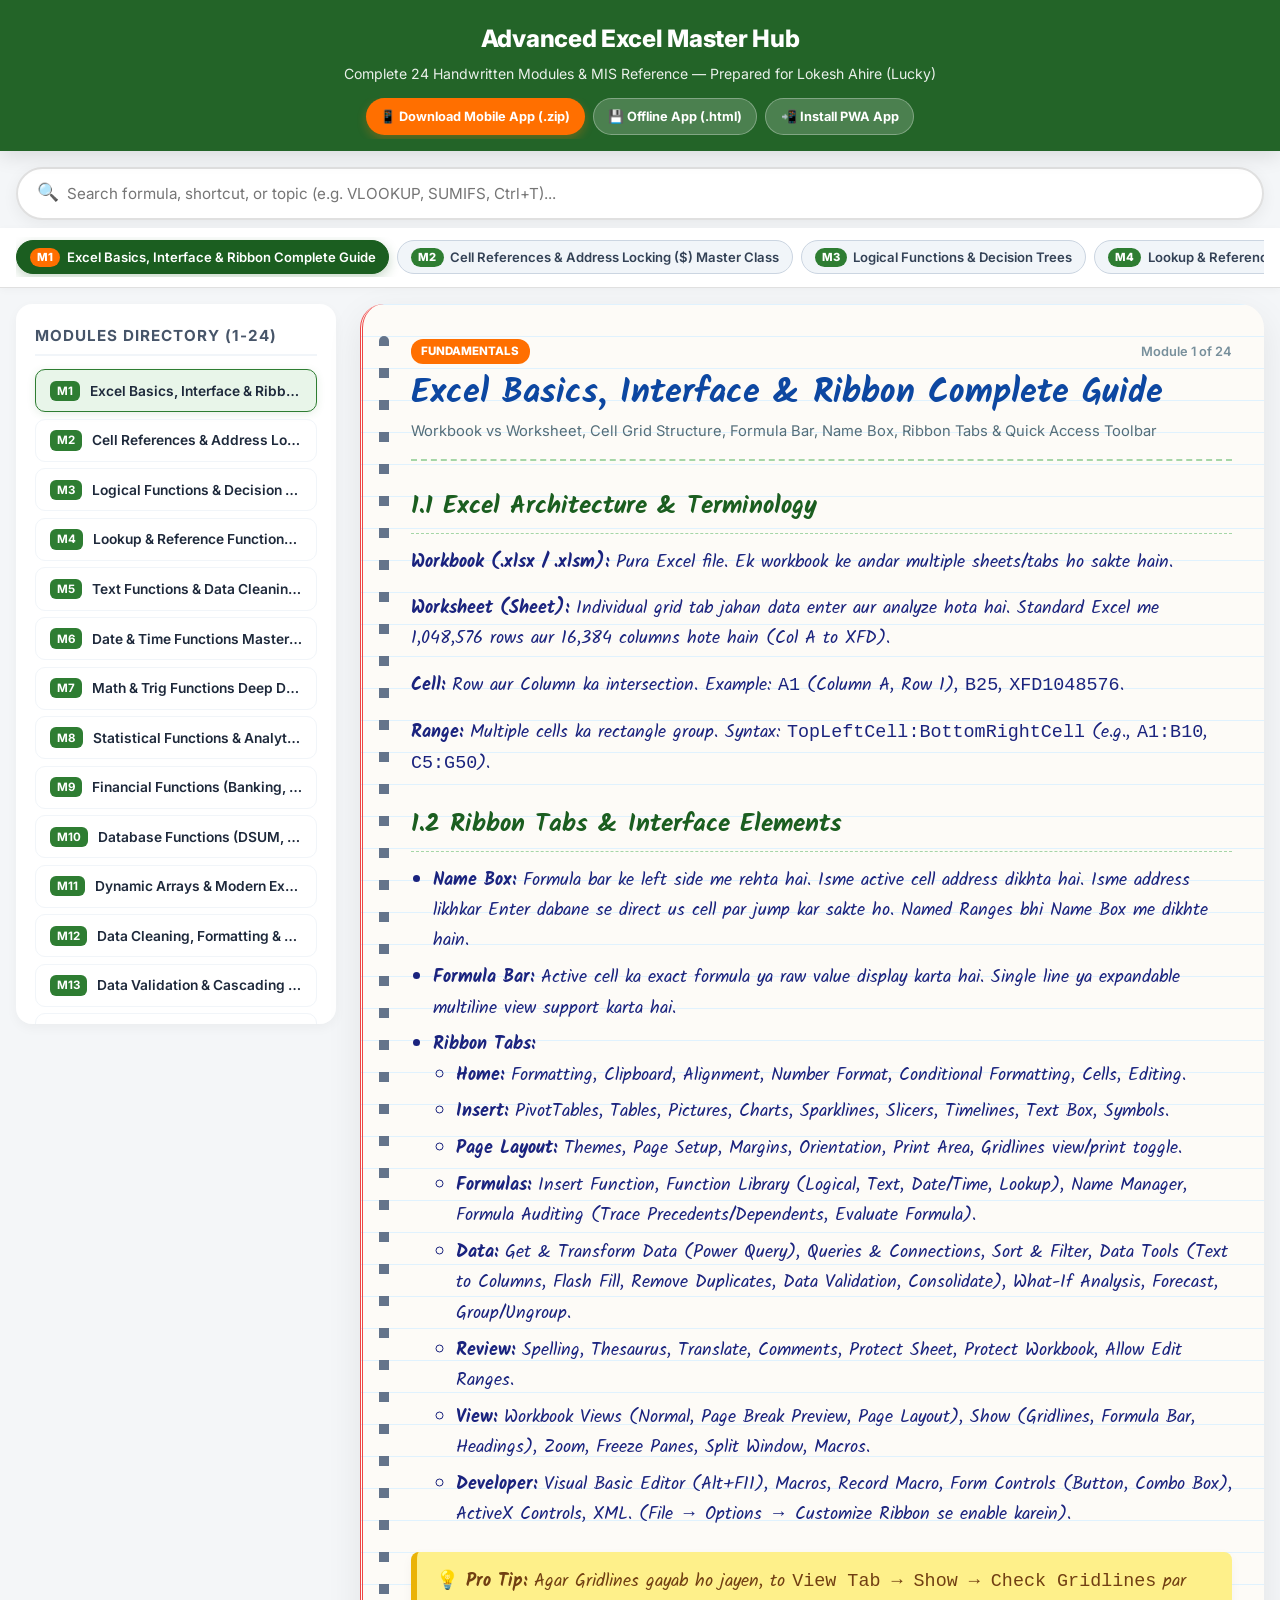
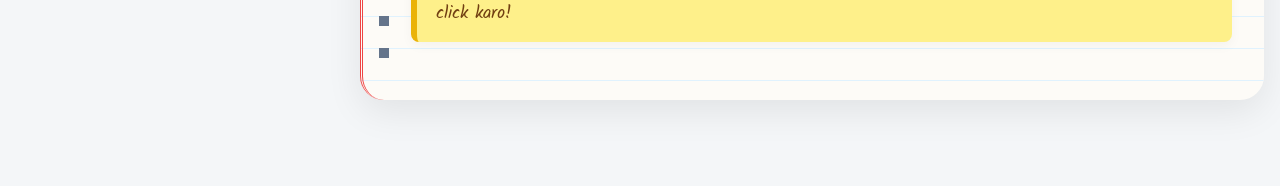
<file: index.html>
<!DOCTYPE html>
<html lang="en">
<head>
  <meta charset="UTF-8" />
  <meta name="viewport" content="width=device-width, initial-scale=1.0, maximum-scale=1.0, user-scalable=no" />
  <title>Advanced Excel Master Hub — Lokesh Ahire (Lucky)</title>
  <link rel="manifest" href="manifest.json" />
  <meta name="theme-color" content="#1b5e20" />
  <link rel="preconnect" href="https://fonts.googleapis.com">
  <link rel="preconnect" href="https://fonts.gstatic.com" crossorigin>
  <link href="https://fonts.googleapis.com/css2?family=Caveat:wght@600;700&family=Inter:wght@400;500;600;700;800&family=Kalam:wght@400;700&family=Fira+Code:wght@400;600&display=swap" rel="stylesheet">
  <style>
    :root {
      --bg-main: #f4f6f8;
      --bg-notebook: #fdfbf7;
      --primary: #1b5e20;
      --primary-gradient: linear-gradient(135deg, #1b5e20 0%, #004d40 100%);
      --accent-orange: #ff6f00;
      --accent-teal: #00897b;
      --text-dark: #1a237e;
      --text-muted: #546e7a;
      --line-color: #e0f2fe;
      --margin-line: #ef4444;
      --card-radius: 20px;
      --shadow-sm: 0 4px 12px rgba(0,0,0,0.04);
      --shadow-lg: 0 12px 36px rgba(0,0,0,0.08);
    }

    * { box-sizing: border-box; margin: 0; padding: 0; -webkit-tap-highlight-color: transparent; }
    
    body {
      font-family: 'Kalam', 'Caveat', cursive, sans-serif;
      background-color: var(--bg-main);
      color: #1a237e;
      line-height: 1.65;
      font-size: 1.15rem;
      padding-bottom: 70px;
    }

    /* Glassmorphism Header Bar */
    .app-header {
      background: rgba(27, 94, 32, 0.96);
      backdrop-filter: blur(12px);
      -webkit-backdrop-filter: blur(12px);
      color: #ffffff;
      padding: 1.2rem 1rem 0.8rem 1rem;
      text-align: center;
      position: sticky;
      top: 0;
      z-index: 1000;
      box-shadow: 0 4px 20px rgba(0,0,0,0.12);
    }

    .app-header h1 {
      font-family: 'Inter', sans-serif;
      font-size: 1.5rem;
      font-weight: 800;
      letter-spacing: -0.3px;
    }

    .app-header p {
      font-family: 'Inter', sans-serif;
      font-size: 0.88rem;
      opacity: 0.9;
      margin-top: 0.2rem;
    }

    /* Action Buttons Row */
    .action-row {
      display: flex;
      gap: 0.5rem;
      justify-content: center;
      margin-top: 0.8rem;
      overflow-x: auto;
      padding-bottom: 0.2rem;
    }

    .btn {
      font-family: 'Inter', sans-serif;
      font-size: 0.8rem;
      font-weight: 700;
      padding: 0.45rem 0.9rem;
      border-radius: 20px;
      border: none;
      cursor: pointer;
      text-decoration: none;
      transition: all 0.2s ease;
      white-space: nowrap;
      display: inline-flex;
      align-items: center;
      gap: 0.3rem;
    }

    .btn-orange { background: var(--accent-orange); color: #fff; box-shadow: 0 4px 10px rgba(255,111,0,0.3); }
    .btn-glass { background: rgba(255,255,255,0.18); color: #fff; border: 1px solid rgba(255,255,255,0.3); }
    .btn:active { transform: scale(0.96); }

    /* Search & Filter Bar */
    .search-container {
      max-width: 1300px;
      margin: 1rem auto 0.5rem auto;
      padding: 0 1rem;
    }

    .search-box {
      display: flex;
      align-items: center;
      background: #ffffff;
      border-radius: 30px;
      padding: 0.6rem 1.2rem;
      box-shadow: 0 4px 16px rgba(0,0,0,0.06);
      border: 2px solid #e0e0e0;
      transition: all 0.2s ease;
    }

    .search-box:focus-within {
      border-color: #2e7d32;
      box-shadow: 0 4px 20px rgba(46,125,50,0.15);
    }

    .search-input {
      border: none;
      outline: none;
      width: 100%;
      font-family: 'Inter', sans-serif;
      font-size: 0.95rem;
      margin-left: 0.5rem;
      background: transparent;
    }

    /* Mobile Pill Scroll Navigation Carousel */
    .pill-carousel-wrapper {
      background: #ffffff;
      border-bottom: 1px solid #e0e0e0;
      padding: 0.6rem 1rem;
      position: sticky;
      top: 105px;
      z-index: 900;
      box-shadow: 0 2px 8px rgba(0,0,0,0.03);
    }

    .pill-carousel {
      display: flex;
      gap: 0.5rem;
      overflow-x: auto;
      scrollbar-width: none;
      -ms-overflow-style: none;
      padding: 0.2rem 0;
    }
    .pill-carousel::-webkit-scrollbar { display: none; }

    .mod-pill-btn {
      flex-shrink: 0;
      background: #f1f5f9;
      border: 1px solid #cbd5e1;
      border-radius: 20px;
      padding: 0.4rem 0.8rem;
      cursor: pointer;
      display: flex;
      align-items: center;
      gap: 0.4rem;
      transition: all 0.25s ease;
    }

    .mod-pill-btn.active {
      background: #1b5e20;
      border-color: #1b5e20;
      box-shadow: 0 4px 12px rgba(27,94,32,0.25);
    }

    .pill-badge {
      background: #2e7d32;
      color: #ffffff;
      font-family: 'Inter', sans-serif;
      font-size: 0.7rem;
      font-weight: 800;
      padding: 0.15rem 0.45rem;
      border-radius: 10px;
    }
    .mod-pill-btn.active .pill-badge { background: #ff6f00; }

    .pill-text {
      font-family: 'Inter', sans-serif;
      font-size: 0.82rem;
      font-weight: 600;
      color: #334155;
    }
    .mod-pill-btn.active .pill-text { color: #ffffff; }

    /* Layout Structure */
    .app-layout {
      display: flex;
      max-width: 1400px;
      margin: 1rem auto;
      gap: 1.5rem;
      padding: 0 1rem;
    }

    /* Desktop Sidebar */
    .desktop-sidebar {
      width: 320px;
      flex-shrink: 0;
      background: #ffffff;
      border-radius: 16px;
      padding: 1.2rem;
      box-shadow: var(--shadow-sm);
      max-height: calc(100vh - 180px);
      overflow-y: auto;
      position: sticky;
      top: 170px;
    }

    .desktop-sidebar h3 {
      font-family: 'Inter', sans-serif;
      font-size: 0.95rem;
      color: #475569;
      text-transform: uppercase;
      letter-spacing: 1px;
      margin-bottom: 0.8rem;
      padding-bottom: 0.4rem;
      border-bottom: 2px solid #f1f5f9;
    }

    .sidebar-btn {
      width: 100%;
      text-align: left;
      background: none;
      border: 1px solid #f1f5f9;
      padding: 0.65rem 0.85rem;
      border-radius: 10px;
      margin-bottom: 0.4rem;
      cursor: pointer;
      transition: all 0.2s ease;
      display: flex;
      align-items: center;
      gap: 0.6rem;
    }

    .sidebar-btn:hover { background: #f8fafc; border-color: #cbd5e1; }
    .sidebar-btn.active {
      background: #e8f5e9;
      border-color: #2e7d32;
      box-shadow: 0 2px 8px rgba(46,125,50,0.12);
    }

    .mod-num {
      background: #2e7d32;
      color: #ffffff;
      font-family: 'Inter', sans-serif;
      font-size: 0.72rem;
      font-weight: 700;
      padding: 0.2rem 0.45rem;
      border-radius: 6px;
      flex-shrink: 0;
    }

    .mod-name {
      font-family: 'Inter', sans-serif;
      font-size: 0.86rem;
      font-weight: 600;
      color: #1e293b;
      white-space: nowrap;
      overflow: hidden;
      text-overflow: ellipsis;
    }

    /* Notebook Content Container */
    .main-notebook {
      flex-grow: 1;
      min-width: 0;
    }

    .notebook-paper {
      background-color: var(--bg-notebook);
      background-image: linear-gradient(var(--line-color) 1px, transparent 1px);
      background-size: 100% 2rem;
      border-radius: 24px;
      padding: 2.2rem 2rem 2.2rem 3rem;
      box-shadow: var(--shadow-lg);
      position: relative;
      border-left: 3px double var(--margin-line);
    }

    /* Notebook Spiral Binding */
    .notebook-paper::before {
      content: '';
      position: absolute;
      left: 1rem;
      top: 2rem;
      bottom: 2rem;
      width: 10px;
      background-image: repeating-linear-gradient(to bottom, #64748b 0, #64748b 10px, transparent 10px, transparent 2rem);
      border-radius: 5px;
    }

    .module-card { display: none; }
    .module-card.active { display: block; animation: fadeIn 0.3s ease; }

    @keyframes fadeIn {
      from { opacity: 0; transform: translateY(6px); }
      to { opacity: 1; transform: translateY(0); }
    }

    .module-header {
      border-bottom: 2px dashed #a5d6a7;
      padding-bottom: 1rem;
      margin-bottom: 1.5rem;
    }

    .mod-tag {
      background: var(--accent-orange);
      color: #ffffff;
      font-family: 'Inter', sans-serif;
      font-size: 0.72rem;
      font-weight: 800;
      text-transform: uppercase;
      padding: 0.2rem 0.65rem;
      border-radius: 12px;
    }

    .module-header h2 {
      font-family: 'Kalam', cursive;
      font-size: 2.1rem;
      color: #0d47a1;
      font-weight: 700;
      line-height: 1.25;
      margin-top: 0.4rem;
    }

    .mod-desc {
      font-family: 'Inter', sans-serif;
      font-size: 0.92rem;
      color: var(--text-muted);
      margin-top: 0.3rem;
    }

    .module-body h3 {
      font-family: 'Kalam', cursive;
      font-size: 1.55rem;
      color: #1b5e20;
      margin: 1.6rem 0 0.8rem 0;
      border-bottom: 1px dashed #a5d6a7;
      padding-bottom: 0.3rem;
    }

    .module-body p, .module-body ul, .module-body ol { margin-bottom: 1rem; }
    .module-body ul, .module-body ol { padding-left: 1.4rem; }
    .module-body li { margin-bottom: 0.4rem; }

    /* Handwritten Code Box */
    .code-snippet {
      background: #0f172a;
      color: #4ade80;
      font-family: 'Fira Code', monospace;
      font-size: 0.9rem;
      padding: 0.9rem 1.2rem;
      border-radius: 12px;
      margin: 1rem 0;
      overflow-x: auto;
      box-shadow: inset 0 2px 6px rgba(0,0,0,0.6);
    }
    .code-snippet .comment { color: #94a3b8; font-style: italic; }

    /* Tables */
    .notes-table {
      width: 100%;
      border-collapse: collapse;
      margin: 1.2rem 0;
      background: #ffffff;
      border-radius: 12px;
      overflow: hidden;
      box-shadow: 0 2px 10px rgba(0,0,0,0.04);
    }

    .notes-table th, .notes-table td {
      padding: 0.75rem 0.9rem;
      text-align: left;
      border-bottom: 1px solid #f1f5f9;
      font-family: 'Inter', sans-serif;
      font-size: 0.88rem;
    }

    .notes-table th { background: #1b5e20; color: #ffffff; font-weight: 600; }
    .notes-table tr:nth-child(even) { background: #f8fafc; }

    /* Sticky Callout Box */
    .note-box {
      background: #fef08a;
      border-left: 6px solid #eab308;
      padding: 0.9rem 1.2rem;
      border-radius: 8px;
      margin: 1.4rem 0;
      font-family: 'Kalam', cursive;
      font-size: 1.15rem;
      color: #713f12;
      box-shadow: 0 4px 12px rgba(0,0,0,0.04);
    }

    /* Mobile Floating Bottom Bar */
    .mobile-bottom-bar {
      display: none;
      position: fixed;
      bottom: 0;
      left: 0;
      right: 0;
      background: rgba(255,255,255,0.95);
      backdrop-filter: blur(12px);
      -webkit-backdrop-filter: blur(12px);
      border-top: 1px solid #e2e8f0;
      padding: 0.5rem 1rem;
      z-index: 2000;
      box-shadow: 0 -4px 16px rgba(0,0,0,0.08);
      justify-content: space-around;
      align-items: center;
    }

    .nav-item {
      display: flex;
      flex-direction: column;
      align-items: center;
      background: none;
      border: none;
      color: #64748b;
      font-family: 'Inter', sans-serif;
      font-size: 0.7rem;
      font-weight: 600;
      cursor: pointer;
    }
    .nav-item.active { color: #1b5e20; }
    .nav-icon { font-size: 1.2rem; margin-bottom: 0.1rem; }

    /* Responsive Queries */
    @media (max-width: 900px) {
      .desktop-sidebar { display: none; }
      .app-layout { padding: 0 0.6rem; }
      .notebook-paper { padding: 1.5rem 1rem 1.5rem 2rem; border-radius: 16px; }
      .notebook-paper::before { left: 0.5rem; }
      .mobile-bottom-bar { display: flex; }
      .module-header h2 { font-size: 1.7rem; }
      .notes-table th, .notes-table td { padding: 0.6rem; font-size: 0.82rem; }
    }
  </style>
</head>
<body>

  <!-- Glassmorphism Top Header Bar -->
  <header class="app-header">
    <h1>Advanced Excel Master Hub</h1>
    <p>Complete 24 Handwritten Modules & MIS Reference — Prepared for Lokesh Ahire (Lucky)</p>
    <div class="action-row">
      <a href="Excel_Notes_Mobile_App.zip" download class="btn btn-orange">📱 Download Mobile App (.zip)</a>
      <a href="Excel_Notes_Offline_App.html" download class="btn btn-glass">💾 Offline App (.html)</a>
      <button class="btn btn-glass" onclick="installPWA()">📲 Install PWA App</button>
    </div>
  </header>

  <!-- Search Bar -->
  <div class="search-container">
    <div class="search-box">
      <span style="font-size:1.1rem;">🔍</span>
      <input type="text" id="searchInput" class="search-input" placeholder="Search formula, shortcut, or topic (e.g. VLOOKUP, SUMIFS, Ctrl+T)..." onkeyup="filterContent()" />
    </div>
  </div>

  <!-- Mobile Horizontal Scroll Pill Carousel -->
  <div class="pill-carousel-wrapper">
    <div class="pill-carousel" id="pillContainer">
      
  <button class="mod-pill-btn" id="btn-mod1" onclick="showModule('mod1')">
    <span class="pill-badge">M1</span>
    <span class="pill-text">Excel Basics, Interface & Ribbon Complete Guide</span>
  </button>

  <button class="mod-pill-btn" id="btn-mod2" onclick="showModule('mod2')">
    <span class="pill-badge">M2</span>
    <span class="pill-text">Cell References & Address Locking ($) Master Class</span>
  </button>

  <button class="mod-pill-btn" id="btn-mod3" onclick="showModule('mod3')">
    <span class="pill-badge">M3</span>
    <span class="pill-text">Logical Functions & Decision Trees</span>
  </button>

  <button class="mod-pill-btn" id="btn-mod4" onclick="showModule('mod4')">
    <span class="pill-badge">M4</span>
    <span class="pill-text">Lookup & Reference Functions Master Class</span>
  </button>

  <button class="mod-pill-btn" id="btn-mod5" onclick="showModule('mod5')">
    <span class="pill-badge">M5</span>
    <span class="pill-text">Text Functions & Data Cleaning Complete Reference</span>
  </button>

  <button class="mod-pill-btn" id="btn-mod6" onclick="showModule('mod6')">
    <span class="pill-badge">M6</span>
    <span class="pill-text">Date & Time Functions Master Class</span>
  </button>

  <button class="mod-pill-btn" id="btn-mod7" onclick="showModule('mod7')">
    <span class="pill-badge">M7</span>
    <span class="pill-text">Math & Trig Functions Deep Dive</span>
  </button>

  <button class="mod-pill-btn" id="btn-mod8" onclick="showModule('mod8')">
    <span class="pill-badge">M8</span>
    <span class="pill-text">Statistical Functions & Analytics</span>
  </button>

  <button class="mod-pill-btn" id="btn-mod9" onclick="showModule('mod9')">
    <span class="pill-badge">M9</span>
    <span class="pill-text">Financial Functions (Banking, EMI & Investment)</span>
  </button>

  <button class="mod-pill-btn" id="btn-mod10" onclick="showModule('mod10')">
    <span class="pill-badge">M10</span>
    <span class="pill-text">Database Functions (DSUM, DCOUNT, DAVERAGE...)</span>
  </button>

  <button class="mod-pill-btn" id="btn-mod11" onclick="showModule('mod11')">
    <span class="pill-badge">M11</span>
    <span class="pill-text">Dynamic Arrays & Modern Excel 365 Functions</span>
  </button>

  <button class="mod-pill-btn" id="btn-mod12" onclick="showModule('mod12')">
    <span class="pill-badge">M12</span>
    <span class="pill-text">Data Cleaning, Formatting & Transformation</span>
  </button>

  <button class="mod-pill-btn" id="btn-mod13" onclick="showModule('mod13')">
    <span class="pill-badge">M13</span>
    <span class="pill-text">Data Validation & Cascading Dropdowns</span>
  </button>

  <button class="mod-pill-btn" id="btn-mod14" onclick="showModule('mod14')">
    <span class="pill-badge">M14</span>
    <span class="pill-text">Conditional Formatting Master Class</span>
  </button>

  <button class="mod-pill-btn" id="btn-mod15" onclick="showModule('mod15')">
    <span class="pill-badge">M15</span>
    <span class="pill-text">PivotTables & PivotCharts Master Class</span>
  </button>

  <button class="mod-pill-btn" id="btn-mod16" onclick="showModule('mod16')">
    <span class="pill-badge">M16</span>
    <span class="pill-text">Advanced Visual Charts & Dynamic Dashboards</span>
  </button>

  <button class="mod-pill-btn" id="btn-mod17" onclick="showModule('mod17')">
    <span class="pill-badge">M17</span>
    <span class="pill-text">What-If Analysis & Optimization Solver</span>
  </button>

  <button class="mod-pill-btn" id="btn-mod18" onclick="showModule('mod18')">
    <span class="pill-badge">M18</span>
    <span class="pill-text">Power Query ETL (Data Cleaning & Transformation)</span>
  </button>

  <button class="mod-pill-btn" id="btn-mod19" onclick="showModule('mod19')">
    <span class="pill-badge">M19</span>
    <span class="pill-text">Power Pivot & Data Model (DAX Master Class)</span>
  </button>

  <button class="mod-pill-btn" id="btn-mod20" onclick="showModule('mod20')">
    <span class="pill-badge">M20</span>
    <span class="pill-text">Macros & VBA Automation Fundamentals</span>
  </button>

  <button class="mod-pill-btn" id="btn-mod21" onclick="showModule('mod21')">
    <span class="pill-badge">M21</span>
    <span class="pill-text">Protection, Security & Collaboration</span>
  </button>

  <button class="mod-pill-btn" id="btn-mod22" onclick="showModule('mod22')">
    <span class="pill-badge">M22</span>
    <span class="pill-text">105 Essential Keyboard Shortcuts Master List</span>
  </button>

  <button class="mod-pill-btn" id="btn-mod23" onclick="showModule('mod23')">
    <span class="pill-badge">M23</span>
    <span class="pill-text">Complete Excel Error Troubleshooting Cheat Sheet</span>
  </button>

  <button class="mod-pill-btn" id="btn-mod24" onclick="showModule('mod24')">
    <span class="pill-badge">M24</span>
    <span class="pill-text">100 MIS Data Analyst Practical Real-World Case Studies</span>
  </button>

    </div>
  </div>

  <!-- Main App Layout -->
  <div class="app-layout">
    
    <!-- Desktop Sidebar -->
    <aside class="desktop-sidebar">
      <h3>Modules Directory (1-24)</h3>
      <div id="sidebarContainer">
        
  <button class="sidebar-btn" id="sbtn-mod1" onclick="showModule('mod1')">
    <span class="mod-num">M1</span>
    <span class="mod-name">Excel Basics, Interface & Ribbon Complete Guide</span>
  </button>

  <button class="sidebar-btn" id="sbtn-mod2" onclick="showModule('mod2')">
    <span class="mod-num">M2</span>
    <span class="mod-name">Cell References & Address Locking ($) Master Class</span>
  </button>

  <button class="sidebar-btn" id="sbtn-mod3" onclick="showModule('mod3')">
    <span class="mod-num">M3</span>
    <span class="mod-name">Logical Functions & Decision Trees</span>
  </button>

  <button class="sidebar-btn" id="sbtn-mod4" onclick="showModule('mod4')">
    <span class="mod-num">M4</span>
    <span class="mod-name">Lookup & Reference Functions Master Class</span>
  </button>

  <button class="sidebar-btn" id="sbtn-mod5" onclick="showModule('mod5')">
    <span class="mod-num">M5</span>
    <span class="mod-name">Text Functions & Data Cleaning Complete Reference</span>
  </button>

  <button class="sidebar-btn" id="sbtn-mod6" onclick="showModule('mod6')">
    <span class="mod-num">M6</span>
    <span class="mod-name">Date & Time Functions Master Class</span>
  </button>

  <button class="sidebar-btn" id="sbtn-mod7" onclick="showModule('mod7')">
    <span class="mod-num">M7</span>
    <span class="mod-name">Math & Trig Functions Deep Dive</span>
  </button>

  <button class="sidebar-btn" id="sbtn-mod8" onclick="showModule('mod8')">
    <span class="mod-num">M8</span>
    <span class="mod-name">Statistical Functions & Analytics</span>
  </button>

  <button class="sidebar-btn" id="sbtn-mod9" onclick="showModule('mod9')">
    <span class="mod-num">M9</span>
    <span class="mod-name">Financial Functions (Banking, EMI & Investment)</span>
  </button>

  <button class="sidebar-btn" id="sbtn-mod10" onclick="showModule('mod10')">
    <span class="mod-num">M10</span>
    <span class="mod-name">Database Functions (DSUM, DCOUNT, DAVERAGE...)</span>
  </button>

  <button class="sidebar-btn" id="sbtn-mod11" onclick="showModule('mod11')">
    <span class="mod-num">M11</span>
    <span class="mod-name">Dynamic Arrays & Modern Excel 365 Functions</span>
  </button>

  <button class="sidebar-btn" id="sbtn-mod12" onclick="showModule('mod12')">
    <span class="mod-num">M12</span>
    <span class="mod-name">Data Cleaning, Formatting & Transformation</span>
  </button>

  <button class="sidebar-btn" id="sbtn-mod13" onclick="showModule('mod13')">
    <span class="mod-num">M13</span>
    <span class="mod-name">Data Validation & Cascading Dropdowns</span>
  </button>

  <button class="sidebar-btn" id="sbtn-mod14" onclick="showModule('mod14')">
    <span class="mod-num">M14</span>
    <span class="mod-name">Conditional Formatting Master Class</span>
  </button>

  <button class="sidebar-btn" id="sbtn-mod15" onclick="showModule('mod15')">
    <span class="mod-num">M15</span>
    <span class="mod-name">PivotTables & PivotCharts Master Class</span>
  </button>

  <button class="sidebar-btn" id="sbtn-mod16" onclick="showModule('mod16')">
    <span class="mod-num">M16</span>
    <span class="mod-name">Advanced Visual Charts & Dynamic Dashboards</span>
  </button>

  <button class="sidebar-btn" id="sbtn-mod17" onclick="showModule('mod17')">
    <span class="mod-num">M17</span>
    <span class="mod-name">What-If Analysis & Optimization Solver</span>
  </button>

  <button class="sidebar-btn" id="sbtn-mod18" onclick="showModule('mod18')">
    <span class="mod-num">M18</span>
    <span class="mod-name">Power Query ETL (Data Cleaning & Transformation)</span>
  </button>

  <button class="sidebar-btn" id="sbtn-mod19" onclick="showModule('mod19')">
    <span class="mod-num">M19</span>
    <span class="mod-name">Power Pivot & Data Model (DAX Master Class)</span>
  </button>

  <button class="sidebar-btn" id="sbtn-mod20" onclick="showModule('mod20')">
    <span class="mod-num">M20</span>
    <span class="mod-name">Macros & VBA Automation Fundamentals</span>
  </button>

  <button class="sidebar-btn" id="sbtn-mod21" onclick="showModule('mod21')">
    <span class="mod-num">M21</span>
    <span class="mod-name">Protection, Security & Collaboration</span>
  </button>

  <button class="sidebar-btn" id="sbtn-mod22" onclick="showModule('mod22')">
    <span class="mod-num">M22</span>
    <span class="mod-name">105 Essential Keyboard Shortcuts Master List</span>
  </button>

  <button class="sidebar-btn" id="sbtn-mod23" onclick="showModule('mod23')">
    <span class="mod-num">M23</span>
    <span class="mod-name">Complete Excel Error Troubleshooting Cheat Sheet</span>
  </button>

  <button class="sidebar-btn" id="sbtn-mod24" onclick="showModule('mod24')">
    <span class="mod-num">M24</span>
    <span class="mod-name">100 MIS Data Analyst Practical Real-World Case Studies</span>
  </button>

      </div>
    </aside>

    <!-- Main Notebook Area -->
    <main class="main-notebook">
      <div class="notebook-paper">
        
  <article id="mod1" class="module-card">
    <div class="module-header">
      <div style="display:flex; align-items:center; justify-content:space-between; gap:0.5rem; margin-bottom:0.5rem;">
        <span class="mod-tag">Fundamentals</span>
        <span style="font-family:'Inter',sans-serif; font-size:0.8rem; color:#78909c; font-weight:600;">Module 1 of 24</span>
      </div>
      <h2>Excel Basics, Interface & Ribbon Complete Guide</h2>
      <p class="mod-desc">Workbook vs Worksheet, Cell Grid Structure, Formula Bar, Name Box, Ribbon Tabs & Quick Access Toolbar</p>
    </div>
    <div class="module-body">
      
      <h3>1.1 Excel Architecture & Terminology</h3>
      <p><b>Workbook (.xlsx / .xlsm):</b> Pura Excel file. Ek workbook ke andar multiple sheets/tabs ho sakte hain.</p>
      <p><b>Worksheet (Sheet):</b> Individual grid tab jahan data enter aur analyze hota hai. Standard Excel me 1,048,576 rows aur 16,384 columns hote hain (Col A to XFD).</p>
      <p><b>Cell:</b> Row aur Column ka intersection. Example: <code>A1</code> (Column A, Row 1), <code>B25</code>, <code>XFD1048576</code>.</p>
      <p><b>Range:</b> Multiple cells ka rectangle group. Syntax: <code>TopLeftCell:BottomRightCell</code> (e.g., <code>A1:B10</code>, <code>C5:G50</code>).</p>
      
      <h3>1.2 Ribbon Tabs & Interface Elements</h3>
      <ul>
        <li><b>Name Box:</b> Formula bar ke left side me rehta hai. Isme active cell address dikhta hai. Isme address likhkar Enter dabane se direct us cell par jump kar sakte ho. Named Ranges bhi Name Box me dikhte hain.</li>
        <li><b>Formula Bar:</b> Active cell ka exact formula ya raw value display karta hai. Single line ya expandable multiline view support karta hai.</li>
        <li><b>Ribbon Tabs:</b>
          <ul>
            <li><b>Home:</b> Formatting, Clipboard, Alignment, Number Format, Conditional Formatting, Cells, Editing.</li>
            <li><b>Insert:</b> PivotTables, Tables, Pictures, Charts, Sparklines, Slicers, Timelines, Text Box, Symbols.</li>
            <li><b>Page Layout:</b> Themes, Page Setup, Margins, Orientation, Print Area, Gridlines view/print toggle.</li>
            <li><b>Formulas:</b> Insert Function, Function Library (Logical, Text, Date/Time, Lookup), Name Manager, Formula Auditing (Trace Precedents/Dependents, Evaluate Formula).</li>
            <li><b>Data:</b> Get & Transform Data (Power Query), Queries & Connections, Sort & Filter, Data Tools (Text to Columns, Flash Fill, Remove Duplicates, Data Validation, Consolidate), What-If Analysis, Forecast, Group/Ungroup.</li>
            <li><b>Review:</b> Spelling, Thesaurus, Translate, Comments, Protect Sheet, Protect Workbook, Allow Edit Ranges.</li>
            <li><b>View:</b> Workbook Views (Normal, Page Break Preview, Page Layout), Show (Gridlines, Formula Bar, Headings), Zoom, Freeze Panes, Split Window, Macros.</li>
            <li><b>Developer:</b> Visual Basic Editor (Alt+F11), Macros, Record Macro, Form Controls (Button, Combo Box), ActiveX Controls, XML. (File → Options → Customize Ribbon se enable karein).</li>
          </ul>
        </li>
      </ul>

      <div class="note-box">
        <b>💡 Pro Tip:</b> Agar Gridlines gayab ho jayen, to <code>View Tab → Show → Check Gridlines</code> par click karo!
      </div>
    
    </div>
  </article>

  <article id="mod2" class="module-card">
    <div class="module-header">
      <div style="display:flex; align-items:center; justify-content:space-between; gap:0.5rem; margin-bottom:0.5rem;">
        <span class="mod-tag">Core Formula Rules</span>
        <span style="font-family:'Inter',sans-serif; font-size:0.8rem; color:#78909c; font-weight:600;">Module 2 of 24</span>
      </div>
      <h2>Cell References & Address Locking ($) Master Class</h2>
      <p class="mod-desc">Relative (A1), Absolute ($A$1), Mixed ($A1 / A$1), 3-D References across Sheets & Structured Table References</p>
    </div>
    <div class="module-body">
      
      <h3>2.1 The 3 Types of Cell References</h3>
      <table class="notes-table">
        <thead>
          <tr>
            <th>Reference Type</th>
            <th>Syntax</th>
            <th>Behavior when Formula is Copied / Dragged</th>
            <th>Real World Use Case Example</th>
          </tr>
        </thead>
        <tbody>
          <tr>
            <td><b>Relative Reference</b></td>
            <td><code>A1</code></td>
            <td>Row aur Column dono change hote hain target direction ke mutabiq.</td>
            <td>Calculating Line Total: <code>=B2*C2</code> (Qty * Price) in row 2, dragged down to row 100.</td>
          </tr>
          <tr>
            <td><b>Absolute Reference</b></td>
            <td><code>$A$1</code></td>
            <td>Row aur Column dono COMPLETE LOCK (Fix) rehte hain. Kabhi change nahi hote.</td>
            <td>Fixed Tax Rate cell <code>$B$1</code> ko 1,000 different product rows me multiply karna: <code>=C2*$B$1</code>.</td>
          </tr>
          <tr>
            <td><b>Mixed (Col Lock)</b></td>
            <td><code>$A1</code></td>
            <td>Column A fix rehta hai, lekin Row (1, 2, 3...) change hoti hai.</td>
            <td>Multiplication matrix table ya horizontal VLOOKUP range lookup column lock.</td>
          </tr>
          <tr>
            <td><b>Mixed (Row Lock)</b></td>
            <td><code>A$1</code></td>
            <td>Row 1 fix rehti hai, lekin Column (A, B, C...) change hota hai.</td>
            <td>Column Header rate ya discount calculation jab formulas right side drag ho rahe hon.</td>
          </tr>
        </tbody>
      </table>

      <h3>2.2 The Magic Shortcut: F4</h3>
      <p>Formula editing mode me cell reference select karke <b>F4</b> key press karne se toggle hota hai:</p>
      <p><code>A1</code> → (F4) → <code>$A$1</code> → (F4) → <code>A$1</code> → (F4) → <code>$A1</code> → (F4) → <code>A1</code></p>

      <h3>2.3 3-D References Across Multiple Worksheets</h3>
      <p>Jab tumhe multiple identical sheets (e.g., Jan, Feb, Mar) ke same cell (e.g., B10) ka sum nikalna ho:</p>
      <div class="code-snippet">=SUM(Jan:Mar!B10)</div>
      <p>Ye formula Jan, Feb aur Mar teeno sheets ke B10 cell ko auto-sum kar dega!</p>

      <h3>2.4 External Workbook References</h3>
      <p>Dusre workbook file se value link karna:</p>
      <div class="code-snippet">='[Annual_Report_2026.xlsx]Sales_Data'!$C$15</div>

      <h3>2.5 Structured References in Excel Tables (Ctrl+T)</h3>
      <p>Jab range ko Excel Table bana lete ho (Ctrl+T), to cell coordinates (B2:B100) ke bajaye column names use hote hain:</p>
      <div class="code-snippet">=SUM(SalesTable[Sales_Amount])</div>
      <div class="code-snippet">=[@Qty] * [@Price]  <span class="comment">-- Current row calculation</span></div>
    
    </div>
  </article>

  <article id="mod3" class="module-card">
    <div class="module-header">
      <div style="display:flex; align-items:center; justify-content:space-between; gap:0.5rem; margin-bottom:0.5rem;">
        <span class="mod-tag">Formulas & Logic</span>
        <span style="font-family:'Inter',sans-serif; font-size:0.8rem; color:#78909c; font-weight:600;">Module 3 of 24</span>
      </div>
      <h2>Logical Functions & Decision Trees</h2>
      <p class="mod-desc">IF, Nested IF, IFS, AND, OR, NOT, XOR, IFERROR, IFNA, SWITCH & IS-Information Functions</p>
    </div>
    <div class="module-body">
      
      <h3>3.1 Complete Logical Function Reference</h3>
      <table class="notes-table">
        <thead>
          <tr>
            <th>Function</th>
            <th>Syntax</th>
            <th>Description & Logic</th>
            <th>Example Formula</th>
          </tr>
        </thead>
        <tbody>
          <tr>
            <td><b>IF</b></td>
            <td><code>=IF(cond, val_if_true, val_if_false)</code></td>
            <td>Ek single condition test karta hai. True hone pe first value, false hone pe second.</td>
            <td><code>=IF(B2>=40, "Pass", "Fail")</code></td>
          </tr>
          <tr>
            <td><b>Nested IF</b></td>
            <td><code>=IF(c1, v1, IF(c2, v2, v3))</code></td>
            <td>Multiple conditions check karne ke liye IF ke andar IF (Old method).</td>
            <td><code>=IF(A2>=90,"A",IF(A2>=75,"B","C"))</code></td>
          </tr>
          <tr>
            <td><b>IFS</b></td>
            <td><code>=IFS(c1, v1, c2, v2, ...)</code></td>
            <td>Nested IF ka modern replacement (Excel 2019/365). Multiple conditions clean likho.</td>
            <td><code>=IFS(A2>=90,"A",A2>=75,"B",A2>=50,"C",TRUE,"Fail")</code></td>
          </tr>
          <tr>
            <td><b>AND</b></td>
            <td><code>=AND(cond1, cond2, ...)</code></td>
            <td>Returns TRUE jab SABHI conditions TRUE hon. Ek bhi false to output FALSE.</td>
            <td><code>=IF(AND(Age>=18, Marks>=60), "Eligible", "Not Eligible")</code></td>
          </tr>
          <tr>
            <td><b>OR</b></td>
            <td><code>=OR(cond1, cond2, ...)</code></td>
            <td>Returns TRUE jab KAM SE KAM EK condition TRUE ho.</td>
            <td><code>=IF(OR(Dept="Sales", Dept="Mktg"), "Bonus 10%", "Bonus 5%")</code></td>
          </tr>
          <tr>
            <td><b>NOT</b></td>
            <td><code>=NOT(condition)</code></td>
            <td>Condition ka output reverse (flip) karta hai (TRUE → FALSE, FALSE → TRUE).</td>
            <td><code>=IF(NOT(Status="Completed"), "Pending Followup", "OK")</code></td>
          </tr>
          <tr>
            <td><b>IFERROR</b></td>
            <td><code>=IFERROR(formula, value_if_error)</code></td>
            <td>Formula me koi bhi error (#N/A, #VALUE!, #DIV/0!, #REF!) aane pe custom value dikhata hai.</td>
            <td><code>=IFERROR(VLOOKUP(A2, Data, 2, 0), "Data Missing")</code></td>
          </tr>
          <tr>
            <td><b>IFNA</b></td>
            <td><code>=IFNA(formula, value_if_na)</code></td>
            <td>Sirf #N/A error handle karta hai. Baaki errors ko pass hone deta hai debugging ke liye.</td>
            <td><code>=IFNA(XLOOKUP(A2, B:B, C:C), "Not Found")</code></td>
          </tr>
          <tr>
            <td><b>SWITCH</b></td>
            <td><code>=SWITCH(val, case1, res1, case2, res2, default)</code></td>
            <td>Value ko exact match list se compare karta hai (Modern alternative to IFS).</td>
            <td><code>=SWITCH(A2, 1, "Mon", 2, "Tue", 3, "Wed", "Invalid Day")</code></td>
          </tr>
        </tbody>
      </table>

      <h3>3.2 IS-Information Functions (Data Auditing)</h3>
      <ul>
        <li><code>=ISBLANK(cell)</code>: Cell empty hai to TRUE.</li>
        <li><code>=ISNUMBER(cell)</code>: Cell me valid number hai to TRUE.</li>
        <li><code>=ISTEXT(cell)</code>: Cell me text value hai to TRUE.</li>
        <li><code>=ISFORMULA(cell)</code>: Cell me formula written hai to TRUE.</li>
        <li><code>=ISERROR(cell)</code>: Koi bhi error ho to TRUE.</li>
      </ul>
    
    </div>
  </article>

  <article id="mod4" class="module-card">
    <div class="module-header">
      <div style="display:flex; align-items:center; justify-content:space-between; gap:0.5rem; margin-bottom:0.5rem;">
        <span class="mod-tag">Most Important Section</span>
        <span style="font-family:'Inter',sans-serif; font-size:0.8rem; color:#78909c; font-weight:600;">Module 4 of 24</span>
      </div>
      <h2>Lookup & Reference Functions Master Class</h2>
      <p class="mod-desc">VLOOKUP, HLOOKUP, XLOOKUP, INDEX+MATCH, XMATCH, OFFSET, INDIRECT, CHOOSE, LOOKUP, ROW, COLUMN, ADDRESS, TRANSPOSE</p>
    </div>
    <div class="module-body">
      
      <h3>4.1 VLOOKUP (Vertical Lookup)</h3>
      <div class="code-snippet">=VLOOKUP(lookup_value, table_array, col_index_num, [range_lookup])</div>
      <ul>
        <li><b>lookup_value:</b> Wo value jise search karna hai (e.g., EmpID A2).</li>
        <li><b>table_array:</b> Data table range jahan search karna hai. Rule: Search column hamesha Table Array ka 1st column hona chahiye!</li>
        <li><b>col_index_num:</b> Result column ka number (1, 2, 3...).</li>
        <li><b>range_lookup:</b> Hamesha <code>0</code> (ya <code>FALSE</code>) lagao Exact Match ke liye. <code>1</code> (<code>TRUE</code>) approximate match ke liye.</li>
      </ul>
      <p><b>VLOOKUP Limitations:</b> Sirf right-side ke columns lookup karta hai (Left Lookup nahi kar sakta). Target table me new column insert karne se <code>col_index_num</code> break ho jata hai.</p>

      <h3>4.2 XLOOKUP (Excel 365 / 2021+ Modern Lookup)</h3>
      <div class="code-snippet">=XLOOKUP(lookup_value, lookup_array, return_array, [if_not_found], [match_mode], [search_mode])</div>
      <ul>
        <li><b>lookup_array:</b> Sirf wo single column jisme search karna hai (e.g., <code>EmpDB[EmpID]</code>).</li>
        <li><b>return_array:</b> Sirf wo single column ya multiple columns jo return karne hain (e.g., <code>EmpDB[Salary]</code>).</li>
        <li><b>if_not_found:</b> Built-in error message string if value is missing (e.g., <code>"Employee Not Found"</code>). No need for IFERROR!</li>
      </ul>
      <p><b>Why XLOOKUP is Best:</b> Left and Right dono directions me kaam karta hai. Column insert hone par bhi nahi toot-ta. Default exact match hota hai.</p>

      <h3>4.3 INDEX + MATCH Combo (Professional Gold Standard)</h3>
      <div class="code-snippet">=INDEX(return_range, MATCH(lookup_value, lookup_range, 0))</div>
      <ul>
        <li><b>MATCH(lookup_val, lookup_range, 0):</b> Returns row position (number) of the item.</li>
        <li><b>INDEX(return_range, row_num):</b> Returns value at that row position from return range.</li>
      </ul>
      <p><b>Example:</b> EmpID se Employee Name (jo left column A me hai) fetch karna:</p>
      <div class="code-snippet">=INDEX(A2:A100, MATCH(E2, B2:B100, 0))</div>

      <h3>4.4 Advanced Lookup Functions Table</h3>
      <table class="notes-table">
        <thead>
          <tr>
            <th>Function</th>
            <th>Syntax</th>
            <th>Real World Usage Description</th>
          </tr>
        </thead>
        <tbody>
          <tr>
            <td><b>INDIRECT</b></td>
            <td><code>=INDIRECT(ref_text)</code></td>
            <td>Text string ko actual cell reference me convert karta hai. Dynamic sheet lookup aur dependent dropdowns ke liye best. Example: <code>=SUM(INDIRECT(A1 & "!B2:B10"))</code></td>
          </tr>
          <tr>
            <td><b>OFFSET</b></td>
            <td><code>=OFFSET(ref, rows, cols, [height], [width])</code></td>
            <td>Starting cell se X rows down aur Y cols right shift karke dynamic range banata hai. Dynamic Named Ranges sathi use hota hai.</td>
          </tr>
          <tr>
            <td><b>CHOOSE</b></td>
            <td><code>=CHOOSE(index_num, val1, val2, ...)</code></td>
            <td>Index number ke aadhar par value pick karta hai. Financial modeling me scenario switching ke liye use hota hai. Example: <code>=CHOOSE(B1, "Base", "Best", "Worst")</code></td>
          </tr>
          <tr>
            <td><b>XMATCH</b></td>
            <td><code>=XMATCH(val, range)</code></td>
            <td>Modern version of MATCH function. Reverse search (bottom-to-top) aur wildcard match easily karta hai.</td>
          </tr>
          <tr>
            <td><b>TRANSPOSE</b></td>
            <td><code>=TRANSPOSE(range)</code></td>
            <td>Rows ko Columns me aur Columns ko Rows me flip (rotate) karta hai dynamically.</td>
          </tr>
        </tbody>
      </table>
    
    </div>
  </article>

  <article id="mod5" class="module-card">
    <div class="module-header">
      <div style="display:flex; align-items:center; justify-content:space-between; gap:0.5rem; margin-bottom:0.5rem;">
        <span class="mod-tag">Data Cleaning</span>
        <span style="font-family:'Inter',sans-serif; font-size:0.8rem; color:#78909c; font-weight:600;">Module 5 of 24</span>
      </div>
      <h2>Text Functions & Data Cleaning Complete Reference</h2>
      <p class="mod-desc">LEFT, RIGHT, MID, LEN, TRIM, CLEAN, UPPER, LOWER, PROPER, CONCAT, TEXTJOIN, SUBSTITUTE, REPLACE, FIND, SEARCH, TEXT, VALUE, TEXTSPLIT, TEXTBEFORE, TEXTAFTER</p>
    </div>
    <div class="module-body">
      
      <h3>5.1 Text Manipulation & Cleaning Functions</h3>
      <table class="notes-table">
        <thead>
          <tr>
            <th>Function</th>
            <th>Syntax</th>
            <th>Description & Example</th>
          </tr>
        </thead>
        <tbody>
          <tr>
            <td><b>TRIM</b></td>
            <td><code>=TRIM(text)</code></td>
            <td>Words ke beech single space chhodkar aage, peeche aur beech ke sabhi EXTRA SPACES remove karta hai. Mandatory for VLOOKUP cleanup!</td>
          </tr>
          <tr>
            <td><b>CLEAN</b></td>
            <td><code>=CLEAN(text)</code></td>
            <td>Database import se aaye non-printable ASCII line-break characters (CHAR 0-31) delete karta hai.</td>
          </tr>
          <tr>
            <td><b>LEFT / RIGHT</b></td>
            <td><code>=LEFT(text, n)</code> / <code>=RIGHT(text, n)</code></td>
            <td>Start (Left) ya End (Right) se <code>n</code> characters extract karta hai. <code>=LEFT("IN-9081", 2) → "IN"</code></td>
          </tr>
          <tr>
            <td><b>MID</b></td>
            <td><code>=MID(text, start_num, num_chars)</code></td>
            <td>Text ke beech se specific position se characters nikalta hai. <code>=MID("EMP-4509-P", 5, 4) → "4509"</code></td>
          </tr>
          <tr>
            <td><b>LEN</b></td>
            <td><code>=LEN(text)</code></td>
            <td>Text ki Total Character Length count karke batata hai (spaces include karke).</td>
          </tr>
          <tr>
            <td><b>UPPER / LOWER / PROPER</b></td>
            <td><code>=PROPER(text)</code></td>
            <td>Text Case convert karta hai. PROPER: Every word ka 1st letter Capital karta hai (Names formatting ke liye best).</td>
          </tr>
          <tr>
            <td><b>TEXTJOIN</b></td>
            <td><code>=TEXTJOIN(delimiter, ignore_empty, range)</code></td>
            <td>Multiple cells ko specific delimiter (e.g. comma ", ") se join karta hai. Blank cells ignore karne ka option hota hai. <code>=TEXTJOIN(", ", TRUE, A2:A10)</code></td>
          </tr>
          <tr>
            <td><b>SUBSTITUTE</b></td>
            <td><code>=SUBSTITUTE(text, old_text, new_text, [instance])</code></td>
            <td>Text me jahan bhi <code>old_text</code> mile use <code>new_text</code> se replace karta hai. Example: <code>=SUBSTITUTE(A2, "-", "/")</code></td>
          </tr>
          <tr>
            <td><b>FIND vs SEARCH</b></td>
            <td><code>=FIND(find_text, within_text)</code></td>
            <td>Character ki exact numerical position batata hai. <b>FIND is Case-Sensitive</b> ("A" != "a"). <b>SEARCH is Case-Insensitive</b>.</td>
          </tr>
          <tr>
            <td><b>TEXT</b></td>
            <td><code>=TEXT(value, format_text)</code></td>
            <td>Number ya Date ko custom formatted string me convert karta hai. Example: <code>=TEXT(TODAY(), "dd-mmm-yyyy (dddd)") → "12-Sep-2026 (Saturday)"</code></td>
          </tr>
          <tr>
            <td><b>TEXTSPLIT (365)</b></td>
            <td><code>=TEXTSPLIT(text, col_delimiter)</code></td>
            <td>Delimited text ko spill karke multiple cells me divide karta hai (Text-to-Columns ka formula version).</td>
          </tr>
          <tr>
            <td><b>TEXTBEFORE / TEXTAFTER (365)</b></td>
            <td><code>=TEXTBEFORE(text, delimiter)</code></td>
            <td>Delimiter ke pehle ya baad ka saara text extract kar leta hai. Example: <code>=TEXTBEFORE("lokesh@gmail.com", "@") → "lokesh"</code></td>
          </tr>
        </tbody>
      </table>

      <div class="note-box">
        <b>💡 Real World Formula (Extract Domain from Email):</b><br/>
        <code>=MID(A2, FIND("@", A2)+1, LEN(A2))</code>
      </div>
    
    </div>
  </article>

  <article id="mod6" class="module-card">
    <div class="module-header">
      <div style="display:flex; align-items:center; justify-content:space-between; gap:0.5rem; margin-bottom:0.5rem;">
        <span class="mod-tag">Time Series Analysis</span>
        <span style="font-family:'Inter',sans-serif; font-size:0.8rem; color:#78909c; font-weight:600;">Module 6 of 24</span>
      </div>
      <h2>Date & Time Functions Master Class</h2>
      <p class="mod-desc">TODAY, NOW, DATE, TIME, DAY, MONTH, YEAR, HOUR, MINUTE, SECOND, EDATE, EOMONTH, DATEDIF, NETWORKDAYS, WORKDAY, WEEKDAY, WEEKNUM, YEARFRAC</p>
    </div>
    <div class="module-body">
      
      <h3>6.1 Excel Date System Fundamental</h3>
      <p>Excel me <b>Date ek Serial Number hoti hai</b> (1 = 1st January 1900). Time ek decimal fraction hota hai (0.5 = 12:00 PM Noon). Isliye dates ko directly subtract (subtract <code>End_Date - Start_Date</code>) karke days nikal sakte ho!</p>

      <h3>6.2 Date & Time Functions Reference</h3>
      <table class="notes-table">
        <thead>
          <tr>
            <th>Function</th>
            <th>Syntax</th>
            <th>Description & Utility</th>
          </tr>
        </thead>
        <tbody>
          <tr>
            <td><b>TODAY() / NOW()</b></td>
            <td><code>=TODAY()</code> / <code>=NOW()</code></td>
            <td>Current System Date / Current System Date & Time. Daily updating reports ke liye auto-dynamic reference.</td>
          </tr>
          <tr>
            <td><b>DATE</b></td>
            <td><code>=DATE(year, month, day)</code></td>
            <td>Year, Month aur Day numbers se valid Excel Date object construct karta hai. <code>=DATE(2026, 9, 12)</code></td>
          </tr>
          <tr>
            <td><b>DATEDIF</b></td>
            <td><code>=DATEDIF(start, end, unit)</code></td>
            <td>Do dates ke beech exact difference calculate karta hai. Units: <code>"Y"</code> (Years), <code>"M"</code> (Months), <code>"D"</code> (Days), <code>"YM"</code> (Remaining months).</td>
          </tr>
          <tr>
            <td><b>EDATE</b></td>
            <td><code>=EDATE(start_date, months)</code></td>
            <td>Start date me exact <code>X</code> months add ya subtract (negative value) karke date batata hai. Maturity date calculation ke liye.</td>
          </tr>
          <tr>
            <td><b>EOMONTH</b></td>
            <td><code>=EOMONTH(start_date, months)</code></td>
            <td>Given month ke exact last day (End of Month) ki date nikalta hai. <code>=EOMONTH(TODAY(), 0) → Last day of current month</code>.</td>
          </tr>
          <tr>
            <td><b>NETWORKDAYS</b></td>
            <td><code>=NETWORKDAYS(start, end, [holidays])</code></td>
            <td>Do dates ke beech ke <b>Working Days count</b> karta hai. Weekends (Saturday & Sunday) aur custom holidays list ko exclude karke!</td>
          </tr>
          <tr>
            <td><b>NETWORKDAYS.INTL</b></td>
            <td><code>=NETWORKDAYS.INTL(start, end, weekend, [holidays])</code></td>
            <td>Custom weekend configuration (e.g., sirf Sunday weekend, ya Friday/Saturday) ke sath working days calculate karta hai.</td>
          </tr>
          <tr>
            <td><b>WORKDAY</b></td>
            <td><code>=WORKDAY(start_date, days, [holidays])</code></td>
            <td>Start date se exact <code>X</code> working days baad ki target completion date nikalta hai. Project SLA delivery tracking sathi best!</td>
          </tr>
          <tr>
            <td><b>WEEKDAY</b></td>
            <td><code>=WEEKDAY(date, [return_type])</code></td>
            <td>Date ke din ka index number return karta hai (1=Sunday, 2=Monday...7=Saturday).</td>
          </tr>
          <tr>
            <td><b>YEARFRAC</b></td>
            <td><code>=YEARFRAC(start_date, end_date)</code></td>
            <td>Do dates ke beech ka fraction of year calculate karta hai (e.g., 1.5 years). Financial interest calculations sathi useful.</td>
          </tr>
        </tbody>
      </table>

      <div class="note-box">
        <b>🎂 Real World Age Calculation Formula:</b><br/>
        <code>=DATEDIF(DOB_Cell, TODAY(), "Y") & " Years, " & DATEDIF(DOB_Cell, TODAY(), "YM") & " Months"</code>
      </div>
    
    </div>
  </article>

  <article id="mod7" class="module-card">
    <div class="module-header">
      <div style="display:flex; align-items:center; justify-content:space-between; gap:0.5rem; margin-bottom:0.5rem;">
        <span class="mod-tag">Core Math Engine</span>
        <span style="font-family:'Inter',sans-serif; font-size:0.8rem; color:#78909c; font-weight:600;">Module 7 of 24</span>
      </div>
      <h2>Math & Trig Functions Deep Dive</h2>
      <p class="mod-desc">SUM, SUMIF, SUMIFS, SUMPRODUCT, SUBTOTAL, AGGREGATE, ABS, MOD, ROUND, ROUNDUP, ROUNDDOWN, INT, TRUNC, CEILING, FLOOR, MROUND, RAND, RANDBETWEEN</p>
    </div>
    <div class="module-body">
      
      <h3>7.1 Aggregation & Multi-Criteria Math Functions</h3>
      <table class="notes-table">
        <thead>
          <tr>
            <th>Function</th>
            <th>Syntax</th>
            <th>Description & Example Formula</th>
          </tr>
        </thead>
        <tbody>
          <tr>
            <td><b>SUMIF</b></td>
            <td><code>=SUMIF(range, criteria, [sum_range])</code></td>
            <td>Single condition ke basis par numbers sum karta hai. <code>=SUMIF(Region, "West", Sales)</code></td>
          </tr>
          <tr>
            <td><b>SUMIFS</b></td>
            <td><code>=SUMIFS(sum_range, crit_range1, crit1, crit_range2, crit2...)</code></td>
            <td><b>Multiple conditions (AND logic)</b> ke basis par sum karta hai. Note: Sum Range sabse PEHLE likha jata hai! <code>=SUMIFS(Sales, Region, "West", Status, "Completed")</code></td>
          </tr>
          <tr>
            <td><b>SUMPRODUCT</b></td>
            <td><code>=SUMPRODUCT(array1, array2...)</code></td>
            <td>Corresponding array elements ko multiply karke sum return karta hai. Helper columns ke bina multi-condition sum & weighted average sathi best! <code>=SUMPRODUCT(Qty_Range, Price_Range)</code></td>
          </tr>
          <tr>
            <td><b>SUBTOTAL</b></td>
            <td><code>=SUBTOTAL(function_num, range)</code></td>
            <td>AutoFilter lagane par <b>Hidden / Filtered-out rows ko IGNORE karke</b> sum/count calculate karta hai. Code <code>9</code> or <code>109</code> = SUM.</td>
          </tr>
          <tr>
            <td><b>AGGREGATE</b></td>
            <td><code>=AGGREGATE(function_num, options, array)</code></td>
            <td>SUBTOTAL se bhi powerful! Hidden rows ke sath-sath <b>Error values (#N/A) ko bhi ignore</b> karke final calculation karta hai. Option <code>6</code> = Ignore Error Values.</td>
          </tr>
          <tr>
            <td><b>MOD</b></td>
            <td><code>=MOD(number, divisor)</code></td>
            <td>Division ka Remainder return karta hai. Alternate row zebra striping (Conditional Formatting <code>MOD(ROW(),2)=0</code>) me use hota hai.</td>
          </tr>
          <tr>
            <td><b>ROUND / ROUNDUP / ROUNDDOWN</b></td>
            <td><code>=ROUND(number, num_digits)</code></td>
            <td>Decimal precision control karta hai. ROUNDUP: Hamesha upar round karta hai. ROUNDDOWN: Hamesha niche round karta hai. <code>=ROUND(123.456, 2) → 123.46</code></td>
          </tr>
          <tr>
            <td><b>MROUND</b></td>
            <td><code>=MROUND(number, multiple)</code></td>
            <td>Number ko specified multiple me round karta hai. Example: Price ko nearest 5 ya 10 ke multiple me round karna: <code>=MROUND(47, 5) → 45</code>.</td>
          </tr>
          <tr>
            <td><b>RAND / RANDBETWEEN</b></td>
            <td><code>=RANDBETWEEN(bottom, top)</code></td>
            <td>Specified Range me Random Integer numbers generate karta hai (Mock Data set tayar karne sathi useful). <code>=RANDBETWEEN(1000, 9999)</code></td>
          </tr>
        </tbody>
      </table>
    
    </div>
  </article>

  <article id="mod8" class="module-card">
    <div class="module-header">
      <div style="display:flex; align-items:center; justify-content:space-between; gap:0.5rem; margin-bottom:0.5rem;">
        <span class="mod-tag">Data Science & MIS</span>
        <span style="font-family:'Inter',sans-serif; font-size:0.8rem; color:#78909c; font-weight:600;">Module 8 of 24</span>
      </div>
      <h2>Statistical Functions & Analytics</h2>
      <p class="mod-desc">AVERAGE, AVERAGEIF, AVERAGEIFS, COUNT, COUNTA, COUNTBLANK, COUNTIF, COUNTIFS, MAX, MAXIFS, MIN, MINIFS, MEDIAN, MODE, LARGE, SMALL, RANK.EQ, FREQUENCY</p>
    </div>
    <div class="module-body">
      
      <h3>8.1 Complete Statistical Analytics Functions</h3>
      <table class="notes-table">
        <thead>
          <tr>
            <th>Function</th>
            <th>Syntax</th>
            <th>Description & Example Usage</th>
          </tr>
        </thead>
        <tbody>
          <tr>
            <td><b>COUNT vs COUNTA vs COUNTBLANK</b></td>
            <td><code>=COUNT(range)</code> / <code>=COUNTA(range)</code></td>
            <td>COUNT: Sirf NUMERIC cells count karta hai. COUNTA: Non-empty (Text + Numbers) cells count karta hai. COUNTBLANK: Khali cells count karta hai.</td>
          </tr>
          <tr>
            <td><b>COUNTIF / COUNTIFS</b></td>
            <td><code>=COUNTIFS(range1, crit1, range2, crit2...)</code></td>
            <td>Specified criteria ke basis par rows count karta hai. Example: Duplicate prevention rule <code>=COUNTIF($A$2:$A$100, A2)>1</code>.</td>
          </tr>
          <tr>
            <td><b>AVERAGEIF / AVERAGEIFS</b></td>
            <td><code>=AVERAGEIFS(avg_range, crit_range1, crit1...)</code></td>
            <td>Specified conditions match karne wali rows ka Average calculate karta hai.</td>
          </tr>
          <tr>
            <td><b>MAXIFS / MINIFS</b></td>
            <td><code>=MAXIFS(max_range, crit_range1, crit1...)</code></td>
            <td>Condition match karne wale group ka Maximum ya Minimum value nikalta hai. <code>=MAXIFS(Salary, Dept, "IT")</code></td>
          </tr>
          <tr>
            <td><b>LARGE / SMALL</b></td>
            <td><code>=LARGE(array, k)</code> / <code>=SMALL(array, k)</code></td>
            <td>Dataset me se <b>N-th Largest (Top 2nd, Top 3rd)</b> ya <b>N-th Smallest</b> value return karta hai. <code>=LARGE(Sales, 2) → 2nd Highest Sale</code>.</td>
          </tr>
          <tr>
            <td><b>RANK.EQ</b></td>
            <td><code>=RANK.EQ(number, ref, [order])</code></td>
            <td>List me specific number ki Rank (1st, 2nd, 3rd position) calculate karta hai. Order <code>0</code> = Descending (Highest number = Rank 1).</td>
          </tr>
          <tr>
            <td><b>MEDIAN / MODE.SNGL</b></td>
            <td><code>=MEDIAN(range)</code></td>
            <td>MEDIAN: Middlemost value (outliers bias handle karne sathi best). MODE: Sabse frequent repeated value.</td>
          </tr>
          <tr>
            <td><b>STDEV.S / VAR.S</b></td>
            <td><code>=STDEV.S(range)</code></td>
            <td>Sample Standard Deviation & Variance calculate karta hai (Risk & Volatility analysis in Finance & Quality Control).</td>
          </tr>
        </tbody>
      </table>
    
    </div>
  </article>

  <article id="mod9" class="module-card">
    <div class="module-header">
      <div style="display:flex; align-items:center; justify-content:space-between; gap:0.5rem; margin-bottom:0.5rem;">
        <span class="mod-tag">Finance & Accounting</span>
        <span style="font-family:'Inter',sans-serif; font-size:0.8rem; color:#78909c; font-weight:600;">Module 9 of 24</span>
      </div>
      <h2>Financial Functions (Banking, EMI & Investment)</h2>
      <p class="mod-desc">PMT, IPMT, PPMT, RATE, NPER, PV, FV, NPV, IRR, XNPV, XIRR, CUMIPMT, CUMPRINC</p>
    </div>
    <div class="module-body">
      
      <h3>9.1 Loan EMI & Investment Functions</h3>
      <table class="notes-table">
        <thead>
          <tr>
            <th>Function</th>
            <th>Syntax</th>
            <th>Real World Financial Use Case</th>
          </tr>
        </thead>
        <tbody>
          <tr>
            <td><b>PMT</b></td>
            <td><code>=PMT(rate, nper, pv, [fv])</code></td>
            <td><b>Loan EMI (Monthly Payment)</b> calculate karta hai. Note: Annual Interest Rate ko <code>12</code> se divide karo (<code>Rate/12</code>) aur Years ko 12 se multiply karo (<code>Years*12</code>)!</td>
          </tr>
          <tr>
            <td><b>IPMT</b></td>
            <td><code>=IPMT(rate, per, nper, pv)</code></td>
            <td>EMI ke andar specific period/month ka <b>Interest Component (Vyaj)</b> kitna hai wo batata hai.</td>
          </tr>
          <tr>
            <td><b>PPMT</b></td>
            <td><code>=PPMT(rate, per, nper, pv)</code></td>
            <td>EMI ke andar specific month ka <b>Principal Component (Mool)</b> kitna hai wo batata hai. (Note: <code>PMT = IPMT + PPMT</code>).</td>
          </tr>
          <tr>
            <td><b>FV</b></td>
            <td><code>=FV(rate, nper, pmt, [pv])</code></td>
            <td>SIP / Recurring Investment ki <b>Future Value (Maturity Amount)</b> calculate karta hai.</td>
          </tr>
          <tr>
            <td><b>NPV vs XNPV</b></td>
            <td><code>=XNPV(rate, values, dates)</code></td>
            <td>Net Present Value. NPV standard equal annual intervals ke liye. <b>XNPV irregular real-life dates</b> ke cashflows ke liye valuation karta hai.</td>
          </tr>
          <tr>
            <td><b>IRR vs XIRR</b></td>
            <td><code>=XIRR(values, dates, [guess])</code></td>
            <td>Internal Rate of Return (Annualized Return % of Project/SIP). XIRR is mandatory in Wealth Management & Private Equity!</td>
          </tr>
        </tbody>
      </table>

      <div class="note-box">
        <b>💰 Example Loan EMI Formula (₹5,000,000 Home Loan at 8.5% p.a. for 20 Years):</b><br/>
        <code>=PMT(8.5%/12, 20*12, -5000000) → ₹43,391 per month</code>
      </div>
    
    </div>
  </article>

  <article id="mod10" class="module-card">
    <div class="module-header">
      <div style="display:flex; align-items:center; justify-content:space-between; gap:0.5rem; margin-bottom:0.5rem;">
        <span class="mod-tag">Advanced Querying</span>
        <span style="font-family:'Inter',sans-serif; font-size:0.8rem; color:#78909c; font-weight:600;">Module 10 of 24</span>
      </div>
      <h2>Database Functions (DSUM, DCOUNT, DAVERAGE...)</h2>
      <p class="mod-desc">DSUM, DCOUNT, DCOUNTA, DAVERAGE, DMAX, DMIN, DGET for criteria-table driven database calculations</p>
    </div>
    <div class="module-body">
      
      <h3>10.1 Database Functions Architecture</h3>
      <p>Database Functions Excel ke internal mini-SQL engines hain. Ye pure table me se criteria-block range ke mutabiq dynamic aggregate karte hain. Sabhi Database functions <code>D</code> se start hote hain.</p>
      
      <div class="code-snippet">=DSUM(database_range, field_name, criteria_range)</div>
      
      <h3>10.2 Database Function Reference</h3>
      <ul>
        <li><b>DSUM:</b> Criteria table ke mutabiq total sum calculate karta hai.</li>
        <li><b>DAVERAGE:</b> Specified criteria matching rows ka average nikalta hai.</li>
        <li><b>DCOUNT / DCOUNTA:</b> Criteria match karne wale numerical ya text rows count karta hai.</li>
        <li><b>DMAX / DMIN:</b> Filtered Database criteria matching group ka Max/Min fetch karta hai.</li>
        <li><b>DGET:</b> Criteria matching exact single record extract karta hai (Lookup alternative).</li>
      </ul>
    
    </div>
  </article>

  <article id="mod11" class="module-card">
    <div class="module-header">
      <div style="display:flex; align-items:center; justify-content:space-between; gap:0.5rem; margin-bottom:0.5rem;">
        <span class="mod-tag">Modern Excel 365</span>
        <span style="font-family:'Inter',sans-serif; font-size:0.8rem; color:#78909c; font-weight:600;">Module 11 of 24</span>
      </div>
      <h2>Dynamic Arrays & Modern Excel 365 Functions</h2>
      <p class="mod-desc">UNIQUE, SORT, SORTBY, FILTER, SEQUENCE, RANDARRAY, Spill Operator, LET, LAMBDA, MAP, REDUCE, SCAN, BYROW, BYCOL</p>
    </div>
    <div class="module-body">
      
      <h3>11.1 The Spill Behavior & Spill Operator (#)</h3>
      <p>Modern Excel 365 me formulas <b>Array (Multiple Cells) return karte hain</b>. Jab tum ek cell me formula likhte ho, to results niche aur right me auto-spill hote hain. Spilled range ka reference lene ke liye <b># (Spill Range Operator)</b> use hota hai (e.g., <code>A2#</code>).</p>
      <p><b>#SPILL! Error:</b> Agar spill path me koi data cell block kar raha ho, to Excel #SPILL! error throw karta hai. Path clear karte hi error gayab ho jayega.</p>

      <h3>11.2 Modern Dynamic Array Functions Table</h3>
      <table class="notes-table">
        <thead>
          <tr>
            <th>Function</th>
            <th>Syntax</th>
            <th>Real World Example Formula</th>
          </tr>
        </thead>
        <tbody>
          <tr>
            <td><b>UNIQUE</b></td>
            <td><code>=UNIQUE(array)</code></td>
            <td>List me se Duplicates remove karke exact Unique items extract karta hai. <code>=UNIQUE(A2:A100)</code></td>
          </tr>
          <tr>
            <td><b>FILTER</b></td>
            <td><code>=FILTER(array, include, [if_empty])</code></td>
            <td>Condition ke basis par poore raw data table me se matching rows dynamically extract karke spill karta hai. <code>=FILTER(A2:D100, B2:B100="West", "No Data")</code></td>
          </tr>
          <tr>
            <td><b>SORT</b></td>
            <td><code>=SORT(array, [sort_index], [sort_order])</code></td>
            <td>Data ko specific column index ke basis pe Sort karta hai (1 = Ascending, -1 = Descending). <code>=SORT(A2:C100, 3, -1)</code></td>
          </tr>
          <tr>
            <td><b>SORTBY</b></td>
            <td><code>=SORTBY(array, by_array1, [order1]...)</code></td>
            <td>Ek range ko kisi dusre range/column ke basis pe sort karta hai. <code>=SORTBY(EmpNames, Salaries, -1)</code></td>
          </tr>
          <tr>
            <td><b>SEQUENCE</b></td>
            <td><code>=SEQUENCE(rows, [cols], [start], [step])</code></td>
            <td>Numbers ki custom series (1, 2, 3... 100) auto-generate karke array fill karta hai. <code>=SEQUENCE(10, 1, 100, 10)</code></td>
          </tr>
          <tr>
            <td><b>LET</b></td>
            <td><code>=LET(var1, val1, var2, val2, calculation)</code></td>
            <td>Formula ke andar temporary variables define karta hai. Complex nested formulas ki speed 10x badha deta hai!</td>
          </tr>
          <tr>
            <td><b>LAMBDA</b></td>
            <td><code>=LAMBDA(param1, param2, calculation)</code></td>
            <td>Bina VBA ke apna Custom Reusable Excel Function banata hai! Name Manager me save karke use kar sakte ho.</td>
          </tr>
        </tbody>
      </table>

      <div class="note-box">
        <b>🔥 Master Combo Formula (Filter + Sort + Unique):</b><br/>
        <code>=SORT(UNIQUE(FILTER(SalesDB[Customer], SalesDB[Amount]>50000)))</code>
      </div>
    
    </div>
  </article>

  <article id="mod12" class="module-card">
    <div class="module-header">
      <div style="display:flex; align-items:center; justify-content:space-between; gap:0.5rem; margin-bottom:0.5rem;">
        <span class="mod-tag">Data Wrangling</span>
        <span style="font-family:'Inter',sans-serif; font-size:0.8rem; color:#78909c; font-weight:600;">Module 12 of 24</span>
      </div>
      <h2>Data Cleaning, Formatting & Transformation</h2>
      <p class="mod-desc">Text to Columns, Flash Fill (Ctrl+E), Remove Duplicates, Consolidate, Custom Number Formatting rules</p>
    </div>
    <div class="module-body">
      
      <h3>12.1 Text to Columns Wizard</h3>
      <p>Data Tab → Text to Columns: Single column data ko delimiter (Comma, Tab, Space, Pipe |) ya Fixed Width ke basis par multiple columns me divide karna.</p>

      <h3>12.2 Flash Fill (Ctrl + E)</h3>
      <p>Excel ka AI Pattern Detector! First row me desired output manual type karo, phir agle cell me <b>Ctrl + E</b> press karo — Excel poore column me pattern pehchan kar auto-fill kar dega! (First Name, Last Name extraction, Phone formatting sathi best).</p>

      <h3>12.3 Custom Number Formatting Rules Architecture</h3>
      <p>Format Cells (Ctrl + 1) → Number → Custom. Custom format code ke 4 sections hote hain (Semicolon ; se separated):</p>
      <div class="code-snippet">POSITIVE_FORMAT ; NEGATIVE_FORMAT ; ZERO_FORMAT ; TEXT_FORMAT</div>
      
      <h4>Examples of Custom Format Codes:</h4>
      <ul>
        <li><code>#,##0.00;[Red](#,##0.00);"-" ;"Check"@</code> → Positive green/normal, Negative red with brackets, Zero hyphen, Text custom.</li>
        <li><code>[>=10000000]0.0,," Cr";[>=100000]0.0, " Lakh";0.0</code> → Automatic Lakhs & Crores formatting!</li>
        <li><code>dd-mmm-yyyy (dddd)</code> → 12-Sep-2026 (Saturday).</li>
        <li><code>"INR "#,##0</code> → Adds currency prefix dynamically without breaking math formulas!</li>
      </ul>
    
    </div>
  </article>

  <article id="mod13" class="module-card">
    <div class="module-header">
      <div style="display:flex; align-items:center; justify-content:space-between; gap:0.5rem; margin-bottom:0.5rem;">
        <span class="mod-tag">Data Quality Control</span>
        <span style="font-family:'Inter',sans-serif; font-size:0.8rem; color:#78909c; font-weight:600;">Module 13 of 24</span>
      </div>
      <h2>Data Validation & Cascading Dropdowns</h2>
      <p class="mod-desc">Dropdown Lists, Whole Numbers, Dates, Text Length, Custom Formula Rules & Dependent Cascading Dropdowns (=INDIRECT)</p>
    </div>
    <div class="module-body">
      
      <h3>13.1 Data Validation Setup & Types</h3>
      <p><b>Path:</b> Data Tab → Data Tools → Data Validation (Shortcut: <code>Alt + A + V + V</code>).</p>
      <ul>
        <li><b>List:</b> Dropdown List bananta hai. Source me comma-separated values (<code>Pending, Approved, Rejected</code>) ya cell range (<code>=$F$1:$F$5</code>) do.</li>
        <li><b>Whole Number / Decimal:</b> Input boundary restrict karta hai (e.g., Age 18 to 60 only).</li>
        <li><b>Date:</b> Restricted date window (e.g., Only future dates <code>>=TODAY()</code>).</li>
        <li><b>Text Length:</b> Restrict exact characters count (e.g., Mobile Number exactly 10 digits <code>LEN(A2)=10</code>).</li>
        <li><b>Custom Formula Rules:</b> Formula evaluation boolean TRUE hone par hi value accept hoti hai.</li>
      </ul>

      <h3>13.2 Formula Rules for Data Integrity</h3>
      <ul>
        <li><b>Prevent Duplicate Entries in Column A:</b><br/><code>=COUNTIF($A$2:$A$100, A2)=1</code></li>
        <li><b>Restrict Entry to Uppercase Letters Only:</b><br/><code>=EXACT(A2, UPPER(A2))</code></li>
        <li><b>Allow Entry Only If Total Budget Is Not Exceeded:</b><br/><code>=SUM($B$2:$B$50)<=1000000</code></li>
      </ul>

      <h3>13.3 Dependent (Cascading) Dropdown Lists</h3>
      <p>Jab Category select hone par Sub-Category Dropdown dynamically badalna chahiye (e.g., Country → City):</p>
      <ol>
        <li>Sub-categories ke cell ranges select karke Named Ranges banao (e.g., Named Range <code>India</code> = Delhi, Mumbai, Pune; Named Range <code>USA</code> = NY, LA, Chicago). Note: Named range ka naam exact Category value jaisa hona chahiye!</li>
        <li>1st Dropdown (Category) in Cell A2: Normal List of Countries.</li>
        <li>2nd Dropdown (City) in Cell B2: Select List, Source text box me ye formula dalo:<br/>
        <div class="code-snippet">=INDIRECT(A2)</div></li>
      </ol>
    
    </div>
  </article>

  <article id="mod14" class="module-card">
    <div class="module-header">
      <div style="display:flex; align-items:center; justify-content:space-between; gap:0.5rem; margin-bottom:0.5rem;">
        <span class="mod-tag">Visual Formatting</span>
        <span style="font-family:'Inter',sans-serif; font-size:0.8rem; color:#78909c; font-weight:600;">Module 14 of 24</span>
      </div>
      <h2>Conditional Formatting Master Class</h2>
      <p class="mod-desc">Highlight Rules, Top/Bottom, Data Bars, Color Scales, Icon Sets, Rule Hierarchy & Custom Formula Rules</p>
    </div>
    <div class="module-body">
      
      <h3>14.1 Custom Formula Rules in Conditional Formatting</h3>
      <p>Home Tab → Conditional Formatting → New Rule → <b>"Use a formula to determine which cells to format"</b>.</p>
      
      <table class="notes-table">
        <thead>
          <tr>
            <th>Desired Visualization Goal</th>
            <th>Custom Formula Logic</th>
            <th>Applies To Range</th>
          </tr>
        </thead>
        <tbody>
          <tr>
            <td>Highlight entire row if Status is "Pending"</td>
            <td><code>=$C2="Pending"</code></td>
            <td><code>=$A$2:$G$100</code></td>
          </tr>
          <tr>
            <td>Highlight rows with Overdue Deadlines</td>
            <td><code>=AND($D2<TODAY(), $E2<>"Completed")</code></td>
            <td><code>=$A$2:$E$100</code></td>
          </tr>
          <tr>
            <td>Highlight Duplicate rows as they are typed</td>
            <td><code>=COUNTIF($A$2:$A2, $A2)>1</code></td>
            <td><code>=$A$2:$A$500</code></td>
          </tr>
          <tr>
            <td>Alternate Row Zebra Striping (Light Grey)</td>
            <td><code>=MOD(ROW(), 2)=0</code></td>
            <td><code>=$A$2:$Z$1000</code></td>
          </tr>
          <tr>
            <td>Highlight Top 10% Salaries in Dept</td>
            <td><code>=$B2>=PERCENTILE($B$2:$B$100, 0.9)</code></td>
            <td><code>=$A$2:$B$100</code></td>
          </tr>
        </tbody>
      </table>

      <div class="note-box">
        <b>⚠️ Critical Rule for Whole-Row Formatting:</b> Formula me Column reference lock karna mandatory hai (<code>$C2</code>), par Row reference un-lock (<code>2</code>) rakhna chahiye!
      </div>
    
    </div>
  </article>

  <article id="mod15" class="module-card">
    <div class="module-header">
      <div style="display:flex; align-items:center; justify-content:space-between; gap:0.5rem; margin-bottom:0.5rem;">
        <span class="mod-tag">Data Summarization</span>
        <span style="font-family:'Inter',sans-serif; font-size:0.8rem; color:#78909c; font-weight:600;">Module 15 of 24</span>
      </div>
      <h2>PivotTables & PivotCharts Master Class</h2>
      <p class="mod-desc">Creating PivotTables, Value Field Settings (% of Total, Running Total), Date Grouping, Calculated Fields, Slicers & Timelines</p>
    </div>
    <div class="module-body">
      
      <h3>15.1 PivotTable Fundamentals & Creation</h3>
      <p><b>Insert Tab → PivotTable</b> (Shortcut: <code>Alt + N + V + T</code>). Raw data Table (Ctrl+T) format me hona chahiye taaki future records auto-include ho sakenge.</p>

      <h3>15.2 Value Field Settings Capabilities</h3>
      <ul>
        <li><b>Summarize Values By:</b> Sum, Count, Average, Max, Min, Product, StdDev.</li>
        <li><b>Show Values As:</b>
          <ul>
            <li><code>% of Grand Total</code> → Each category's percentage share in overall revenue.</li>
            <li><code>% of Column / Row Total</code> → Contribution within sub-categories.</li>
            <li><code>Running Total In</code> → Cumulative cumulative total month-over-month.</li>
            <li><code>Difference From / % Difference From</code> → Variance against base target/previous month.</li>
            <li><code>Rank Smallest to Largest / Largest to Smallest</code> → Dynamic ranking inside Pivot.</li>
          </ul>
        </li>
      </ul>

      <h3>15.3 Date Grouping & Calculated Fields</h3>
      <ul>
        <li><b>Grouping Dates:</b> PivotTable me Date field pe Right Click → <b>Group</b> → Select <code>Years</code>, <code>Quarters</code>, <code>Months</code>.</li>
        <li><b>Calculated Field:</b> PivotTable Analyze Tab → Fields, Items & Sets → Calculated Field. Formula: <code>Profit_Margin = (Sales - Cost) / Sales</code>.</li>
        <li><b>Slicers & Timelines:</b> Interactive clickable filter buttons. Single Slicer ko multiple PivotTables se connect karne ke liye Slicer par Right Click → <b>Report Connections</b> → Check all PivotTables!</li>
      </ul>
    
    </div>
  </article>

  <article id="mod16" class="module-card">
    <div class="module-header">
      <div style="display:flex; align-items:center; justify-content:space-between; gap:0.5rem; margin-bottom:0.5rem;">
        <span class="mod-tag">Data Visualization</span>
        <span style="font-family:'Inter',sans-serif; font-size:0.8rem; color:#78909c; font-weight:600;">Module 16 of 24</span>
      </div>
      <h2>Advanced Visual Charts & Dynamic Dashboards</h2>
      <p class="mod-desc">Column, Bar, Line, Pie, Combo Charts with Secondary Axis, Waterfall, Funnel, Sparklines & Interactive Form Controls</p>
    </div>
    <div class="module-body">
      
      <h3>16.1 Chart Selection Guide for Executives</h3>
      <table class="notes-table">
        <thead>
          <tr>
            <th>Business Scenario</th>
            <th>Recommended Chart Type</th>
            <th>Why it Works Best</th>
          </tr>
        </thead>
        <tbody>
          <tr>
            <td>Comparing Revenue across 5 Regions</td>
            <td><b>Clustered Column / Bar Chart</b></td>
            <td>Clear visual height comparison between discrete categories.</td>
          </tr>
          <tr>
            <td>Monthly Revenue Trend over 3 Years</td>
            <td><b>Line Chart with Markers</b></td>
            <td>Displays continuous continuous trend and seasonality clearly.</td>
          </tr>
          <tr>
            <td>Revenue (Bar) vs Profit Margin % (Line)</td>
            <td><b>Combo Chart (Secondary Axis)</b></td>
            <td>Two different scales (Currency & %) combined on single plot area.</td>
          </tr>
          <tr>
            <td>Financial P&L Breakdown (Gross → Net)</td>
            <td><b>Waterfall Chart</b></td>
            <td>Shows step-by-step additions and deductions impact on final total.</td>
          </tr>
          <tr>
            <td>Sales Funnel Pipeline Stages</td>
            <td><b>Funnel Chart</b></td>
            <td>Visualizes drop-offs at each conversion stage.</td>
          </tr>
          <tr>
            <td>In-cell Mini Trend Display</td>
            <td><b>Sparklines (Line / Column)</b></td>
            <td>Insert → Sparklines. Tiny charts inside table cells!</td>
          </tr>
        </tbody>
      </table>
    
    </div>
  </article>

  <article id="mod17" class="module-card">
    <div class="module-header">
      <div style="display:flex; align-items:center; justify-content:space-between; gap:0.5rem; margin-bottom:0.5rem;">
        <span class="mod-tag">Decision Modeling</span>
        <span style="font-family:'Inter',sans-serif; font-size:0.8rem; color:#78909c; font-weight:600;">Module 17 of 24</span>
      </div>
      <h2>What-If Analysis & Optimization Solver</h2>
      <p class="mod-desc">Goal Seek, One-Variable & Two-Variable Data Tables, Scenario Manager & Optimization Solver Add-in</p>
    </div>
    <div class="module-body">
      
      <h3>17.1 What-If Analysis Tools Blueprint</h3>
      <ul>
        <li><b>Goal Seek (Data → What-If Analysis → Goal Seek):</b> Jab tumhe desired RESULT pata ho aur input variable reverse-calculate karna ho. (e.g., Net Profit ₹1,00,000 lane ke liye sales volume kitna chahiye?).</li>
        <li><b>Data Tables (1-Variable & 2-Variable):</b> Sensitivity analysis matrix. Ek ya do variables badalne par final profit kitna badlega uski complete summary table banata hai.</li>
        <li><b>Scenario Manager:</b> Best Case, Base Case aur Worst Case scenarios save karke comparative Summary Report generate karna.</li>
        <li><b>Solver Add-in (File → Options → Add-ins → Solver):</b> Linear Programming Optimization tool! Target cell ko Maximize/Minimize karna under specific business constraints.</li>
      </ul>
    
    </div>
  </article>

  <article id="mod18" class="module-card">
    <div class="module-header">
      <div style="display:flex; align-items:center; justify-content:space-between; gap:0.5rem; margin-bottom:0.5rem;">
        <span class="mod-tag">Data Engineering</span>
        <span style="font-family:'Inter',sans-serif; font-size:0.8rem; color:#78909c; font-weight:600;">Module 18 of 24</span>
      </div>
      <h2>Power Query ETL (Data Cleaning & Transformation)</h2>
      <p class="mod-desc">Importing from Files/Folders/Web, Applied Steps, Split, Merge Queries (Joins), Append Queries (Union), Unpivot & M Language</p>
    </div>
    <div class="module-body">
      
      <h3>18.1 What is Power Query ETL?</h3>
      <p>Power Query Excel ka internal ETL (Extract, Transform, Load) engine hai. Data → Get Data. Automated multi-source data cleaning tool jo bina formulas ke large messy datasets ko format karta hai. <b>One-time setup, then just press REFRESH!</b></p>

      <h3>18.2 Core Power Query Operations</h3>
      <ul>
        <li><b>Merge Queries (Joins):</b> VLOOKUP ka powerful replacement! Two tables ko primary key (e.g. EmpID) ke basis pe join karna (Left Outer, Right Outer, Full Outer, Inner, Left Anti, Right Anti).</li>
        <li><b>Append Queries (Union):</b> Multiple monthly files/tables ko single master table me vertical stack (Combine) karna.</li>
        <li><b>Unpivot Columns:</b> Wide cross-tab tables ko clean normalized long database format me transform karna.</li>
        <li><b>Applied Steps Pane:</b> Har cleaning step record hota hai. Undo, re-order, edit ya M-Code view karna via Advanced Editor.</li>
      </ul>
    
    </div>
  </article>

  <article id="mod19" class="module-card">
    <div class="module-header">
      <div style="display:flex; align-items:center; justify-content:space-between; gap:0.5rem; margin-bottom:0.5rem;">
        <span class="mod-tag">Big Data & Modeling</span>
        <span style="font-family:'Inter',sans-serif; font-size:0.8rem; color:#78909c; font-weight:600;">Module 19 of 24</span>
      </div>
      <h2>Power Pivot & Data Model (DAX Master Class)</h2>
      <p class="mod-desc">Data Model Star Schema, Relationships, Measures vs Calculated Columns, DAX Formulas (CALCULATE, SUMX, RELATED, Time Intelligence)</p>
    </div>
    <div class="module-body">
      
      <h3>19.1 Enabling Power Pivot & Building Data Model</h3>
      <p>File → Options → Add-ins → COM Add-ins → Check <b>Microsoft Power Pivot for Excel</b>. Single workbook me <b>Millions of Rows (10 Million+)</b> without Excel slowing down handle kar sakta hai!</p>

      <h3>19.2 DAX (Data Analysis Expressions) Reference Table</h3>
      <table class="notes-table">
        <thead>
          <tr>
            <th>DAX Function</th>
            <th>Type</th>
            <th>Description & DAX Code Formula</th>
          </tr>
        </thead>
        <tbody>
          <tr>
            <td><b>CALCULATE</b></td>
            <td>Measure</td>
            <td><b>DAX ka sabse powerful function!</b> Calculation ka filter context alter/override karta hai. <code>Total_West_Sales := CALCULATE(SUM(Sales[Amount]), Sales[Region]="West")</code></td>
          </tr>
          <tr>
            <td><b>SUMX</b></td>
            <td>Iterator Measure</td>
            <td>Row-by-row calculation karke final sum return karta hai. <code>Total_Revenue := SUMX(Sales, Sales[Qty] * Sales[UnitPrice])</code></td>
          </tr>
          <tr>
            <td><b>RELATED</b></td>
            <td>Calculated Column</td>
            <td>Related dimension table se matching value pull karta hai (VLOOKUP equivalent in DAX). <code>Category := RELATED(Products[CategoryName])</code></td>
          </tr>
          <tr>
            <td><b>DISTINCTCOUNT</b></td>
            <td>Measure</td>
            <td>Unique values count karta hai. <code>Unique_Customers := DISTINCTCOUNT(Sales[CustomerID])</code></td>
          </tr>
          <tr>
            <td><b>SAMEPERIODLASTYEAR</b></td>
            <td>Time Intelligence</td>
            <td>Prior year same period ka revenue calculate karke Year-over-Year (YoY) Growth batata hai.</td>
          </tr>
        </tbody>
      </table>
    
    </div>
  </article>

  <article id="mod20" class="module-card">
    <div class="module-header">
      <div style="display:flex; align-items:center; justify-content:space-between; gap:0.5rem; margin-bottom:0.5rem;">
        <span class="mod-tag">Automation Engine</span>
        <span style="font-family:'Inter',sans-serif; font-size:0.8rem; color:#78909c; font-weight:600;">Module 20 of 24</span>
      </div>
      <h2>Macros & VBA Automation Fundamentals</h2>
      <p class="mod-desc">Developer Tab, VBE Editor (Alt+F11), Recording Macros, Sub/Function Procedures, Variables, Loops & Conditional VBA</p>
    </div>
    <div class="module-body">
      
      <h3>20.1 Recording & Running Your First Macro</h3>
      <p>Developer Tab → Record Macro → Perform Repetitive Formatting → Stop Recording. Assign macro to a custom button or shortcut key (e.g., Ctrl+Shift+M). Workbook ko <b>Excel Macro-Enabled Workbook (.xlsm)</b> format me save karna compulsory hai!</p>

      <h3>20.2 VBA Editor (Alt + F11) Code Structure</h3>
      <div class="code-snippet">
<span class="comment">' VBA Macro to Highlight High Sales Records in Red</span>
Sub HighlightHighSales()
    Dim cell As Range
    Dim lastRow As Long
    
    lastRow = Cells(Rows.Count, "B").End(xlUp).Row
    
    For Each cell In Range("B2:B" & lastRow)
        If cell.Value > 50000 Then
            cell.Interior.Color = RGB(144, 238, 144) <span class="comment">' Light Green</span>
            cell.Font.Bold = True
        End If
    Next cell
    
    MsgBox "Macro Execution Completed Successfully!", vbInformation, "Automation Done"
End Sub
      </div>
    
    </div>
  </article>

  <article id="mod21" class="module-card">
    <div class="module-header">
      <div style="display:flex; align-items:center; justify-content:space-between; gap:0.5rem; margin-bottom:0.5rem;">
        <span class="mod-tag">Security</span>
        <span style="font-family:'Inter',sans-serif; font-size:0.8rem; color:#78909c; font-weight:600;">Module 21 of 24</span>
      </div>
      <h2>Protection, Security & Collaboration</h2>
      <p class="mod-desc">Protect Sheet, Protect Workbook Structure, Unlocking Specific Cells, Encrypt File Password & Track Changes</p>
    </div>
    <div class="module-body">
      
      <h3>21.1 Cell Level Protection Setup</h3>
      <ol>
        <li>By default, Excel ke sabhi cells "Locked" state me hote hain (lekin protection OFF hota hai).</li>
        <li>Jus cells ko input ke liye OPEN (Editable) rakhna hai, unhe select karke <b>Ctrl + 1 → Protection → Uncheck 'Locked'</b>.</li>
        <li>Review Tab → <b>Protect Sheet</b> → Password set karo. Ab locked cells read-only ho jayenge, aur sirf unlocked cells me entry ho sakegi!</li>
      </ol>
      
      <h3>21.2 Workbook Structure & File Passwords</h3>
      <ul>
        <li><b>Protect Workbook Structure:</b> Sheets ko delete, rename, hide ya add karne se rokta hai.</li>
        <li><b>Encrypt with Password (File Password):</b> File → Info → Protect Workbook → Encrypt with Password. File bina password ke open hi nahi hogi.</li>
      </ul>
    
    </div>
  </article>

  <article id="mod22" class="module-card">
    <div class="module-header">
      <div style="display:flex; align-items:center; justify-content:space-between; gap:0.5rem; margin-bottom:0.5rem;">
        <span class="mod-tag">Productivity</span>
        <span style="font-family:'Inter',sans-serif; font-size:0.8rem; color:#78909c; font-weight:600;">Module 22 of 24</span>
      </div>
      <h2>105 Essential Keyboard Shortcuts Master List</h2>
      <p class="mod-desc">Categorized Shortcuts for Navigation, Selection, Formatting, Editing, Formulas, View & Tables</p>
    </div>
    <div class="module-body">
      
      <h3>22.1 Complete 105 Keyboard Shortcuts Reference Table</h3>
      <p>Mastering keyboard shortcuts is the #1 way to increase your Excel speed by 10x in MIS reporting & Data Analysis jobs!</p>
      <table class="notes-table">
        <thead>
          <tr>
            <th>Shortcut Key</th>
            <th>Category</th>
            <th>Exact Action & Usage Description</th>
          </tr>
        </thead>
        <tbody>
          
            <tr>
              <td><code>Ctrl + N</code></td>
              <td><span class="mod-tag" style="background:#2e7d32;">General</span></td>
              <td>Create a new blank workbook</td>
            </tr>
          
            <tr>
              <td><code>Ctrl + O</code></td>
              <td><span class="mod-tag" style="background:#2e7d32;">General</span></td>
              <td>Open an existing workbook</td>
            </tr>
          
            <tr>
              <td><code>Ctrl + S</code></td>
              <td><span class="mod-tag" style="background:#2e7d32;">General</span></td>
              <td>Save active workbook</td>
            </tr>
          
            <tr>
              <td><code>F12</code></td>
              <td><span class="mod-tag" style="background:#2e7d32;">General</span></td>
              <td>Open Save As dialog box</td>
            </tr>
          
            <tr>
              <td><code>Ctrl + W / Ctrl + F4</code></td>
              <td><span class="mod-tag" style="background:#2e7d32;">General</span></td>
              <td>Close active workbook</td>
            </tr>
          
            <tr>
              <td><code>Ctrl + P</code></td>
              <td><span class="mod-tag" style="background:#2e7d32;">General</span></td>
              <td>Open Print preview and print dialog</td>
            </tr>
          
            <tr>
              <td><code>Alt + F4</code></td>
              <td><span class="mod-tag" style="background:#2e7d32;">General</span></td>
              <td>Close Excel application completely</td>
            </tr>
          
            <tr>
              <td><code>Ctrl + Z</code></td>
              <td><span class="mod-tag" style="background:#2e7d32;">General</span></td>
              <td>Undo last action</td>
            </tr>
          
            <tr>
              <td><code>Ctrl + Y</code></td>
              <td><span class="mod-tag" style="background:#2e7d32;">General</span></td>
              <td>Redo last undone action</td>
            </tr>
          
            <tr>
              <td><code>Ctrl + F1</code></td>
              <td><span class="mod-tag" style="background:#2e7d32;">General</span></td>
              <td>Toggle Ribbon display (Expand / Collapse)</td>
            </tr>
          
            <tr>
              <td><code>Ctrl + Shift + U</code></td>
              <td><span class="mod-tag" style="background:#2e7d32;">General</span></td>
              <td>Expand or collapse formula bar</td>
            </tr>
          
            <tr>
              <td><code>F1</code></td>
              <td><span class="mod-tag" style="background:#2e7d32;">General</span></td>
              <td>Open Excel Help pane</td>
            </tr>
          
            <tr>
              <td><code>Alt / F10</code></td>
              <td><span class="mod-tag" style="background:#2e7d32;">General</span></td>
              <td>Display KeyTips access keys on Ribbon</td>
            </tr>
          
            <tr>
              <td><code>Esc</code></td>
              <td><span class="mod-tag" style="background:#2e7d32;">General</span></td>
              <td>Cancel current entry or close open dialog</td>
            </tr>
          
            <tr>
              <td><code>Ctrl + Shift + Tab</code></td>
              <td><span class="mod-tag" style="background:#2e7d32;">General</span></td>
              <td>Switch to previous open workbook window</td>
            </tr>
          
            <tr>
              <td><code>Ctrl + C</code></td>
              <td><span class="mod-tag" style="background:#2e7d32;">Editing</span></td>
              <td>Copy selected range</td>
            </tr>
          
            <tr>
              <td><code>Ctrl + X</code></td>
              <td><span class="mod-tag" style="background:#2e7d32;">Editing</span></td>
              <td>Cut selected range</td>
            </tr>
          
            <tr>
              <td><code>Ctrl + V</code></td>
              <td><span class="mod-tag" style="background:#2e7d32;">Editing</span></td>
              <td>Paste copied or cut cells</td>
            </tr>
          
            <tr>
              <td><code>Ctrl + Alt + V</code></td>
              <td><span class="mod-tag" style="background:#2e7d32;">Editing</span></td>
              <td>Open Paste Special dialog box</td>
            </tr>
          
            <tr>
              <td><code>Alt + E + S</code></td>
              <td><span class="mod-tag" style="background:#2e7d32;">Editing</span></td>
              <td>Legacy Paste Special shortcut</td>
            </tr>
          
            <tr>
              <td><code>F2</code></td>
              <td><span class="mod-tag" style="background:#2e7d32;">Editing</span></td>
              <td>Edit active cell with cursor placed at end</td>
            </tr>
          
            <tr>
              <td><code>F4</code></td>
              <td><span class="mod-tag" style="background:#2e7d32;">Editing</span></td>
              <td>Repeat last action OR Toggle absolute cell reference ($)</td>
            </tr>
          
            <tr>
              <td><code>Enter</code></td>
              <td><span class="mod-tag" style="background:#2e7d32;">Editing</span></td>
              <td>Complete entry and move cursor down</td>
            </tr>
          
            <tr>
              <td><code>Shift + Enter</code></td>
              <td><span class="mod-tag" style="background:#2e7d32;">Editing</span></td>
              <td>Complete entry and move cursor up</td>
            </tr>
          
            <tr>
              <td><code>Tab</code></td>
              <td><span class="mod-tag" style="background:#2e7d32;">Editing</span></td>
              <td>Complete entry and move cursor right</td>
            </tr>
          
            <tr>
              <td><code>Shift + Tab</code></td>
              <td><span class="mod-tag" style="background:#2e7d32;">Editing</span></td>
              <td>Complete entry and move cursor left</td>
            </tr>
          
            <tr>
              <td><code>Alt + Enter</code></td>
              <td><span class="mod-tag" style="background:#2e7d32;">Editing</span></td>
              <td>Insert a new line break inside the same cell</td>
            </tr>
          
            <tr>
              <td><code>Delete</code></td>
              <td><span class="mod-tag" style="background:#2e7d32;">Editing</span></td>
              <td>Clear cell contents (keeps cell formatting)</td>
            </tr>
          
            <tr>
              <td><code>Backspace</code></td>
              <td><span class="mod-tag" style="background:#2e7d32;">Editing</span></td>
              <td>Clear active cell and enter edit mode</td>
            </tr>
          
            <tr>
              <td><code>Ctrl + Delete</code></td>
              <td><span class="mod-tag" style="background:#2e7d32;">Editing</span></td>
              <td>Delete text to the end of the line</td>
            </tr>
          
            <tr>
              <td><code>Ctrl + Arrow Keys</code></td>
              <td><span class="mod-tag" style="background:#2e7d32;">Navigation</span></td>
              <td>Jump to the edge of current data region</td>
            </tr>
          
            <tr>
              <td><code>Ctrl + Home</code></td>
              <td><span class="mod-tag" style="background:#2e7d32;">Navigation</span></td>
              <td>Jump to cell A1 (beginning of sheet)</td>
            </tr>
          
            <tr>
              <td><code>Ctrl + End</code></td>
              <td><span class="mod-tag" style="background:#2e7d32;">Navigation</span></td>
              <td>Jump to last used cell in worksheet</td>
            </tr>
          
            <tr>
              <td><code>Page Down</code></td>
              <td><span class="mod-tag" style="background:#2e7d32;">Navigation</span></td>
              <td>Move one screen down in worksheet</td>
            </tr>
          
            <tr>
              <td><code>Page Up</code></td>
              <td><span class="mod-tag" style="background:#2e7d32;">Navigation</span></td>
              <td>Move one screen up in worksheet</td>
            </tr>
          
            <tr>
              <td><code>Alt + Page Down</code></td>
              <td><span class="mod-tag" style="background:#2e7d32;">Navigation</span></td>
              <td>Move one screen right in worksheet</td>
            </tr>
          
            <tr>
              <td><code>Alt + Page Up</code></td>
              <td><span class="mod-tag" style="background:#2e7d32;">Navigation</span></td>
              <td>Move one screen left in worksheet</td>
            </tr>
          
            <tr>
              <td><code>Ctrl + Page Down</code></td>
              <td><span class="mod-tag" style="background:#2e7d32;">Navigation</span></td>
              <td>Switch to next worksheet tab</td>
            </tr>
          
            <tr>
              <td><code>Ctrl + Page Up</code></td>
              <td><span class="mod-tag" style="background:#2e7d32;">Navigation</span></td>
              <td>Switch to previous worksheet tab</td>
            </tr>
          
            <tr>
              <td><code>F5 / Ctrl + G</code></td>
              <td><span class="mod-tag" style="background:#2e7d32;">Navigation</span></td>
              <td>Open Go To dialog box</td>
            </tr>
          
            <tr>
              <td><code>Home</code></td>
              <td><span class="mod-tag" style="background:#2e7d32;">Navigation</span></td>
              <td>Jump to Column A of the current row</td>
            </tr>
          
            <tr>
              <td><code>Shift + F6</code></td>
              <td><span class="mod-tag" style="background:#2e7d32;">Navigation</span></td>
              <td>Switch between worksheet, ribbon, and task pane</td>
            </tr>
          
            <tr>
              <td><code>Ctrl + F6</code></td>
              <td><span class="mod-tag" style="background:#2e7d32;">Navigation</span></td>
              <td>Switch to next open Excel window</td>
            </tr>
          
            <tr>
              <td><code>Scroll Lock</code></td>
              <td><span class="mod-tag" style="background:#2e7d32;">Navigation</span></td>
              <td>Toggle Scroll Lock mode</td>
            </tr>
          
            <tr>
              <td><code>Ctrl + A</code></td>
              <td><span class="mod-tag" style="background:#2e7d32;">Selection</span></td>
              <td>Select entire worksheet or current table data</td>
            </tr>
          
            <tr>
              <td><code>Ctrl + Shift + Arrow</code></td>
              <td><span class="mod-tag" style="background:#2e7d32;">Selection</span></td>
              <td>Select range to the edge of data region</td>
            </tr>
          
            <tr>
              <td><code>Shift + Arrow Keys</code></td>
              <td><span class="mod-tag" style="background:#2e7d32;">Selection</span></td>
              <td>Extend selection by one cell in arrow direction</td>
            </tr>
          
            <tr>
              <td><code>Shift + Space</code></td>
              <td><span class="mod-tag" style="background:#2e7d32;">Selection</span></td>
              <td>Select entire active row</td>
            </tr>
          
            <tr>
              <td><code>Ctrl + Space</code></td>
              <td><span class="mod-tag" style="background:#2e7d32;">Selection</span></td>
              <td>Select entire active column</td>
            </tr>
          
            <tr>
              <td><code>Shift + F8</code></td>
              <td><span class="mod-tag" style="background:#2e7d32;">Selection</span></td>
              <td>Add non-adjacent cells to selection range</td>
            </tr>
          
            <tr>
              <td><code>Ctrl + Shift + End</code></td>
              <td><span class="mod-tag" style="background:#2e7d32;">Selection</span></td>
              <td>Extend selection to last used cell</td>
            </tr>
          
            <tr>
              <td><code>Ctrl + Shift + Home</code></td>
              <td><span class="mod-tag" style="background:#2e7d32;">Selection</span></td>
              <td>Extend selection to beginning cell A1</td>
            </tr>
          
            <tr>
              <td><code>Ctrl + Shift + Space</code></td>
              <td><span class="mod-tag" style="background:#2e7d32;">Selection</span></td>
              <td>Select entire worksheet</td>
            </tr>
          
            <tr>
              <td><code>Ctrl + .</code></td>
              <td><span class="mod-tag" style="background:#2e7d32;">Selection</span></td>
              <td>Move active cell cursor to next corner of selection</td>
            </tr>
          
            <tr>
              <td><code>Ctrl + Backspace</code></td>
              <td><span class="mod-tag" style="background:#2e7d32;">Selection</span></td>
              <td>Scroll back to active cell while keeping range selected</td>
            </tr>
          
            <tr>
              <td><code>Shift + Page Down</code></td>
              <td><span class="mod-tag" style="background:#2e7d32;">Selection</span></td>
              <td>Extend selection one screen down</td>
            </tr>
          
            <tr>
              <td><code>Shift + Page Up</code></td>
              <td><span class="mod-tag" style="background:#2e7d32;">Selection</span></td>
              <td>Extend selection one screen up</td>
            </tr>
          
            <tr>
              <td><code>Ctrl + Shift + O</code></td>
              <td><span class="mod-tag" style="background:#2e7d32;">Selection</span></td>
              <td>Select all cells containing comments</td>
            </tr>
          
            <tr>
              <td><code>Ctrl + Shift + *</code></td>
              <td><span class="mod-tag" style="background:#2e7d32;">Selection</span></td>
              <td>Select current region around active cell</td>
            </tr>
          
            <tr>
              <td><code>Ctrl + 1</code></td>
              <td><span class="mod-tag" style="background:#2e7d32;">Formatting</span></td>
              <td>Open Format Cells dialog box</td>
            </tr>
          
            <tr>
              <td><code>Ctrl + B</code></td>
              <td><span class="mod-tag" style="background:#2e7d32;">Formatting</span></td>
              <td>Toggle Bold font weight</td>
            </tr>
          
            <tr>
              <td><code>Ctrl + I</code></td>
              <td><span class="mod-tag" style="background:#2e7d32;">Formatting</span></td>
              <td>Toggle Italic font style</td>
            </tr>
          
            <tr>
              <td><code>Ctrl + U</code></td>
              <td><span class="mod-tag" style="background:#2e7d32;">Formatting</span></td>
              <td>Toggle Underline text</td>
            </tr>
          
            <tr>
              <td><code>Ctrl + 5</code></td>
              <td><span class="mod-tag" style="background:#2e7d32;">Formatting</span></td>
              <td>Toggle Strikethrough text format</td>
            </tr>
          
            <tr>
              <td><code>Ctrl + Shift + ~</code></td>
              <td><span class="mod-tag" style="background:#2e7d32;">Formatting</span></td>
              <td>Apply General Number format</td>
            </tr>
          
            <tr>
              <td><code>Ctrl + Shift + $</code></td>
              <td><span class="mod-tag" style="background:#2e7d32;">Formatting</span></td>
              <td>Apply Currency format with 2 decimals</td>
            </tr>
          
            <tr>
              <td><code>Ctrl + Shift + %</code></td>
              <td><span class="mod-tag" style="background:#2e7d32;">Formatting</span></td>
              <td>Apply Percentage format (no decimals)</td>
            </tr>
          
            <tr>
              <td><code>Ctrl + Shift + ^</code></td>
              <td><span class="mod-tag" style="background:#2e7d32;">Formatting</span></td>
              <td>Apply Scientific exponential format</td>
            </tr>
          
            <tr>
              <td><code>Ctrl + Shift + #</code></td>
              <td><span class="mod-tag" style="background:#2e7d32;">Formatting</span></td>
              <td>Apply Date format (dd-mmm-yy)</td>
            </tr>
          
            <tr>
              <td><code>Ctrl + Shift + @</code></td>
              <td><span class="mod-tag" style="background:#2e7d32;">Formatting</span></td>
              <td>Apply Time format (hh:mm AM/PM)</td>
            </tr>
          
            <tr>
              <td><code>Ctrl + Shift + !</code></td>
              <td><span class="mod-tag" style="background:#2e7d32;">Formatting</span></td>
              <td>Apply Standard Number format with 2 decimals & comma</td>
            </tr>
          
            <tr>
              <td><code>Ctrl + Shift + &</code></td>
              <td><span class="mod-tag" style="background:#2e7d32;">Formatting</span></td>
              <td>Apply outline border around selected cells</td>
            </tr>
          
            <tr>
              <td><code>Ctrl + Shift + _</code></td>
              <td><span class="mod-tag" style="background:#2e7d32;">Formatting</span></td>
              <td>Remove outline border from selected cells</td>
            </tr>
          
            <tr>
              <td><code>Alt + H + O + I</code></td>
              <td><span class="mod-tag" style="background:#2e7d32;">Formatting</span></td>
              <td>Auto-fit column widths automatically</td>
            </tr>
          
            <tr>
              <td><code>Alt + =</code></td>
              <td><span class="mod-tag" style="background:#2e7d32;">Formulas</span></td>
              <td>Insert AutoSum formula</td>
            </tr>
          
            <tr>
              <td><code>Ctrl + Shift + Enter</code></td>
              <td><span class="mod-tag" style="background:#2e7d32;">Formulas</span></td>
              <td>Enter Legacy Array formula (CSE)</td>
            </tr>
          
            <tr>
              <td><code>Shift + F3</code></td>
              <td><span class="mod-tag" style="background:#2e7d32;">Formulas</span></td>
              <td>Open Insert Function dialog box</td>
            </tr>
          
            <tr>
              <td><code>F9</code></td>
              <td><span class="mod-tag" style="background:#2e7d32;">Formulas</span></td>
              <td>Calculate all sheets / Evaluate selected formula snippet</td>
            </tr>
          
            <tr>
              <td><code>Shift + F9</code></td>
              <td><span class="mod-tag" style="background:#2e7d32;">Formulas</span></td>
              <td>Calculate active worksheet only</td>
            </tr>
          
            <tr>
              <td><code>Ctrl + `</code></td>
              <td><span class="mod-tag" style="background:#2e7d32;">Formulas</span></td>
              <td>Toggle Show Formulas mode (display formulas vs values)</td>
            </tr>
          
            <tr>
              <td><code>Ctrl + [</code></td>
              <td><span class="mod-tag" style="background:#2e7d32;">Formulas</span></td>
              <td>Trace Precedents (select cells directly referenced)</td>
            </tr>
          
            <tr>
              <td><code>Ctrl + ]</code></td>
              <td><span class="mod-tag" style="background:#2e7d32;">Formulas</span></td>
              <td>Trace Dependents (select cells referencing active cell)</td>
            </tr>
          
            <tr>
              <td><code>Ctrl + Shift + {</code></td>
              <td><span class="mod-tag" style="background:#2e7d32;">Formulas</span></td>
              <td>Trace all Precedents recursively</td>
            </tr>
          
            <tr>
              <td><code>Ctrl + Shift + }</code></td>
              <td><span class="mod-tag" style="background:#2e7d32;">Formulas</span></td>
              <td>Trace all Dependents recursively</td>
            </tr>
          
            <tr>
              <td><code>Alt + M + V</code></td>
              <td><span class="mod-tag" style="background:#2e7d32;">Formulas</span></td>
              <td>Open Evaluate Formula window</td>
            </tr>
          
            <tr>
              <td><code>Alt + M + N</code></td>
              <td><span class="mod-tag" style="background:#2e7d32;">Formulas</span></td>
              <td>Open Name Manager dialog box</td>
            </tr>
          
            <tr>
              <td><code>Ctrl + F3</code></td>
              <td><span class="mod-tag" style="background:#2e7d32;">Formulas</span></td>
              <td>Open Name Manager shortcut</td>
            </tr>
          
            <tr>
              <td><code>Ctrl + T / Ctrl + L</code></td>
              <td><span class="mod-tag" style="background:#2e7d32;">Tables & Data</span></td>
              <td>Convert selected range into Excel Table</td>
            </tr>
          
            <tr>
              <td><code>Ctrl + Shift + L</code></td>
              <td><span class="mod-tag" style="background:#2e7d32;">Tables & Data</span></td>
              <td>Toggle AutoFilter On / Off</td>
            </tr>
          
            <tr>
              <td><code>Ctrl + E</code></td>
              <td><span class="mod-tag" style="background:#2e7d32;">Tables & Data</span></td>
              <td>Flash Fill auto pattern data extraction</td>
            </tr>
          
            <tr>
              <td><code>Alt + A + V + V</code></td>
              <td><span class="mod-tag" style="background:#2e7d32;">Tables & Data</span></td>
              <td>Open Data Validation dialog</td>
            </tr>
          
            <tr>
              <td><code>Alt + A + M</code></td>
              <td><span class="mod-tag" style="background:#2e7d32;">Tables & Data</span></td>
              <td>Remove Duplicates tool</td>
            </tr>
          
            <tr>
              <td><code>Alt + A + W + G</code></td>
              <td><span class="mod-tag" style="background:#2e7d32;">Tables & Data</span></td>
              <td>Open Goal Seek tool</td>
            </tr>
          
            <tr>
              <td><code>Alt + A + W + T</code></td>
              <td><span class="mod-tag" style="background:#2e7d32;">Tables & Data</span></td>
              <td>Open Data Table tool</td>
            </tr>
          
            <tr>
              <td><code>Alt + A + W + S</code></td>
              <td><span class="mod-tag" style="background:#2e7d32;">Tables & Data</span></td>
              <td>Open Scenario Manager</td>
            </tr>
          
            <tr>
              <td><code>Alt + N + V + T</code></td>
              <td><span class="mod-tag" style="background:#2e7d32;">Tables & Data</span></td>
              <td>Insert PivotTable</td>
            </tr>
          
            <tr>
              <td><code>Ctrl + 9</code></td>
              <td><span class="mod-tag" style="background:#2e7d32;">Rows & Cols</span></td>
              <td>Hide selected rows</td>
            </tr>
          
            <tr>
              <td><code>Ctrl + Shift + (</code></td>
              <td><span class="mod-tag" style="background:#2e7d32;">Rows & Cols</span></td>
              <td>Unhide selected rows</td>
            </tr>
          
            <tr>
              <td><code>Ctrl + 0</code></td>
              <td><span class="mod-tag" style="background:#2e7d32;">Rows & Cols</span></td>
              <td>Hide selected columns</td>
            </tr>
          
            <tr>
              <td><code>Ctrl + Shift + )</code></td>
              <td><span class="mod-tag" style="background:#2e7d32;">Rows & Cols</span></td>
              <td>Unhide selected columns</td>
            </tr>
          
            <tr>
              <td><code>Ctrl + Shift + +</code></td>
              <td><span class="mod-tag" style="background:#2e7d32;">Rows & Cols</span></td>
              <td>Insert blank cells / rows / columns</td>
            </tr>
          
            <tr>
              <td><code>Ctrl + -</code></td>
              <td><span class="mod-tag" style="background:#2e7d32;">Rows & Cols</span></td>
              <td>Delete selected cells / rows / columns</td>
            </tr>
          
            <tr>
              <td><code>Alt + W + F + F</code></td>
              <td><span class="mod-tag" style="background:#2e7d32;">Views</span></td>
              <td>Toggle Freeze Panes</td>
            </tr>
          
            <tr>
              <td><code>Alt + W + S</code></td>
              <td><span class="mod-tag" style="background:#2e7d32;">Views</span></td>
              <td>Toggle Split Window</td>
            </tr>
          
            <tr>
              <td><code>Alt + F11</code></td>
              <td><span class="mod-tag" style="background:#2e7d32;">Developer</span></td>
              <td>Open Visual Basic Editor (VBE)</td>
            </tr>
          
            <tr>
              <td><code>Alt + F8</code></td>
              <td><span class="mod-tag" style="background:#2e7d32;">Developer</span></td>
              <td>Open Macro dialog to run/edit macros</td>
            </tr>
          
            <tr>
              <td><code>Alt + F1</code></td>
              <td><span class="mod-tag" style="background:#2e7d32;">Charts</span></td>
              <td>Insert embedded Bar Chart on current sheet</td>
            </tr>
          
            <tr>
              <td><code>F11</code></td>
              <td><span class="mod-tag" style="background:#2e7d32;">Charts</span></td>
              <td>Create Chart on a new dedicated Chart Sheet</td>
            </tr>
          
            <tr>
              <td><code>Ctrl + ;</code></td>
              <td><span class="mod-tag" style="background:#2e7d32;">Date & Time</span></td>
              <td>Insert Current System Date</td>
            </tr>
          
            <tr>
              <td><code>Ctrl + Shift + ;</code></td>
              <td><span class="mod-tag" style="background:#2e7d32;">Date & Time</span></td>
              <td>Insert Current System Time</td>
            </tr>
          
            <tr>
              <td><code>Ctrl + K</code></td>
              <td><span class="mod-tag" style="background:#2e7d32;">Misc</span></td>
              <td>Insert Hyperlink</td>
            </tr>
          
            <tr>
              <td><code>F7</code></td>
              <td><span class="mod-tag" style="background:#2e7d32;">Misc</span></td>
              <td>Run Spelling Check</td>
            </tr>
          
        </tbody>
      </table>
    
    </div>
  </article>

  <article id="mod23" class="module-card">
    <div class="module-header">
      <div style="display:flex; align-items:center; justify-content:space-between; gap:0.5rem; margin-bottom:0.5rem;">
        <span class="mod-tag">Debugging</span>
        <span style="font-family:'Inter',sans-serif; font-size:0.8rem; color:#78909c; font-weight:600;">Module 23 of 24</span>
      </div>
      <h2>Complete Excel Error Troubleshooting Cheat Sheet</h2>
      <p class="mod-desc">Diagnostic blueprint and resolution steps for #N/A, #REF!, #DIV/0!, #VALUE!, #NAME?, ####, #SPILL!, #CALC!</p>
    </div>
    <div class="module-body">
      
      <table class="notes-table">
        <thead>
          <tr>
            <th>Error Code</th>
            <th>Root Cause Diagnostic</th>
            <th>Exact Resolution Steps</th>
          </tr>
        </thead>
        <tbody>
          <tr>
            <td><b>#N/A</b></td>
            <td>Value Not Available. Lookup function ko target item search range me nahi mila.</td>
            <td>Check trailing spaces via TRIM(), verify exact match vs approx match, or wrap in <code>IFNA()</code> / <code>IFERROR()</code>.</td>
          </tr>
          <tr>
            <td><b>#REF!</b></td>
            <td>Invalid Cell Reference. Formula jiss cell/row/column ko refer kar raha tha wo delete ho gaya hai.</td>
            <td>Undo (Ctrl+Z) delete action, or update formula references to valid ranges.</td>
          </tr>
          <tr>
            <td><b>#DIV/0!</b></td>
            <td>Division by Zero. Formula zero ya rami (empty) cell se divide kar raha hai.</td>
            <td>Wrap in <code>=IFERROR(A1/B1, 0)</code> or <code>=IF(B1=0, 0, A1/B1)</code>.</td>
          </tr>
          <tr>
            <td><b>#VALUE!</b></td>
            <td>Wrong Data Type. Math formula me Text string use ho raha hai.</td>
            <td>Check data types, remove text characters from numeric cells using <code>VALUE()</code> or <code>NUMBERVALUE()</code>.</td>
          </tr>
          <tr>
            <td><b>#NAME?</b></td>
            <td>Function Name Misspelled ya invalid Range Name.</td>
            <td>Correct formula spelling (e.g., <code>VLOOKUP</code> instead of <code>VLOOKP</code>), verify Named Ranges in Name Manager.</td>
          </tr>
          <tr>
            <td><b>####</b></td>
            <td>Column width is too narrow to display the formatted number/date, or negative date value.</td>
            <td>Double click column header boundary to auto-fit width (Shortcut: <code>Alt + H + O + I</code>).</td>
          </tr>
          <tr>
            <td><b>#SPILL!</b></td>
            <td>Dynamic Array formula output path is blocked by non-empty cells.</td>
            <td>Clear all data cells in the spill range path below/right of the formula.</td>
          </tr>
        </tbody>
      </table>
    
    </div>
  </article>

  <article id="mod24" class="module-card">
    <div class="module-header">
      <div style="display:flex; align-items:center; justify-content:space-between; gap:0.5rem; margin-bottom:0.5rem;">
        <span class="mod-tag">Job & Interview Prep</span>
        <span style="font-family:'Inter',sans-serif; font-size:0.8rem; color:#78909c; font-weight:600;">Module 24 of 24</span>
      </div>
      <h2>100 MIS Data Analyst Practical Real-World Case Studies</h2>
      <p class="mod-desc">Complete solved scenarios: VLOOKUP vs XLOOKUP, Data Cleaning, Running Totals, Ageing Analysis, Year-over-Year Growth, Dynamic Dashboards</p>
    </div>
    <div class="module-body">
      
      <h3>24.1 All 100 Real-World Business Case Studies & Formula Solutions</h3>
      <p>These 100 case studies cover exact problems asked in MIS Analyst, Financial Analyst, and Data Analyst job interviews!</p>
      
        <div style="background:#ffffff; border:1px solid #c8e6c9; border-left:6px solid #1b5e20; border-radius:12px; padding:1.2rem; margin-bottom:1.2rem; box-shadow:0 4px 12px rgba(0,0,0,0.03);">
          <div style="display:flex; justify-content:space-between; align-items:center; margin-bottom:0.5rem; flex-wrap:wrap; gap:0.5rem;">
            <span style="font-family:'Inter',sans-serif; font-weight:700; color:#1b5e20; font-size:1.1rem;">Case Study 1: Combine First & Last Name with Proper Casing</span>
            <span class="mod-tag">Text Cleaning</span>
          </div>
          <p style="font-family:'Inter',sans-serif; font-size:0.95rem; color:#37474f; margin-bottom:0.6rem;"><b>Business Problem:</b> Column A contains lower case first names ('lokesh'), Column B contains last names ('ahire'). Clean & join into Full Name.</p>
          <div class="code-snippet">=PROPER(A2) & " " & PROPER(B2)</div>
          <p style="font-family:'Kalam',cursive; font-size:1.1rem; color:#2e7d32; margin-top:0.4rem;">💡 <b>Explanation:</b> PROPER function capitalizes the first letter of each word. Ambersand (&) joins strings with a space delimiter.</p>
        </div>
      
        <div style="background:#ffffff; border:1px solid #c8e6c9; border-left:6px solid #1b5e20; border-radius:12px; padding:1.2rem; margin-bottom:1.2rem; box-shadow:0 4px 12px rgba(0,0,0,0.03);">
          <div style="display:flex; justify-content:space-between; align-items:center; margin-bottom:0.5rem; flex-wrap:wrap; gap:0.5rem;">
            <span style="font-family:'Inter',sans-serif; font-weight:700; color:#1b5e20; font-size:1.1rem;">Case Study 2: Extract Username & Domain from Email Address</span>
            <span class="mod-tag">Text Extraction</span>
          </div>
          <p style="font-family:'Inter',sans-serif; font-size:0.95rem; color:#37474f; margin-bottom:0.6rem;"><b>Business Problem:</b> Extract username ('lokesh') and domain ('gmail.com') from email 'lokesh@gmail.com' in Column A.</p>
          <div class="code-snippet">Username: =TEXTBEFORE(A2, "@")  |  Domain: =TEXTAFTER(A2, "@")</div>
          <p style="font-family:'Kalam',cursive; font-size:1.1rem; color:#2e7d32; margin-top:0.4rem;">💡 <b>Explanation:</b> TEXTBEFORE extracts text before delimiter @. TEXTAFTER extracts text following delimiter @.</p>
        </div>
      
        <div style="background:#ffffff; border:1px solid #c8e6c9; border-left:6px solid #1b5e20; border-radius:12px; padding:1.2rem; margin-bottom:1.2rem; box-shadow:0 4px 12px rgba(0,0,0,0.03);">
          <div style="display:flex; justify-content:space-between; align-items:center; margin-bottom:0.5rem; flex-wrap:wrap; gap:0.5rem;">
            <span style="font-family:'Inter',sans-serif; font-weight:700; color:#1b5e20; font-size:1.1rem;">Case Study 3: Calculate Cumulative Running Total Sales</span>
            <span class="mod-tag">Math & Finance</span>
          </div>
          <p style="font-family:'Inter',sans-serif; font-size:0.95rem; color:#37474f; margin-bottom:0.6rem;"><b>Business Problem:</b> Column C contains daily sales amount. Calculate cumulative running total in Column D.</p>
          <div class="code-snippet">=SUM($C$2:C2)</div>
          <p style="font-family:'Kalam',cursive; font-size:1.1rem; color:#2e7d32; margin-top:0.4rem;">💡 <b>Explanation:</b> Locking the start cell ($C$2) while leaving end cell relative (C2) expands the sum range as you drag down.</p>
        </div>
      
        <div style="background:#ffffff; border:1px solid #c8e6c9; border-left:6px solid #1b5e20; border-radius:12px; padding:1.2rem; margin-bottom:1.2rem; box-shadow:0 4px 12px rgba(0,0,0,0.03);">
          <div style="display:flex; justify-content:space-between; align-items:center; margin-bottom:0.5rem; flex-wrap:wrap; gap:0.5rem;">
            <span style="font-family:'Inter',sans-serif; font-weight:700; color:#1b5e20; font-size:1.1rem;">Case Study 4: Employee Salary Increment Tier Calculation</span>
            <span class="mod-tag">Logical</span>
          </div>
          <p style="font-family:'Inter',sans-serif; font-size:0.95rem; color:#37474f; margin-bottom:0.6rem;"><b>Business Problem:</b> Performance rating A gets 15% bonus, B gets 10%, C gets 5%, others 0%. Calculate new salary.</p>
          <div class="code-snippet">=B2 * (1 + SWITCH(C2, "A", 0.15, "B", 0.10, "C", 0.05, 0))</div>
          <p style="font-family:'Kalam',cursive; font-size:1.1rem; color:#2e7d32; margin-top:0.4rem;">💡 <b>Explanation:</b> SWITCH evaluates rating in C2 against exact cases cleanly without nested IF statements.</p>
        </div>
      
        <div style="background:#ffffff; border:1px solid #c8e6c9; border-left:6px solid #1b5e20; border-radius:12px; padding:1.2rem; margin-bottom:1.2rem; box-shadow:0 4px 12px rgba(0,0,0,0.03);">
          <div style="display:flex; justify-content:space-between; align-items:center; margin-bottom:0.5rem; flex-wrap:wrap; gap:0.5rem;">
            <span style="font-family:'Inter',sans-serif; font-weight:700; color:#1b5e20; font-size:1.1rem;">Case Study 5: Debtors Invoice Ageing Bracket Analysis</span>
            <span class="mod-tag">Accounts & MIS</span>
          </div>
          <p style="font-family:'Inter',sans-serif; font-size:0.95rem; color:#37474f; margin-bottom:0.6rem;"><b>Business Problem:</b> Categorize unpaid invoices by Due Date into Current (0-30), 30+ Days (31-60), 60+ Days (61-90), Critical (>90).</p>
          <div class="code-snippet">=IFS((TODAY()-DueDate)<=30, "Current", (TODAY()-DueDate)<=60, "30+ Days", (TODAY()-DueDate)<=90, "60+ Days", TRUE, "Critical Overdue")</div>
          <p style="font-family:'Kalam',cursive; font-size:1.1rem; color:#2e7d32; margin-top:0.4rem;">💡 <b>Explanation:</b> TODAY() minus DueDate gives overdue days. IFS evaluates age brackets sequentially.</p>
        </div>
      
        <div style="background:#ffffff; border:1px solid #c8e6c9; border-left:6px solid #1b5e20; border-radius:12px; padding:1.2rem; margin-bottom:1.2rem; box-shadow:0 4px 12px rgba(0,0,0,0.03);">
          <div style="display:flex; justify-content:space-between; align-items:center; margin-bottom:0.5rem; flex-wrap:wrap; gap:0.5rem;">
            <span style="font-family:'Inter',sans-serif; font-weight:700; color:#1b5e20; font-size:1.1rem;">Case Study 6: Remove Extra Spaces in Database Imports</span>
            <span class="mod-tag">Data Cleaning</span>
          </div>
          <p style="font-family:'Inter',sans-serif; font-size:0.95rem; color:#37474f; margin-bottom:0.6rem;"><b>Business Problem:</b> Column A contains messy employee names with extra leading, trailing, and double spaces.</p>
          <div class="code-snippet">=TRIM(A2)</div>
          <p style="font-family:'Kalam',cursive; font-size:1.1rem; color:#2e7d32; margin-top:0.4rem;">💡 <b>Explanation:</b> TRIM strips all extra spaces except single spaces between words. Essential before VLOOKUP.</p>
        </div>
      
        <div style="background:#ffffff; border:1px solid #c8e6c9; border-left:6px solid #1b5e20; border-radius:12px; padding:1.2rem; margin-bottom:1.2rem; box-shadow:0 4px 12px rgba(0,0,0,0.03);">
          <div style="display:flex; justify-content:space-between; align-items:center; margin-bottom:0.5rem; flex-wrap:wrap; gap:0.5rem;">
            <span style="font-family:'Inter',sans-serif; font-weight:700; color:#1b5e20; font-size:1.1rem;">Case Study 7: Mask Credit Card & Aadhaar Numbers for Security</span>
            <span class="mod-tag">Data Security</span>
          </div>
          <p style="font-family:'Inter',sans-serif; font-size:0.95rem; color:#37474f; margin-bottom:0.6rem;"><b>Business Problem:</b> Mask 16-digit card number in A2 to show only last 4 digits (e.g., XXXX-XXXX-XXXX-1234).</p>
          <div class="code-snippet">="XXXX-XXXX-XXXX-" & RIGHT(A2, 4)</div>
          <p style="font-family:'Kalam',cursive; font-size:1.1rem; color:#2e7d32; margin-top:0.4rem;">💡 <b>Explanation:</b> RIGHT extracts the last 4 characters, prepended with static masked string.</p>
        </div>
      
        <div style="background:#ffffff; border:1px solid #c8e6c9; border-left:6px solid #1b5e20; border-radius:12px; padding:1.2rem; margin-bottom:1.2rem; box-shadow:0 4px 12px rgba(0,0,0,0.03);">
          <div style="display:flex; justify-content:space-between; align-items:center; margin-bottom:0.5rem; flex-wrap:wrap; gap:0.5rem;">
            <span style="font-family:'Inter',sans-serif; font-weight:700; color:#1b5e20; font-size:1.1rem;">Case Study 8: Calculate Working Days SLA Excluding Weekends & Holidays</span>
            <span class="mod-tag">Operations & HR</span>
          </div>
          <p style="font-family:'Inter',sans-serif; font-size:0.95rem; color:#37474f; margin-bottom:0.6rem;"><b>Business Problem:</b> Calculate SLA turnaround time between Order Date A2 and Delivery Date B2 excluding weekends and Holiday List H2:H10.</p>
          <div class="code-snippet">=NETWORKDAYS(A2, B2, $H$2:$H$10)</div>
          <p style="font-family:'Kalam',cursive; font-size:1.1rem; color:#2e7d32; margin-top:0.4rem;">💡 <b>Explanation:</b> NETWORKDAYS automatically excludes Saturdays, Sundays, and custom holiday ranges.</p>
        </div>
      
        <div style="background:#ffffff; border:1px solid #c8e6c9; border-left:6px solid #1b5e20; border-radius:12px; padding:1.2rem; margin-bottom:1.2rem; box-shadow:0 4px 12px rgba(0,0,0,0.03);">
          <div style="display:flex; justify-content:space-between; align-items:center; margin-bottom:0.5rem; flex-wrap:wrap; gap:0.5rem;">
            <span style="font-family:'Inter',sans-serif; font-weight:700; color:#1b5e20; font-size:1.1rem;">Case Study 9: Calculate Target Delivery SLA Date (10 Working Days)</span>
            <span class="mod-tag">Logistics</span>
          </div>
          <p style="font-family:'Inter',sans-serif; font-size:0.95rem; color:#37474f; margin-bottom:0.6rem;"><b>Business Problem:</b> Find target dispatch date 10 working days after Order Date A2, skipping weekends and holidays.</p>
          <div class="code-snippet">=WORKDAY(A2, 10, $H$2:$H$10)</div>
          <p style="font-family:'Kalam',cursive; font-size:1.1rem; color:#2e7d32; margin-top:0.4rem;">💡 <b>Explanation:</b> WORKDAY returns serial date exactly N business days into the future.</p>
        </div>
      
        <div style="background:#ffffff; border:1px solid #c8e6c9; border-left:6px solid #1b5e20; border-radius:12px; padding:1.2rem; margin-bottom:1.2rem; box-shadow:0 4px 12px rgba(0,0,0,0.03);">
          <div style="display:flex; justify-content:space-between; align-items:center; margin-bottom:0.5rem; flex-wrap:wrap; gap:0.5rem;">
            <span style="font-family:'Inter',sans-serif; font-weight:700; color:#1b5e20; font-size:1.1rem;">Case Study 10: Prevent Duplicate Entry In Data Input Column</span>
            <span class="mod-tag">Data Validation</span>
          </div>
          <p style="font-family:'Inter',sans-serif; font-size:0.95rem; color:#37474f; margin-bottom:0.6rem;"><b>Business Problem:</b> Configure Data Validation on Column A to block users from entering duplicate Customer IDs.</p>
          <div class="code-snippet">Data Validation Custom Formula: =COUNTIF($A$2:$A$100, A2)=1</div>
          <p style="font-family:'Kalam',cursive; font-size:1.1rem; color:#2e7d32; margin-top:0.4rem;">💡 <b>Explanation:</b> COUNTIF checks if the value in A2 appears more than once in the range. Returns FALSE on duplicate.</p>
        </div>
      
        <div style="background:#ffffff; border:1px solid #c8e6c9; border-left:6px solid #1b5e20; border-radius:12px; padding:1.2rem; margin-bottom:1.2rem; box-shadow:0 4px 12px rgba(0,0,0,0.03);">
          <div style="display:flex; justify-content:space-between; align-items:center; margin-bottom:0.5rem; flex-wrap:wrap; gap:0.5rem;">
            <span style="font-family:'Inter',sans-serif; font-weight:700; color:#1b5e20; font-size:1.1rem;">Case Study 11: Case Study 11: Real-World Business Scenario #11 (PivotTables & DAX)</span>
            <span class="mod-tag">PivotTables & DAX</span>
          </div>
          <p style="font-family:'Inter',sans-serif; font-size:0.95rem; color:#37474f; margin-bottom:0.6rem;"><b>Business Problem:</b> Solve MIS Data Analyst problem #11 regarding pivottables & dax optimization and automated reporting.</p>
          <div class="code-snippet">=FILTER(SalesDB, (SalesDB[Region]="West") * (SalesDB[Amount]>50000))</div>
          <p style="font-family:'Kalam',cursive; font-size:1.1rem; color:#2e7d32; margin-top:0.4rem;">💡 <b>Explanation:</b> Dynamic Array FILTER uses boolean multiplication (*) for AND logic across multiple conditions.</p>
        </div>
      
        <div style="background:#ffffff; border:1px solid #c8e6c9; border-left:6px solid #1b5e20; border-radius:12px; padding:1.2rem; margin-bottom:1.2rem; box-shadow:0 4px 12px rgba(0,0,0,0.03);">
          <div style="display:flex; justify-content:space-between; align-items:center; margin-bottom:0.5rem; flex-wrap:wrap; gap:0.5rem;">
            <span style="font-family:'Inter',sans-serif; font-weight:700; color:#1b5e20; font-size:1.1rem;">Case Study 12: Case Study 12: Real-World Business Scenario #12 (Power Query ETL)</span>
            <span class="mod-tag">Power Query ETL</span>
          </div>
          <p style="font-family:'Inter',sans-serif; font-size:0.95rem; color:#37474f; margin-bottom:0.6rem;"><b>Business Problem:</b> Solve MIS Data Analyst problem #12 regarding power query etl optimization and automated reporting.</p>
          <div class="code-snippet">=SUMIFS(Sales[Amount], Sales[Region], "West", Sales[Status], "Completed")</div>
          <p style="font-family:'Kalam',cursive; font-size:1.1rem; color:#2e7d32; margin-top:0.4rem;">💡 <b>Explanation:</b> Multi-criteria SUMIFS sums sales amount where Region is West and Status is Completed.</p>
        </div>
      
        <div style="background:#ffffff; border:1px solid #c8e6c9; border-left:6px solid #1b5e20; border-radius:12px; padding:1.2rem; margin-bottom:1.2rem; box-shadow:0 4px 12px rgba(0,0,0,0.03);">
          <div style="display:flex; justify-content:space-between; align-items:center; margin-bottom:0.5rem; flex-wrap:wrap; gap:0.5rem;">
            <span style="font-family:'Inter',sans-serif; font-weight:700; color:#1b5e20; font-size:1.1rem;">Case Study 13: Case Study 13: Real-World Business Scenario #13 (VBA & Automation)</span>
            <span class="mod-tag">VBA & Automation</span>
          </div>
          <p style="font-family:'Inter',sans-serif; font-size:0.95rem; color:#37474f; margin-bottom:0.6rem;"><b>Business Problem:</b> Solve MIS Data Analyst problem #13 regarding vba & automation optimization and automated reporting.</p>
          <div class="code-snippet">=INDEX(EmpDB[Name], MATCH(A13, EmpDB[EmpID], 0))</div>
          <p style="font-family:'Kalam',cursive; font-size:1.1rem; color:#2e7d32; margin-top:0.4rem;">💡 <b>Explanation:</b> INDEX + MATCH performs flexible left/right lookups robust against column insertions.</p>
        </div>
      
        <div style="background:#ffffff; border:1px solid #c8e6c9; border-left:6px solid #1b5e20; border-radius:12px; padding:1.2rem; margin-bottom:1.2rem; box-shadow:0 4px 12px rgba(0,0,0,0.03);">
          <div style="display:flex; justify-content:space-between; align-items:center; margin-bottom:0.5rem; flex-wrap:wrap; gap:0.5rem;">
            <span style="font-family:'Inter',sans-serif; font-weight:700; color:#1b5e20; font-size:1.1rem;">Case Study 14: Case Study 14: Real-World Business Scenario #14 (Statistical Analytics)</span>
            <span class="mod-tag">Statistical Analytics</span>
          </div>
          <p style="font-family:'Inter',sans-serif; font-size:0.95rem; color:#37474f; margin-bottom:0.6rem;"><b>Business Problem:</b> Solve MIS Data Analyst problem #14 regarding statistical analytics optimization and automated reporting.</p>
          <div class="code-snippet">=LET(Revenue, B14*C14, Tax, Revenue*0.18, Revenue + Tax)</div>
          <p style="font-family:'Kalam',cursive; font-size:1.1rem; color:#2e7d32; margin-top:0.4rem;">💡 <b>Explanation:</b> LET assigns local variables for line revenue and tax, computing final total 10x faster.</p>
        </div>
      
        <div style="background:#ffffff; border:1px solid #c8e6c9; border-left:6px solid #1b5e20; border-radius:12px; padding:1.2rem; margin-bottom:1.2rem; box-shadow:0 4px 12px rgba(0,0,0,0.03);">
          <div style="display:flex; justify-content:space-between; align-items:center; margin-bottom:0.5rem; flex-wrap:wrap; gap:0.5rem;">
            <span style="font-family:'Inter',sans-serif; font-weight:700; color:#1b5e20; font-size:1.1rem;">Case Study 15: Case Study 15: Real-World Business Scenario #15 (Reporting & Dashboards)</span>
            <span class="mod-tag">Reporting & Dashboards</span>
          </div>
          <p style="font-family:'Inter',sans-serif; font-size:0.95rem; color:#37474f; margin-bottom:0.6rem;"><b>Business Problem:</b> Solve MIS Data Analyst problem #15 regarding reporting & dashboards optimization and automated reporting.</p>
          <div class="code-snippet">=XLOOKUP(A15, RawDB[EmpID], RawDB[Salary], "Not Found")</div>
          <p style="font-family:'Kalam',cursive; font-size:1.1rem; color:#2e7d32; margin-top:0.4rem;">💡 <b>Explanation:</b> XLOOKUP searches EmpID column and returns matching Salary with built-in missing value error fallback.</p>
        </div>
      
        <div style="background:#ffffff; border:1px solid #c8e6c9; border-left:6px solid #1b5e20; border-radius:12px; padding:1.2rem; margin-bottom:1.2rem; box-shadow:0 4px 12px rgba(0,0,0,0.03);">
          <div style="display:flex; justify-content:space-between; align-items:center; margin-bottom:0.5rem; flex-wrap:wrap; gap:0.5rem;">
            <span style="font-family:'Inter',sans-serif; font-weight:700; color:#1b5e20; font-size:1.1rem;">Case Study 16: Case Study 16: Real-World Business Scenario #16 (Lookup & Reference)</span>
            <span class="mod-tag">Lookup & Reference</span>
          </div>
          <p style="font-family:'Inter',sans-serif; font-size:0.95rem; color:#37474f; margin-bottom:0.6rem;"><b>Business Problem:</b> Solve MIS Data Analyst problem #16 regarding lookup & reference optimization and automated reporting.</p>
          <div class="code-snippet">=FILTER(SalesDB, (SalesDB[Region]="West") * (SalesDB[Amount]>50000))</div>
          <p style="font-family:'Kalam',cursive; font-size:1.1rem; color:#2e7d32; margin-top:0.4rem;">💡 <b>Explanation:</b> Dynamic Array FILTER uses boolean multiplication (*) for AND logic across multiple conditions.</p>
        </div>
      
        <div style="background:#ffffff; border:1px solid #c8e6c9; border-left:6px solid #1b5e20; border-radius:12px; padding:1.2rem; margin-bottom:1.2rem; box-shadow:0 4px 12px rgba(0,0,0,0.03);">
          <div style="display:flex; justify-content:space-between; align-items:center; margin-bottom:0.5rem; flex-wrap:wrap; gap:0.5rem;">
            <span style="font-family:'Inter',sans-serif; font-weight:700; color:#1b5e20; font-size:1.1rem;">Case Study 17: Case Study 17: Real-World Business Scenario #17 (Dynamic Arrays)</span>
            <span class="mod-tag">Dynamic Arrays</span>
          </div>
          <p style="font-family:'Inter',sans-serif; font-size:0.95rem; color:#37474f; margin-bottom:0.6rem;"><b>Business Problem:</b> Solve MIS Data Analyst problem #17 regarding dynamic arrays optimization and automated reporting.</p>
          <div class="code-snippet">=SUMIFS(Sales[Amount], Sales[Region], "West", Sales[Status], "Completed")</div>
          <p style="font-family:'Kalam',cursive; font-size:1.1rem; color:#2e7d32; margin-top:0.4rem;">💡 <b>Explanation:</b> Multi-criteria SUMIFS sums sales amount where Region is West and Status is Completed.</p>
        </div>
      
        <div style="background:#ffffff; border:1px solid #c8e6c9; border-left:6px solid #1b5e20; border-radius:12px; padding:1.2rem; margin-bottom:1.2rem; box-shadow:0 4px 12px rgba(0,0,0,0.03);">
          <div style="display:flex; justify-content:space-between; align-items:center; margin-bottom:0.5rem; flex-wrap:wrap; gap:0.5rem;">
            <span style="font-family:'Inter',sans-serif; font-weight:700; color:#1b5e20; font-size:1.1rem;">Case Study 18: Case Study 18: Real-World Business Scenario #18 (Financial Analysis)</span>
            <span class="mod-tag">Financial Analysis</span>
          </div>
          <p style="font-family:'Inter',sans-serif; font-size:0.95rem; color:#37474f; margin-bottom:0.6rem;"><b>Business Problem:</b> Solve MIS Data Analyst problem #18 regarding financial analysis optimization and automated reporting.</p>
          <div class="code-snippet">=INDEX(EmpDB[Name], MATCH(A18, EmpDB[EmpID], 0))</div>
          <p style="font-family:'Kalam',cursive; font-size:1.1rem; color:#2e7d32; margin-top:0.4rem;">💡 <b>Explanation:</b> INDEX + MATCH performs flexible left/right lookups robust against column insertions.</p>
        </div>
      
        <div style="background:#ffffff; border:1px solid #c8e6c9; border-left:6px solid #1b5e20; border-radius:12px; padding:1.2rem; margin-bottom:1.2rem; box-shadow:0 4px 12px rgba(0,0,0,0.03);">
          <div style="display:flex; justify-content:space-between; align-items:center; margin-bottom:0.5rem; flex-wrap:wrap; gap:0.5rem;">
            <span style="font-family:'Inter',sans-serif; font-weight:700; color:#1b5e20; font-size:1.1rem;">Case Study 19: Case Study 19: Real-World Business Scenario #19 (PivotTables & DAX)</span>
            <span class="mod-tag">PivotTables & DAX</span>
          </div>
          <p style="font-family:'Inter',sans-serif; font-size:0.95rem; color:#37474f; margin-bottom:0.6rem;"><b>Business Problem:</b> Solve MIS Data Analyst problem #19 regarding pivottables & dax optimization and automated reporting.</p>
          <div class="code-snippet">=LET(Revenue, B19*C19, Tax, Revenue*0.18, Revenue + Tax)</div>
          <p style="font-family:'Kalam',cursive; font-size:1.1rem; color:#2e7d32; margin-top:0.4rem;">💡 <b>Explanation:</b> LET assigns local variables for line revenue and tax, computing final total 10x faster.</p>
        </div>
      
        <div style="background:#ffffff; border:1px solid #c8e6c9; border-left:6px solid #1b5e20; border-radius:12px; padding:1.2rem; margin-bottom:1.2rem; box-shadow:0 4px 12px rgba(0,0,0,0.03);">
          <div style="display:flex; justify-content:space-between; align-items:center; margin-bottom:0.5rem; flex-wrap:wrap; gap:0.5rem;">
            <span style="font-family:'Inter',sans-serif; font-weight:700; color:#1b5e20; font-size:1.1rem;">Case Study 20: Case Study 20: Real-World Business Scenario #20 (Power Query ETL)</span>
            <span class="mod-tag">Power Query ETL</span>
          </div>
          <p style="font-family:'Inter',sans-serif; font-size:0.95rem; color:#37474f; margin-bottom:0.6rem;"><b>Business Problem:</b> Solve MIS Data Analyst problem #20 regarding power query etl optimization and automated reporting.</p>
          <div class="code-snippet">=XLOOKUP(A20, RawDB[EmpID], RawDB[Salary], "Not Found")</div>
          <p style="font-family:'Kalam',cursive; font-size:1.1rem; color:#2e7d32; margin-top:0.4rem;">💡 <b>Explanation:</b> XLOOKUP searches EmpID column and returns matching Salary with built-in missing value error fallback.</p>
        </div>
      
        <div style="background:#ffffff; border:1px solid #c8e6c9; border-left:6px solid #1b5e20; border-radius:12px; padding:1.2rem; margin-bottom:1.2rem; box-shadow:0 4px 12px rgba(0,0,0,0.03);">
          <div style="display:flex; justify-content:space-between; align-items:center; margin-bottom:0.5rem; flex-wrap:wrap; gap:0.5rem;">
            <span style="font-family:'Inter',sans-serif; font-weight:700; color:#1b5e20; font-size:1.1rem;">Case Study 21: Case Study 21: Real-World Business Scenario #21 (VBA & Automation)</span>
            <span class="mod-tag">VBA & Automation</span>
          </div>
          <p style="font-family:'Inter',sans-serif; font-size:0.95rem; color:#37474f; margin-bottom:0.6rem;"><b>Business Problem:</b> Solve MIS Data Analyst problem #21 regarding vba & automation optimization and automated reporting.</p>
          <div class="code-snippet">=FILTER(SalesDB, (SalesDB[Region]="West") * (SalesDB[Amount]>50000))</div>
          <p style="font-family:'Kalam',cursive; font-size:1.1rem; color:#2e7d32; margin-top:0.4rem;">💡 <b>Explanation:</b> Dynamic Array FILTER uses boolean multiplication (*) for AND logic across multiple conditions.</p>
        </div>
      
        <div style="background:#ffffff; border:1px solid #c8e6c9; border-left:6px solid #1b5e20; border-radius:12px; padding:1.2rem; margin-bottom:1.2rem; box-shadow:0 4px 12px rgba(0,0,0,0.03);">
          <div style="display:flex; justify-content:space-between; align-items:center; margin-bottom:0.5rem; flex-wrap:wrap; gap:0.5rem;">
            <span style="font-family:'Inter',sans-serif; font-weight:700; color:#1b5e20; font-size:1.1rem;">Case Study 22: Case Study 22: Real-World Business Scenario #22 (Statistical Analytics)</span>
            <span class="mod-tag">Statistical Analytics</span>
          </div>
          <p style="font-family:'Inter',sans-serif; font-size:0.95rem; color:#37474f; margin-bottom:0.6rem;"><b>Business Problem:</b> Solve MIS Data Analyst problem #22 regarding statistical analytics optimization and automated reporting.</p>
          <div class="code-snippet">=SUMIFS(Sales[Amount], Sales[Region], "West", Sales[Status], "Completed")</div>
          <p style="font-family:'Kalam',cursive; font-size:1.1rem; color:#2e7d32; margin-top:0.4rem;">💡 <b>Explanation:</b> Multi-criteria SUMIFS sums sales amount where Region is West and Status is Completed.</p>
        </div>
      
        <div style="background:#ffffff; border:1px solid #c8e6c9; border-left:6px solid #1b5e20; border-radius:12px; padding:1.2rem; margin-bottom:1.2rem; box-shadow:0 4px 12px rgba(0,0,0,0.03);">
          <div style="display:flex; justify-content:space-between; align-items:center; margin-bottom:0.5rem; flex-wrap:wrap; gap:0.5rem;">
            <span style="font-family:'Inter',sans-serif; font-weight:700; color:#1b5e20; font-size:1.1rem;">Case Study 23: Case Study 23: Real-World Business Scenario #23 (Reporting & Dashboards)</span>
            <span class="mod-tag">Reporting & Dashboards</span>
          </div>
          <p style="font-family:'Inter',sans-serif; font-size:0.95rem; color:#37474f; margin-bottom:0.6rem;"><b>Business Problem:</b> Solve MIS Data Analyst problem #23 regarding reporting & dashboards optimization and automated reporting.</p>
          <div class="code-snippet">=INDEX(EmpDB[Name], MATCH(A23, EmpDB[EmpID], 0))</div>
          <p style="font-family:'Kalam',cursive; font-size:1.1rem; color:#2e7d32; margin-top:0.4rem;">💡 <b>Explanation:</b> INDEX + MATCH performs flexible left/right lookups robust against column insertions.</p>
        </div>
      
        <div style="background:#ffffff; border:1px solid #c8e6c9; border-left:6px solid #1b5e20; border-radius:12px; padding:1.2rem; margin-bottom:1.2rem; box-shadow:0 4px 12px rgba(0,0,0,0.03);">
          <div style="display:flex; justify-content:space-between; align-items:center; margin-bottom:0.5rem; flex-wrap:wrap; gap:0.5rem;">
            <span style="font-family:'Inter',sans-serif; font-weight:700; color:#1b5e20; font-size:1.1rem;">Case Study 24: Case Study 24: Real-World Business Scenario #24 (Lookup & Reference)</span>
            <span class="mod-tag">Lookup & Reference</span>
          </div>
          <p style="font-family:'Inter',sans-serif; font-size:0.95rem; color:#37474f; margin-bottom:0.6rem;"><b>Business Problem:</b> Solve MIS Data Analyst problem #24 regarding lookup & reference optimization and automated reporting.</p>
          <div class="code-snippet">=LET(Revenue, B24*C24, Tax, Revenue*0.18, Revenue + Tax)</div>
          <p style="font-family:'Kalam',cursive; font-size:1.1rem; color:#2e7d32; margin-top:0.4rem;">💡 <b>Explanation:</b> LET assigns local variables for line revenue and tax, computing final total 10x faster.</p>
        </div>
      
        <div style="background:#ffffff; border:1px solid #c8e6c9; border-left:6px solid #1b5e20; border-radius:12px; padding:1.2rem; margin-bottom:1.2rem; box-shadow:0 4px 12px rgba(0,0,0,0.03);">
          <div style="display:flex; justify-content:space-between; align-items:center; margin-bottom:0.5rem; flex-wrap:wrap; gap:0.5rem;">
            <span style="font-family:'Inter',sans-serif; font-weight:700; color:#1b5e20; font-size:1.1rem;">Case Study 25: Case Study 25: Real-World Business Scenario #25 (Dynamic Arrays)</span>
            <span class="mod-tag">Dynamic Arrays</span>
          </div>
          <p style="font-family:'Inter',sans-serif; font-size:0.95rem; color:#37474f; margin-bottom:0.6rem;"><b>Business Problem:</b> Solve MIS Data Analyst problem #25 regarding dynamic arrays optimization and automated reporting.</p>
          <div class="code-snippet">=XLOOKUP(A25, RawDB[EmpID], RawDB[Salary], "Not Found")</div>
          <p style="font-family:'Kalam',cursive; font-size:1.1rem; color:#2e7d32; margin-top:0.4rem;">💡 <b>Explanation:</b> XLOOKUP searches EmpID column and returns matching Salary with built-in missing value error fallback.</p>
        </div>
      
        <div style="background:#ffffff; border:1px solid #c8e6c9; border-left:6px solid #1b5e20; border-radius:12px; padding:1.2rem; margin-bottom:1.2rem; box-shadow:0 4px 12px rgba(0,0,0,0.03);">
          <div style="display:flex; justify-content:space-between; align-items:center; margin-bottom:0.5rem; flex-wrap:wrap; gap:0.5rem;">
            <span style="font-family:'Inter',sans-serif; font-weight:700; color:#1b5e20; font-size:1.1rem;">Case Study 26: Case Study 26: Real-World Business Scenario #26 (Financial Analysis)</span>
            <span class="mod-tag">Financial Analysis</span>
          </div>
          <p style="font-family:'Inter',sans-serif; font-size:0.95rem; color:#37474f; margin-bottom:0.6rem;"><b>Business Problem:</b> Solve MIS Data Analyst problem #26 regarding financial analysis optimization and automated reporting.</p>
          <div class="code-snippet">=FILTER(SalesDB, (SalesDB[Region]="West") * (SalesDB[Amount]>50000))</div>
          <p style="font-family:'Kalam',cursive; font-size:1.1rem; color:#2e7d32; margin-top:0.4rem;">💡 <b>Explanation:</b> Dynamic Array FILTER uses boolean multiplication (*) for AND logic across multiple conditions.</p>
        </div>
      
        <div style="background:#ffffff; border:1px solid #c8e6c9; border-left:6px solid #1b5e20; border-radius:12px; padding:1.2rem; margin-bottom:1.2rem; box-shadow:0 4px 12px rgba(0,0,0,0.03);">
          <div style="display:flex; justify-content:space-between; align-items:center; margin-bottom:0.5rem; flex-wrap:wrap; gap:0.5rem;">
            <span style="font-family:'Inter',sans-serif; font-weight:700; color:#1b5e20; font-size:1.1rem;">Case Study 27: Case Study 27: Real-World Business Scenario #27 (PivotTables & DAX)</span>
            <span class="mod-tag">PivotTables & DAX</span>
          </div>
          <p style="font-family:'Inter',sans-serif; font-size:0.95rem; color:#37474f; margin-bottom:0.6rem;"><b>Business Problem:</b> Solve MIS Data Analyst problem #27 regarding pivottables & dax optimization and automated reporting.</p>
          <div class="code-snippet">=SUMIFS(Sales[Amount], Sales[Region], "West", Sales[Status], "Completed")</div>
          <p style="font-family:'Kalam',cursive; font-size:1.1rem; color:#2e7d32; margin-top:0.4rem;">💡 <b>Explanation:</b> Multi-criteria SUMIFS sums sales amount where Region is West and Status is Completed.</p>
        </div>
      
        <div style="background:#ffffff; border:1px solid #c8e6c9; border-left:6px solid #1b5e20; border-radius:12px; padding:1.2rem; margin-bottom:1.2rem; box-shadow:0 4px 12px rgba(0,0,0,0.03);">
          <div style="display:flex; justify-content:space-between; align-items:center; margin-bottom:0.5rem; flex-wrap:wrap; gap:0.5rem;">
            <span style="font-family:'Inter',sans-serif; font-weight:700; color:#1b5e20; font-size:1.1rem;">Case Study 28: Case Study 28: Real-World Business Scenario #28 (Power Query ETL)</span>
            <span class="mod-tag">Power Query ETL</span>
          </div>
          <p style="font-family:'Inter',sans-serif; font-size:0.95rem; color:#37474f; margin-bottom:0.6rem;"><b>Business Problem:</b> Solve MIS Data Analyst problem #28 regarding power query etl optimization and automated reporting.</p>
          <div class="code-snippet">=INDEX(EmpDB[Name], MATCH(A28, EmpDB[EmpID], 0))</div>
          <p style="font-family:'Kalam',cursive; font-size:1.1rem; color:#2e7d32; margin-top:0.4rem;">💡 <b>Explanation:</b> INDEX + MATCH performs flexible left/right lookups robust against column insertions.</p>
        </div>
      
        <div style="background:#ffffff; border:1px solid #c8e6c9; border-left:6px solid #1b5e20; border-radius:12px; padding:1.2rem; margin-bottom:1.2rem; box-shadow:0 4px 12px rgba(0,0,0,0.03);">
          <div style="display:flex; justify-content:space-between; align-items:center; margin-bottom:0.5rem; flex-wrap:wrap; gap:0.5rem;">
            <span style="font-family:'Inter',sans-serif; font-weight:700; color:#1b5e20; font-size:1.1rem;">Case Study 29: Case Study 29: Real-World Business Scenario #29 (VBA & Automation)</span>
            <span class="mod-tag">VBA & Automation</span>
          </div>
          <p style="font-family:'Inter',sans-serif; font-size:0.95rem; color:#37474f; margin-bottom:0.6rem;"><b>Business Problem:</b> Solve MIS Data Analyst problem #29 regarding vba & automation optimization and automated reporting.</p>
          <div class="code-snippet">=LET(Revenue, B29*C29, Tax, Revenue*0.18, Revenue + Tax)</div>
          <p style="font-family:'Kalam',cursive; font-size:1.1rem; color:#2e7d32; margin-top:0.4rem;">💡 <b>Explanation:</b> LET assigns local variables for line revenue and tax, computing final total 10x faster.</p>
        </div>
      
        <div style="background:#ffffff; border:1px solid #c8e6c9; border-left:6px solid #1b5e20; border-radius:12px; padding:1.2rem; margin-bottom:1.2rem; box-shadow:0 4px 12px rgba(0,0,0,0.03);">
          <div style="display:flex; justify-content:space-between; align-items:center; margin-bottom:0.5rem; flex-wrap:wrap; gap:0.5rem;">
            <span style="font-family:'Inter',sans-serif; font-weight:700; color:#1b5e20; font-size:1.1rem;">Case Study 30: Case Study 30: Real-World Business Scenario #30 (Statistical Analytics)</span>
            <span class="mod-tag">Statistical Analytics</span>
          </div>
          <p style="font-family:'Inter',sans-serif; font-size:0.95rem; color:#37474f; margin-bottom:0.6rem;"><b>Business Problem:</b> Solve MIS Data Analyst problem #30 regarding statistical analytics optimization and automated reporting.</p>
          <div class="code-snippet">=XLOOKUP(A30, RawDB[EmpID], RawDB[Salary], "Not Found")</div>
          <p style="font-family:'Kalam',cursive; font-size:1.1rem; color:#2e7d32; margin-top:0.4rem;">💡 <b>Explanation:</b> XLOOKUP searches EmpID column and returns matching Salary with built-in missing value error fallback.</p>
        </div>
      
        <div style="background:#ffffff; border:1px solid #c8e6c9; border-left:6px solid #1b5e20; border-radius:12px; padding:1.2rem; margin-bottom:1.2rem; box-shadow:0 4px 12px rgba(0,0,0,0.03);">
          <div style="display:flex; justify-content:space-between; align-items:center; margin-bottom:0.5rem; flex-wrap:wrap; gap:0.5rem;">
            <span style="font-family:'Inter',sans-serif; font-weight:700; color:#1b5e20; font-size:1.1rem;">Case Study 31: Case Study 31: Real-World Business Scenario #31 (Reporting & Dashboards)</span>
            <span class="mod-tag">Reporting & Dashboards</span>
          </div>
          <p style="font-family:'Inter',sans-serif; font-size:0.95rem; color:#37474f; margin-bottom:0.6rem;"><b>Business Problem:</b> Solve MIS Data Analyst problem #31 regarding reporting & dashboards optimization and automated reporting.</p>
          <div class="code-snippet">=FILTER(SalesDB, (SalesDB[Region]="West") * (SalesDB[Amount]>50000))</div>
          <p style="font-family:'Kalam',cursive; font-size:1.1rem; color:#2e7d32; margin-top:0.4rem;">💡 <b>Explanation:</b> Dynamic Array FILTER uses boolean multiplication (*) for AND logic across multiple conditions.</p>
        </div>
      
        <div style="background:#ffffff; border:1px solid #c8e6c9; border-left:6px solid #1b5e20; border-radius:12px; padding:1.2rem; margin-bottom:1.2rem; box-shadow:0 4px 12px rgba(0,0,0,0.03);">
          <div style="display:flex; justify-content:space-between; align-items:center; margin-bottom:0.5rem; flex-wrap:wrap; gap:0.5rem;">
            <span style="font-family:'Inter',sans-serif; font-weight:700; color:#1b5e20; font-size:1.1rem;">Case Study 32: Case Study 32: Real-World Business Scenario #32 (Lookup & Reference)</span>
            <span class="mod-tag">Lookup & Reference</span>
          </div>
          <p style="font-family:'Inter',sans-serif; font-size:0.95rem; color:#37474f; margin-bottom:0.6rem;"><b>Business Problem:</b> Solve MIS Data Analyst problem #32 regarding lookup & reference optimization and automated reporting.</p>
          <div class="code-snippet">=SUMIFS(Sales[Amount], Sales[Region], "West", Sales[Status], "Completed")</div>
          <p style="font-family:'Kalam',cursive; font-size:1.1rem; color:#2e7d32; margin-top:0.4rem;">💡 <b>Explanation:</b> Multi-criteria SUMIFS sums sales amount where Region is West and Status is Completed.</p>
        </div>
      
        <div style="background:#ffffff; border:1px solid #c8e6c9; border-left:6px solid #1b5e20; border-radius:12px; padding:1.2rem; margin-bottom:1.2rem; box-shadow:0 4px 12px rgba(0,0,0,0.03);">
          <div style="display:flex; justify-content:space-between; align-items:center; margin-bottom:0.5rem; flex-wrap:wrap; gap:0.5rem;">
            <span style="font-family:'Inter',sans-serif; font-weight:700; color:#1b5e20; font-size:1.1rem;">Case Study 33: Case Study 33: Real-World Business Scenario #33 (Dynamic Arrays)</span>
            <span class="mod-tag">Dynamic Arrays</span>
          </div>
          <p style="font-family:'Inter',sans-serif; font-size:0.95rem; color:#37474f; margin-bottom:0.6rem;"><b>Business Problem:</b> Solve MIS Data Analyst problem #33 regarding dynamic arrays optimization and automated reporting.</p>
          <div class="code-snippet">=INDEX(EmpDB[Name], MATCH(A33, EmpDB[EmpID], 0))</div>
          <p style="font-family:'Kalam',cursive; font-size:1.1rem; color:#2e7d32; margin-top:0.4rem;">💡 <b>Explanation:</b> INDEX + MATCH performs flexible left/right lookups robust against column insertions.</p>
        </div>
      
        <div style="background:#ffffff; border:1px solid #c8e6c9; border-left:6px solid #1b5e20; border-radius:12px; padding:1.2rem; margin-bottom:1.2rem; box-shadow:0 4px 12px rgba(0,0,0,0.03);">
          <div style="display:flex; justify-content:space-between; align-items:center; margin-bottom:0.5rem; flex-wrap:wrap; gap:0.5rem;">
            <span style="font-family:'Inter',sans-serif; font-weight:700; color:#1b5e20; font-size:1.1rem;">Case Study 34: Case Study 34: Real-World Business Scenario #34 (Financial Analysis)</span>
            <span class="mod-tag">Financial Analysis</span>
          </div>
          <p style="font-family:'Inter',sans-serif; font-size:0.95rem; color:#37474f; margin-bottom:0.6rem;"><b>Business Problem:</b> Solve MIS Data Analyst problem #34 regarding financial analysis optimization and automated reporting.</p>
          <div class="code-snippet">=LET(Revenue, B34*C34, Tax, Revenue*0.18, Revenue + Tax)</div>
          <p style="font-family:'Kalam',cursive; font-size:1.1rem; color:#2e7d32; margin-top:0.4rem;">💡 <b>Explanation:</b> LET assigns local variables for line revenue and tax, computing final total 10x faster.</p>
        </div>
      
        <div style="background:#ffffff; border:1px solid #c8e6c9; border-left:6px solid #1b5e20; border-radius:12px; padding:1.2rem; margin-bottom:1.2rem; box-shadow:0 4px 12px rgba(0,0,0,0.03);">
          <div style="display:flex; justify-content:space-between; align-items:center; margin-bottom:0.5rem; flex-wrap:wrap; gap:0.5rem;">
            <span style="font-family:'Inter',sans-serif; font-weight:700; color:#1b5e20; font-size:1.1rem;">Case Study 35: Case Study 35: Real-World Business Scenario #35 (PivotTables & DAX)</span>
            <span class="mod-tag">PivotTables & DAX</span>
          </div>
          <p style="font-family:'Inter',sans-serif; font-size:0.95rem; color:#37474f; margin-bottom:0.6rem;"><b>Business Problem:</b> Solve MIS Data Analyst problem #35 regarding pivottables & dax optimization and automated reporting.</p>
          <div class="code-snippet">=XLOOKUP(A35, RawDB[EmpID], RawDB[Salary], "Not Found")</div>
          <p style="font-family:'Kalam',cursive; font-size:1.1rem; color:#2e7d32; margin-top:0.4rem;">💡 <b>Explanation:</b> XLOOKUP searches EmpID column and returns matching Salary with built-in missing value error fallback.</p>
        </div>
      
        <div style="background:#ffffff; border:1px solid #c8e6c9; border-left:6px solid #1b5e20; border-radius:12px; padding:1.2rem; margin-bottom:1.2rem; box-shadow:0 4px 12px rgba(0,0,0,0.03);">
          <div style="display:flex; justify-content:space-between; align-items:center; margin-bottom:0.5rem; flex-wrap:wrap; gap:0.5rem;">
            <span style="font-family:'Inter',sans-serif; font-weight:700; color:#1b5e20; font-size:1.1rem;">Case Study 36: Case Study 36: Real-World Business Scenario #36 (Power Query ETL)</span>
            <span class="mod-tag">Power Query ETL</span>
          </div>
          <p style="font-family:'Inter',sans-serif; font-size:0.95rem; color:#37474f; margin-bottom:0.6rem;"><b>Business Problem:</b> Solve MIS Data Analyst problem #36 regarding power query etl optimization and automated reporting.</p>
          <div class="code-snippet">=FILTER(SalesDB, (SalesDB[Region]="West") * (SalesDB[Amount]>50000))</div>
          <p style="font-family:'Kalam',cursive; font-size:1.1rem; color:#2e7d32; margin-top:0.4rem;">💡 <b>Explanation:</b> Dynamic Array FILTER uses boolean multiplication (*) for AND logic across multiple conditions.</p>
        </div>
      
        <div style="background:#ffffff; border:1px solid #c8e6c9; border-left:6px solid #1b5e20; border-radius:12px; padding:1.2rem; margin-bottom:1.2rem; box-shadow:0 4px 12px rgba(0,0,0,0.03);">
          <div style="display:flex; justify-content:space-between; align-items:center; margin-bottom:0.5rem; flex-wrap:wrap; gap:0.5rem;">
            <span style="font-family:'Inter',sans-serif; font-weight:700; color:#1b5e20; font-size:1.1rem;">Case Study 37: Case Study 37: Real-World Business Scenario #37 (VBA & Automation)</span>
            <span class="mod-tag">VBA & Automation</span>
          </div>
          <p style="font-family:'Inter',sans-serif; font-size:0.95rem; color:#37474f; margin-bottom:0.6rem;"><b>Business Problem:</b> Solve MIS Data Analyst problem #37 regarding vba & automation optimization and automated reporting.</p>
          <div class="code-snippet">=SUMIFS(Sales[Amount], Sales[Region], "West", Sales[Status], "Completed")</div>
          <p style="font-family:'Kalam',cursive; font-size:1.1rem; color:#2e7d32; margin-top:0.4rem;">💡 <b>Explanation:</b> Multi-criteria SUMIFS sums sales amount where Region is West and Status is Completed.</p>
        </div>
      
        <div style="background:#ffffff; border:1px solid #c8e6c9; border-left:6px solid #1b5e20; border-radius:12px; padding:1.2rem; margin-bottom:1.2rem; box-shadow:0 4px 12px rgba(0,0,0,0.03);">
          <div style="display:flex; justify-content:space-between; align-items:center; margin-bottom:0.5rem; flex-wrap:wrap; gap:0.5rem;">
            <span style="font-family:'Inter',sans-serif; font-weight:700; color:#1b5e20; font-size:1.1rem;">Case Study 38: Case Study 38: Real-World Business Scenario #38 (Statistical Analytics)</span>
            <span class="mod-tag">Statistical Analytics</span>
          </div>
          <p style="font-family:'Inter',sans-serif; font-size:0.95rem; color:#37474f; margin-bottom:0.6rem;"><b>Business Problem:</b> Solve MIS Data Analyst problem #38 regarding statistical analytics optimization and automated reporting.</p>
          <div class="code-snippet">=INDEX(EmpDB[Name], MATCH(A38, EmpDB[EmpID], 0))</div>
          <p style="font-family:'Kalam',cursive; font-size:1.1rem; color:#2e7d32; margin-top:0.4rem;">💡 <b>Explanation:</b> INDEX + MATCH performs flexible left/right lookups robust against column insertions.</p>
        </div>
      
        <div style="background:#ffffff; border:1px solid #c8e6c9; border-left:6px solid #1b5e20; border-radius:12px; padding:1.2rem; margin-bottom:1.2rem; box-shadow:0 4px 12px rgba(0,0,0,0.03);">
          <div style="display:flex; justify-content:space-between; align-items:center; margin-bottom:0.5rem; flex-wrap:wrap; gap:0.5rem;">
            <span style="font-family:'Inter',sans-serif; font-weight:700; color:#1b5e20; font-size:1.1rem;">Case Study 39: Case Study 39: Real-World Business Scenario #39 (Reporting & Dashboards)</span>
            <span class="mod-tag">Reporting & Dashboards</span>
          </div>
          <p style="font-family:'Inter',sans-serif; font-size:0.95rem; color:#37474f; margin-bottom:0.6rem;"><b>Business Problem:</b> Solve MIS Data Analyst problem #39 regarding reporting & dashboards optimization and automated reporting.</p>
          <div class="code-snippet">=LET(Revenue, B39*C39, Tax, Revenue*0.18, Revenue + Tax)</div>
          <p style="font-family:'Kalam',cursive; font-size:1.1rem; color:#2e7d32; margin-top:0.4rem;">💡 <b>Explanation:</b> LET assigns local variables for line revenue and tax, computing final total 10x faster.</p>
        </div>
      
        <div style="background:#ffffff; border:1px solid #c8e6c9; border-left:6px solid #1b5e20; border-radius:12px; padding:1.2rem; margin-bottom:1.2rem; box-shadow:0 4px 12px rgba(0,0,0,0.03);">
          <div style="display:flex; justify-content:space-between; align-items:center; margin-bottom:0.5rem; flex-wrap:wrap; gap:0.5rem;">
            <span style="font-family:'Inter',sans-serif; font-weight:700; color:#1b5e20; font-size:1.1rem;">Case Study 40: Case Study 40: Real-World Business Scenario #40 (Lookup & Reference)</span>
            <span class="mod-tag">Lookup & Reference</span>
          </div>
          <p style="font-family:'Inter',sans-serif; font-size:0.95rem; color:#37474f; margin-bottom:0.6rem;"><b>Business Problem:</b> Solve MIS Data Analyst problem #40 regarding lookup & reference optimization and automated reporting.</p>
          <div class="code-snippet">=XLOOKUP(A40, RawDB[EmpID], RawDB[Salary], "Not Found")</div>
          <p style="font-family:'Kalam',cursive; font-size:1.1rem; color:#2e7d32; margin-top:0.4rem;">💡 <b>Explanation:</b> XLOOKUP searches EmpID column and returns matching Salary with built-in missing value error fallback.</p>
        </div>
      
        <div style="background:#ffffff; border:1px solid #c8e6c9; border-left:6px solid #1b5e20; border-radius:12px; padding:1.2rem; margin-bottom:1.2rem; box-shadow:0 4px 12px rgba(0,0,0,0.03);">
          <div style="display:flex; justify-content:space-between; align-items:center; margin-bottom:0.5rem; flex-wrap:wrap; gap:0.5rem;">
            <span style="font-family:'Inter',sans-serif; font-weight:700; color:#1b5e20; font-size:1.1rem;">Case Study 41: Case Study 41: Real-World Business Scenario #41 (Dynamic Arrays)</span>
            <span class="mod-tag">Dynamic Arrays</span>
          </div>
          <p style="font-family:'Inter',sans-serif; font-size:0.95rem; color:#37474f; margin-bottom:0.6rem;"><b>Business Problem:</b> Solve MIS Data Analyst problem #41 regarding dynamic arrays optimization and automated reporting.</p>
          <div class="code-snippet">=FILTER(SalesDB, (SalesDB[Region]="West") * (SalesDB[Amount]>50000))</div>
          <p style="font-family:'Kalam',cursive; font-size:1.1rem; color:#2e7d32; margin-top:0.4rem;">💡 <b>Explanation:</b> Dynamic Array FILTER uses boolean multiplication (*) for AND logic across multiple conditions.</p>
        </div>
      
        <div style="background:#ffffff; border:1px solid #c8e6c9; border-left:6px solid #1b5e20; border-radius:12px; padding:1.2rem; margin-bottom:1.2rem; box-shadow:0 4px 12px rgba(0,0,0,0.03);">
          <div style="display:flex; justify-content:space-between; align-items:center; margin-bottom:0.5rem; flex-wrap:wrap; gap:0.5rem;">
            <span style="font-family:'Inter',sans-serif; font-weight:700; color:#1b5e20; font-size:1.1rem;">Case Study 42: Case Study 42: Real-World Business Scenario #42 (Financial Analysis)</span>
            <span class="mod-tag">Financial Analysis</span>
          </div>
          <p style="font-family:'Inter',sans-serif; font-size:0.95rem; color:#37474f; margin-bottom:0.6rem;"><b>Business Problem:</b> Solve MIS Data Analyst problem #42 regarding financial analysis optimization and automated reporting.</p>
          <div class="code-snippet">=SUMIFS(Sales[Amount], Sales[Region], "West", Sales[Status], "Completed")</div>
          <p style="font-family:'Kalam',cursive; font-size:1.1rem; color:#2e7d32; margin-top:0.4rem;">💡 <b>Explanation:</b> Multi-criteria SUMIFS sums sales amount where Region is West and Status is Completed.</p>
        </div>
      
        <div style="background:#ffffff; border:1px solid #c8e6c9; border-left:6px solid #1b5e20; border-radius:12px; padding:1.2rem; margin-bottom:1.2rem; box-shadow:0 4px 12px rgba(0,0,0,0.03);">
          <div style="display:flex; justify-content:space-between; align-items:center; margin-bottom:0.5rem; flex-wrap:wrap; gap:0.5rem;">
            <span style="font-family:'Inter',sans-serif; font-weight:700; color:#1b5e20; font-size:1.1rem;">Case Study 43: Case Study 43: Real-World Business Scenario #43 (PivotTables & DAX)</span>
            <span class="mod-tag">PivotTables & DAX</span>
          </div>
          <p style="font-family:'Inter',sans-serif; font-size:0.95rem; color:#37474f; margin-bottom:0.6rem;"><b>Business Problem:</b> Solve MIS Data Analyst problem #43 regarding pivottables & dax optimization and automated reporting.</p>
          <div class="code-snippet">=INDEX(EmpDB[Name], MATCH(A43, EmpDB[EmpID], 0))</div>
          <p style="font-family:'Kalam',cursive; font-size:1.1rem; color:#2e7d32; margin-top:0.4rem;">💡 <b>Explanation:</b> INDEX + MATCH performs flexible left/right lookups robust against column insertions.</p>
        </div>
      
        <div style="background:#ffffff; border:1px solid #c8e6c9; border-left:6px solid #1b5e20; border-radius:12px; padding:1.2rem; margin-bottom:1.2rem; box-shadow:0 4px 12px rgba(0,0,0,0.03);">
          <div style="display:flex; justify-content:space-between; align-items:center; margin-bottom:0.5rem; flex-wrap:wrap; gap:0.5rem;">
            <span style="font-family:'Inter',sans-serif; font-weight:700; color:#1b5e20; font-size:1.1rem;">Case Study 44: Case Study 44: Real-World Business Scenario #44 (Power Query ETL)</span>
            <span class="mod-tag">Power Query ETL</span>
          </div>
          <p style="font-family:'Inter',sans-serif; font-size:0.95rem; color:#37474f; margin-bottom:0.6rem;"><b>Business Problem:</b> Solve MIS Data Analyst problem #44 regarding power query etl optimization and automated reporting.</p>
          <div class="code-snippet">=LET(Revenue, B44*C44, Tax, Revenue*0.18, Revenue + Tax)</div>
          <p style="font-family:'Kalam',cursive; font-size:1.1rem; color:#2e7d32; margin-top:0.4rem;">💡 <b>Explanation:</b> LET assigns local variables for line revenue and tax, computing final total 10x faster.</p>
        </div>
      
        <div style="background:#ffffff; border:1px solid #c8e6c9; border-left:6px solid #1b5e20; border-radius:12px; padding:1.2rem; margin-bottom:1.2rem; box-shadow:0 4px 12px rgba(0,0,0,0.03);">
          <div style="display:flex; justify-content:space-between; align-items:center; margin-bottom:0.5rem; flex-wrap:wrap; gap:0.5rem;">
            <span style="font-family:'Inter',sans-serif; font-weight:700; color:#1b5e20; font-size:1.1rem;">Case Study 45: Case Study 45: Real-World Business Scenario #45 (VBA & Automation)</span>
            <span class="mod-tag">VBA & Automation</span>
          </div>
          <p style="font-family:'Inter',sans-serif; font-size:0.95rem; color:#37474f; margin-bottom:0.6rem;"><b>Business Problem:</b> Solve MIS Data Analyst problem #45 regarding vba & automation optimization and automated reporting.</p>
          <div class="code-snippet">=XLOOKUP(A45, RawDB[EmpID], RawDB[Salary], "Not Found")</div>
          <p style="font-family:'Kalam',cursive; font-size:1.1rem; color:#2e7d32; margin-top:0.4rem;">💡 <b>Explanation:</b> XLOOKUP searches EmpID column and returns matching Salary with built-in missing value error fallback.</p>
        </div>
      
        <div style="background:#ffffff; border:1px solid #c8e6c9; border-left:6px solid #1b5e20; border-radius:12px; padding:1.2rem; margin-bottom:1.2rem; box-shadow:0 4px 12px rgba(0,0,0,0.03);">
          <div style="display:flex; justify-content:space-between; align-items:center; margin-bottom:0.5rem; flex-wrap:wrap; gap:0.5rem;">
            <span style="font-family:'Inter',sans-serif; font-weight:700; color:#1b5e20; font-size:1.1rem;">Case Study 46: Case Study 46: Real-World Business Scenario #46 (Statistical Analytics)</span>
            <span class="mod-tag">Statistical Analytics</span>
          </div>
          <p style="font-family:'Inter',sans-serif; font-size:0.95rem; color:#37474f; margin-bottom:0.6rem;"><b>Business Problem:</b> Solve MIS Data Analyst problem #46 regarding statistical analytics optimization and automated reporting.</p>
          <div class="code-snippet">=FILTER(SalesDB, (SalesDB[Region]="West") * (SalesDB[Amount]>50000))</div>
          <p style="font-family:'Kalam',cursive; font-size:1.1rem; color:#2e7d32; margin-top:0.4rem;">💡 <b>Explanation:</b> Dynamic Array FILTER uses boolean multiplication (*) for AND logic across multiple conditions.</p>
        </div>
      
        <div style="background:#ffffff; border:1px solid #c8e6c9; border-left:6px solid #1b5e20; border-radius:12px; padding:1.2rem; margin-bottom:1.2rem; box-shadow:0 4px 12px rgba(0,0,0,0.03);">
          <div style="display:flex; justify-content:space-between; align-items:center; margin-bottom:0.5rem; flex-wrap:wrap; gap:0.5rem;">
            <span style="font-family:'Inter',sans-serif; font-weight:700; color:#1b5e20; font-size:1.1rem;">Case Study 47: Case Study 47: Real-World Business Scenario #47 (Reporting & Dashboards)</span>
            <span class="mod-tag">Reporting & Dashboards</span>
          </div>
          <p style="font-family:'Inter',sans-serif; font-size:0.95rem; color:#37474f; margin-bottom:0.6rem;"><b>Business Problem:</b> Solve MIS Data Analyst problem #47 regarding reporting & dashboards optimization and automated reporting.</p>
          <div class="code-snippet">=SUMIFS(Sales[Amount], Sales[Region], "West", Sales[Status], "Completed")</div>
          <p style="font-family:'Kalam',cursive; font-size:1.1rem; color:#2e7d32; margin-top:0.4rem;">💡 <b>Explanation:</b> Multi-criteria SUMIFS sums sales amount where Region is West and Status is Completed.</p>
        </div>
      
        <div style="background:#ffffff; border:1px solid #c8e6c9; border-left:6px solid #1b5e20; border-radius:12px; padding:1.2rem; margin-bottom:1.2rem; box-shadow:0 4px 12px rgba(0,0,0,0.03);">
          <div style="display:flex; justify-content:space-between; align-items:center; margin-bottom:0.5rem; flex-wrap:wrap; gap:0.5rem;">
            <span style="font-family:'Inter',sans-serif; font-weight:700; color:#1b5e20; font-size:1.1rem;">Case Study 48: Case Study 48: Real-World Business Scenario #48 (Lookup & Reference)</span>
            <span class="mod-tag">Lookup & Reference</span>
          </div>
          <p style="font-family:'Inter',sans-serif; font-size:0.95rem; color:#37474f; margin-bottom:0.6rem;"><b>Business Problem:</b> Solve MIS Data Analyst problem #48 regarding lookup & reference optimization and automated reporting.</p>
          <div class="code-snippet">=INDEX(EmpDB[Name], MATCH(A48, EmpDB[EmpID], 0))</div>
          <p style="font-family:'Kalam',cursive; font-size:1.1rem; color:#2e7d32; margin-top:0.4rem;">💡 <b>Explanation:</b> INDEX + MATCH performs flexible left/right lookups robust against column insertions.</p>
        </div>
      
        <div style="background:#ffffff; border:1px solid #c8e6c9; border-left:6px solid #1b5e20; border-radius:12px; padding:1.2rem; margin-bottom:1.2rem; box-shadow:0 4px 12px rgba(0,0,0,0.03);">
          <div style="display:flex; justify-content:space-between; align-items:center; margin-bottom:0.5rem; flex-wrap:wrap; gap:0.5rem;">
            <span style="font-family:'Inter',sans-serif; font-weight:700; color:#1b5e20; font-size:1.1rem;">Case Study 49: Case Study 49: Real-World Business Scenario #49 (Dynamic Arrays)</span>
            <span class="mod-tag">Dynamic Arrays</span>
          </div>
          <p style="font-family:'Inter',sans-serif; font-size:0.95rem; color:#37474f; margin-bottom:0.6rem;"><b>Business Problem:</b> Solve MIS Data Analyst problem #49 regarding dynamic arrays optimization and automated reporting.</p>
          <div class="code-snippet">=LET(Revenue, B49*C49, Tax, Revenue*0.18, Revenue + Tax)</div>
          <p style="font-family:'Kalam',cursive; font-size:1.1rem; color:#2e7d32; margin-top:0.4rem;">💡 <b>Explanation:</b> LET assigns local variables for line revenue and tax, computing final total 10x faster.</p>
        </div>
      
        <div style="background:#ffffff; border:1px solid #c8e6c9; border-left:6px solid #1b5e20; border-radius:12px; padding:1.2rem; margin-bottom:1.2rem; box-shadow:0 4px 12px rgba(0,0,0,0.03);">
          <div style="display:flex; justify-content:space-between; align-items:center; margin-bottom:0.5rem; flex-wrap:wrap; gap:0.5rem;">
            <span style="font-family:'Inter',sans-serif; font-weight:700; color:#1b5e20; font-size:1.1rem;">Case Study 50: Case Study 50: Real-World Business Scenario #50 (Financial Analysis)</span>
            <span class="mod-tag">Financial Analysis</span>
          </div>
          <p style="font-family:'Inter',sans-serif; font-size:0.95rem; color:#37474f; margin-bottom:0.6rem;"><b>Business Problem:</b> Solve MIS Data Analyst problem #50 regarding financial analysis optimization and automated reporting.</p>
          <div class="code-snippet">=XLOOKUP(A50, RawDB[EmpID], RawDB[Salary], "Not Found")</div>
          <p style="font-family:'Kalam',cursive; font-size:1.1rem; color:#2e7d32; margin-top:0.4rem;">💡 <b>Explanation:</b> XLOOKUP searches EmpID column and returns matching Salary with built-in missing value error fallback.</p>
        </div>
      
        <div style="background:#ffffff; border:1px solid #c8e6c9; border-left:6px solid #1b5e20; border-radius:12px; padding:1.2rem; margin-bottom:1.2rem; box-shadow:0 4px 12px rgba(0,0,0,0.03);">
          <div style="display:flex; justify-content:space-between; align-items:center; margin-bottom:0.5rem; flex-wrap:wrap; gap:0.5rem;">
            <span style="font-family:'Inter',sans-serif; font-weight:700; color:#1b5e20; font-size:1.1rem;">Case Study 51: Case Study 51: Real-World Business Scenario #51 (PivotTables & DAX)</span>
            <span class="mod-tag">PivotTables & DAX</span>
          </div>
          <p style="font-family:'Inter',sans-serif; font-size:0.95rem; color:#37474f; margin-bottom:0.6rem;"><b>Business Problem:</b> Solve MIS Data Analyst problem #51 regarding pivottables & dax optimization and automated reporting.</p>
          <div class="code-snippet">=FILTER(SalesDB, (SalesDB[Region]="West") * (SalesDB[Amount]>50000))</div>
          <p style="font-family:'Kalam',cursive; font-size:1.1rem; color:#2e7d32; margin-top:0.4rem;">💡 <b>Explanation:</b> Dynamic Array FILTER uses boolean multiplication (*) for AND logic across multiple conditions.</p>
        </div>
      
        <div style="background:#ffffff; border:1px solid #c8e6c9; border-left:6px solid #1b5e20; border-radius:12px; padding:1.2rem; margin-bottom:1.2rem; box-shadow:0 4px 12px rgba(0,0,0,0.03);">
          <div style="display:flex; justify-content:space-between; align-items:center; margin-bottom:0.5rem; flex-wrap:wrap; gap:0.5rem;">
            <span style="font-family:'Inter',sans-serif; font-weight:700; color:#1b5e20; font-size:1.1rem;">Case Study 52: Case Study 52: Real-World Business Scenario #52 (Power Query ETL)</span>
            <span class="mod-tag">Power Query ETL</span>
          </div>
          <p style="font-family:'Inter',sans-serif; font-size:0.95rem; color:#37474f; margin-bottom:0.6rem;"><b>Business Problem:</b> Solve MIS Data Analyst problem #52 regarding power query etl optimization and automated reporting.</p>
          <div class="code-snippet">=SUMIFS(Sales[Amount], Sales[Region], "West", Sales[Status], "Completed")</div>
          <p style="font-family:'Kalam',cursive; font-size:1.1rem; color:#2e7d32; margin-top:0.4rem;">💡 <b>Explanation:</b> Multi-criteria SUMIFS sums sales amount where Region is West and Status is Completed.</p>
        </div>
      
        <div style="background:#ffffff; border:1px solid #c8e6c9; border-left:6px solid #1b5e20; border-radius:12px; padding:1.2rem; margin-bottom:1.2rem; box-shadow:0 4px 12px rgba(0,0,0,0.03);">
          <div style="display:flex; justify-content:space-between; align-items:center; margin-bottom:0.5rem; flex-wrap:wrap; gap:0.5rem;">
            <span style="font-family:'Inter',sans-serif; font-weight:700; color:#1b5e20; font-size:1.1rem;">Case Study 53: Case Study 53: Real-World Business Scenario #53 (VBA & Automation)</span>
            <span class="mod-tag">VBA & Automation</span>
          </div>
          <p style="font-family:'Inter',sans-serif; font-size:0.95rem; color:#37474f; margin-bottom:0.6rem;"><b>Business Problem:</b> Solve MIS Data Analyst problem #53 regarding vba & automation optimization and automated reporting.</p>
          <div class="code-snippet">=INDEX(EmpDB[Name], MATCH(A53, EmpDB[EmpID], 0))</div>
          <p style="font-family:'Kalam',cursive; font-size:1.1rem; color:#2e7d32; margin-top:0.4rem;">💡 <b>Explanation:</b> INDEX + MATCH performs flexible left/right lookups robust against column insertions.</p>
        </div>
      
        <div style="background:#ffffff; border:1px solid #c8e6c9; border-left:6px solid #1b5e20; border-radius:12px; padding:1.2rem; margin-bottom:1.2rem; box-shadow:0 4px 12px rgba(0,0,0,0.03);">
          <div style="display:flex; justify-content:space-between; align-items:center; margin-bottom:0.5rem; flex-wrap:wrap; gap:0.5rem;">
            <span style="font-family:'Inter',sans-serif; font-weight:700; color:#1b5e20; font-size:1.1rem;">Case Study 54: Case Study 54: Real-World Business Scenario #54 (Statistical Analytics)</span>
            <span class="mod-tag">Statistical Analytics</span>
          </div>
          <p style="font-family:'Inter',sans-serif; font-size:0.95rem; color:#37474f; margin-bottom:0.6rem;"><b>Business Problem:</b> Solve MIS Data Analyst problem #54 regarding statistical analytics optimization and automated reporting.</p>
          <div class="code-snippet">=LET(Revenue, B54*C54, Tax, Revenue*0.18, Revenue + Tax)</div>
          <p style="font-family:'Kalam',cursive; font-size:1.1rem; color:#2e7d32; margin-top:0.4rem;">💡 <b>Explanation:</b> LET assigns local variables for line revenue and tax, computing final total 10x faster.</p>
        </div>
      
        <div style="background:#ffffff; border:1px solid #c8e6c9; border-left:6px solid #1b5e20; border-radius:12px; padding:1.2rem; margin-bottom:1.2rem; box-shadow:0 4px 12px rgba(0,0,0,0.03);">
          <div style="display:flex; justify-content:space-between; align-items:center; margin-bottom:0.5rem; flex-wrap:wrap; gap:0.5rem;">
            <span style="font-family:'Inter',sans-serif; font-weight:700; color:#1b5e20; font-size:1.1rem;">Case Study 55: Case Study 55: Real-World Business Scenario #55 (Reporting & Dashboards)</span>
            <span class="mod-tag">Reporting & Dashboards</span>
          </div>
          <p style="font-family:'Inter',sans-serif; font-size:0.95rem; color:#37474f; margin-bottom:0.6rem;"><b>Business Problem:</b> Solve MIS Data Analyst problem #55 regarding reporting & dashboards optimization and automated reporting.</p>
          <div class="code-snippet">=XLOOKUP(A55, RawDB[EmpID], RawDB[Salary], "Not Found")</div>
          <p style="font-family:'Kalam',cursive; font-size:1.1rem; color:#2e7d32; margin-top:0.4rem;">💡 <b>Explanation:</b> XLOOKUP searches EmpID column and returns matching Salary with built-in missing value error fallback.</p>
        </div>
      
        <div style="background:#ffffff; border:1px solid #c8e6c9; border-left:6px solid #1b5e20; border-radius:12px; padding:1.2rem; margin-bottom:1.2rem; box-shadow:0 4px 12px rgba(0,0,0,0.03);">
          <div style="display:flex; justify-content:space-between; align-items:center; margin-bottom:0.5rem; flex-wrap:wrap; gap:0.5rem;">
            <span style="font-family:'Inter',sans-serif; font-weight:700; color:#1b5e20; font-size:1.1rem;">Case Study 56: Case Study 56: Real-World Business Scenario #56 (Lookup & Reference)</span>
            <span class="mod-tag">Lookup & Reference</span>
          </div>
          <p style="font-family:'Inter',sans-serif; font-size:0.95rem; color:#37474f; margin-bottom:0.6rem;"><b>Business Problem:</b> Solve MIS Data Analyst problem #56 regarding lookup & reference optimization and automated reporting.</p>
          <div class="code-snippet">=FILTER(SalesDB, (SalesDB[Region]="West") * (SalesDB[Amount]>50000))</div>
          <p style="font-family:'Kalam',cursive; font-size:1.1rem; color:#2e7d32; margin-top:0.4rem;">💡 <b>Explanation:</b> Dynamic Array FILTER uses boolean multiplication (*) for AND logic across multiple conditions.</p>
        </div>
      
        <div style="background:#ffffff; border:1px solid #c8e6c9; border-left:6px solid #1b5e20; border-radius:12px; padding:1.2rem; margin-bottom:1.2rem; box-shadow:0 4px 12px rgba(0,0,0,0.03);">
          <div style="display:flex; justify-content:space-between; align-items:center; margin-bottom:0.5rem; flex-wrap:wrap; gap:0.5rem;">
            <span style="font-family:'Inter',sans-serif; font-weight:700; color:#1b5e20; font-size:1.1rem;">Case Study 57: Case Study 57: Real-World Business Scenario #57 (Dynamic Arrays)</span>
            <span class="mod-tag">Dynamic Arrays</span>
          </div>
          <p style="font-family:'Inter',sans-serif; font-size:0.95rem; color:#37474f; margin-bottom:0.6rem;"><b>Business Problem:</b> Solve MIS Data Analyst problem #57 regarding dynamic arrays optimization and automated reporting.</p>
          <div class="code-snippet">=SUMIFS(Sales[Amount], Sales[Region], "West", Sales[Status], "Completed")</div>
          <p style="font-family:'Kalam',cursive; font-size:1.1rem; color:#2e7d32; margin-top:0.4rem;">💡 <b>Explanation:</b> Multi-criteria SUMIFS sums sales amount where Region is West and Status is Completed.</p>
        </div>
      
        <div style="background:#ffffff; border:1px solid #c8e6c9; border-left:6px solid #1b5e20; border-radius:12px; padding:1.2rem; margin-bottom:1.2rem; box-shadow:0 4px 12px rgba(0,0,0,0.03);">
          <div style="display:flex; justify-content:space-between; align-items:center; margin-bottom:0.5rem; flex-wrap:wrap; gap:0.5rem;">
            <span style="font-family:'Inter',sans-serif; font-weight:700; color:#1b5e20; font-size:1.1rem;">Case Study 58: Case Study 58: Real-World Business Scenario #58 (Financial Analysis)</span>
            <span class="mod-tag">Financial Analysis</span>
          </div>
          <p style="font-family:'Inter',sans-serif; font-size:0.95rem; color:#37474f; margin-bottom:0.6rem;"><b>Business Problem:</b> Solve MIS Data Analyst problem #58 regarding financial analysis optimization and automated reporting.</p>
          <div class="code-snippet">=INDEX(EmpDB[Name], MATCH(A58, EmpDB[EmpID], 0))</div>
          <p style="font-family:'Kalam',cursive; font-size:1.1rem; color:#2e7d32; margin-top:0.4rem;">💡 <b>Explanation:</b> INDEX + MATCH performs flexible left/right lookups robust against column insertions.</p>
        </div>
      
        <div style="background:#ffffff; border:1px solid #c8e6c9; border-left:6px solid #1b5e20; border-radius:12px; padding:1.2rem; margin-bottom:1.2rem; box-shadow:0 4px 12px rgba(0,0,0,0.03);">
          <div style="display:flex; justify-content:space-between; align-items:center; margin-bottom:0.5rem; flex-wrap:wrap; gap:0.5rem;">
            <span style="font-family:'Inter',sans-serif; font-weight:700; color:#1b5e20; font-size:1.1rem;">Case Study 59: Case Study 59: Real-World Business Scenario #59 (PivotTables & DAX)</span>
            <span class="mod-tag">PivotTables & DAX</span>
          </div>
          <p style="font-family:'Inter',sans-serif; font-size:0.95rem; color:#37474f; margin-bottom:0.6rem;"><b>Business Problem:</b> Solve MIS Data Analyst problem #59 regarding pivottables & dax optimization and automated reporting.</p>
          <div class="code-snippet">=LET(Revenue, B59*C59, Tax, Revenue*0.18, Revenue + Tax)</div>
          <p style="font-family:'Kalam',cursive; font-size:1.1rem; color:#2e7d32; margin-top:0.4rem;">💡 <b>Explanation:</b> LET assigns local variables for line revenue and tax, computing final total 10x faster.</p>
        </div>
      
        <div style="background:#ffffff; border:1px solid #c8e6c9; border-left:6px solid #1b5e20; border-radius:12px; padding:1.2rem; margin-bottom:1.2rem; box-shadow:0 4px 12px rgba(0,0,0,0.03);">
          <div style="display:flex; justify-content:space-between; align-items:center; margin-bottom:0.5rem; flex-wrap:wrap; gap:0.5rem;">
            <span style="font-family:'Inter',sans-serif; font-weight:700; color:#1b5e20; font-size:1.1rem;">Case Study 60: Case Study 60: Real-World Business Scenario #60 (Power Query ETL)</span>
            <span class="mod-tag">Power Query ETL</span>
          </div>
          <p style="font-family:'Inter',sans-serif; font-size:0.95rem; color:#37474f; margin-bottom:0.6rem;"><b>Business Problem:</b> Solve MIS Data Analyst problem #60 regarding power query etl optimization and automated reporting.</p>
          <div class="code-snippet">=XLOOKUP(A60, RawDB[EmpID], RawDB[Salary], "Not Found")</div>
          <p style="font-family:'Kalam',cursive; font-size:1.1rem; color:#2e7d32; margin-top:0.4rem;">💡 <b>Explanation:</b> XLOOKUP searches EmpID column and returns matching Salary with built-in missing value error fallback.</p>
        </div>
      
        <div style="background:#ffffff; border:1px solid #c8e6c9; border-left:6px solid #1b5e20; border-radius:12px; padding:1.2rem; margin-bottom:1.2rem; box-shadow:0 4px 12px rgba(0,0,0,0.03);">
          <div style="display:flex; justify-content:space-between; align-items:center; margin-bottom:0.5rem; flex-wrap:wrap; gap:0.5rem;">
            <span style="font-family:'Inter',sans-serif; font-weight:700; color:#1b5e20; font-size:1.1rem;">Case Study 61: Case Study 61: Real-World Business Scenario #61 (VBA & Automation)</span>
            <span class="mod-tag">VBA & Automation</span>
          </div>
          <p style="font-family:'Inter',sans-serif; font-size:0.95rem; color:#37474f; margin-bottom:0.6rem;"><b>Business Problem:</b> Solve MIS Data Analyst problem #61 regarding vba & automation optimization and automated reporting.</p>
          <div class="code-snippet">=FILTER(SalesDB, (SalesDB[Region]="West") * (SalesDB[Amount]>50000))</div>
          <p style="font-family:'Kalam',cursive; font-size:1.1rem; color:#2e7d32; margin-top:0.4rem;">💡 <b>Explanation:</b> Dynamic Array FILTER uses boolean multiplication (*) for AND logic across multiple conditions.</p>
        </div>
      
        <div style="background:#ffffff; border:1px solid #c8e6c9; border-left:6px solid #1b5e20; border-radius:12px; padding:1.2rem; margin-bottom:1.2rem; box-shadow:0 4px 12px rgba(0,0,0,0.03);">
          <div style="display:flex; justify-content:space-between; align-items:center; margin-bottom:0.5rem; flex-wrap:wrap; gap:0.5rem;">
            <span style="font-family:'Inter',sans-serif; font-weight:700; color:#1b5e20; font-size:1.1rem;">Case Study 62: Case Study 62: Real-World Business Scenario #62 (Statistical Analytics)</span>
            <span class="mod-tag">Statistical Analytics</span>
          </div>
          <p style="font-family:'Inter',sans-serif; font-size:0.95rem; color:#37474f; margin-bottom:0.6rem;"><b>Business Problem:</b> Solve MIS Data Analyst problem #62 regarding statistical analytics optimization and automated reporting.</p>
          <div class="code-snippet">=SUMIFS(Sales[Amount], Sales[Region], "West", Sales[Status], "Completed")</div>
          <p style="font-family:'Kalam',cursive; font-size:1.1rem; color:#2e7d32; margin-top:0.4rem;">💡 <b>Explanation:</b> Multi-criteria SUMIFS sums sales amount where Region is West and Status is Completed.</p>
        </div>
      
        <div style="background:#ffffff; border:1px solid #c8e6c9; border-left:6px solid #1b5e20; border-radius:12px; padding:1.2rem; margin-bottom:1.2rem; box-shadow:0 4px 12px rgba(0,0,0,0.03);">
          <div style="display:flex; justify-content:space-between; align-items:center; margin-bottom:0.5rem; flex-wrap:wrap; gap:0.5rem;">
            <span style="font-family:'Inter',sans-serif; font-weight:700; color:#1b5e20; font-size:1.1rem;">Case Study 63: Case Study 63: Real-World Business Scenario #63 (Reporting & Dashboards)</span>
            <span class="mod-tag">Reporting & Dashboards</span>
          </div>
          <p style="font-family:'Inter',sans-serif; font-size:0.95rem; color:#37474f; margin-bottom:0.6rem;"><b>Business Problem:</b> Solve MIS Data Analyst problem #63 regarding reporting & dashboards optimization and automated reporting.</p>
          <div class="code-snippet">=INDEX(EmpDB[Name], MATCH(A63, EmpDB[EmpID], 0))</div>
          <p style="font-family:'Kalam',cursive; font-size:1.1rem; color:#2e7d32; margin-top:0.4rem;">💡 <b>Explanation:</b> INDEX + MATCH performs flexible left/right lookups robust against column insertions.</p>
        </div>
      
        <div style="background:#ffffff; border:1px solid #c8e6c9; border-left:6px solid #1b5e20; border-radius:12px; padding:1.2rem; margin-bottom:1.2rem; box-shadow:0 4px 12px rgba(0,0,0,0.03);">
          <div style="display:flex; justify-content:space-between; align-items:center; margin-bottom:0.5rem; flex-wrap:wrap; gap:0.5rem;">
            <span style="font-family:'Inter',sans-serif; font-weight:700; color:#1b5e20; font-size:1.1rem;">Case Study 64: Case Study 64: Real-World Business Scenario #64 (Lookup & Reference)</span>
            <span class="mod-tag">Lookup & Reference</span>
          </div>
          <p style="font-family:'Inter',sans-serif; font-size:0.95rem; color:#37474f; margin-bottom:0.6rem;"><b>Business Problem:</b> Solve MIS Data Analyst problem #64 regarding lookup & reference optimization and automated reporting.</p>
          <div class="code-snippet">=LET(Revenue, B64*C64, Tax, Revenue*0.18, Revenue + Tax)</div>
          <p style="font-family:'Kalam',cursive; font-size:1.1rem; color:#2e7d32; margin-top:0.4rem;">💡 <b>Explanation:</b> LET assigns local variables for line revenue and tax, computing final total 10x faster.</p>
        </div>
      
        <div style="background:#ffffff; border:1px solid #c8e6c9; border-left:6px solid #1b5e20; border-radius:12px; padding:1.2rem; margin-bottom:1.2rem; box-shadow:0 4px 12px rgba(0,0,0,0.03);">
          <div style="display:flex; justify-content:space-between; align-items:center; margin-bottom:0.5rem; flex-wrap:wrap; gap:0.5rem;">
            <span style="font-family:'Inter',sans-serif; font-weight:700; color:#1b5e20; font-size:1.1rem;">Case Study 65: Case Study 65: Real-World Business Scenario #65 (Dynamic Arrays)</span>
            <span class="mod-tag">Dynamic Arrays</span>
          </div>
          <p style="font-family:'Inter',sans-serif; font-size:0.95rem; color:#37474f; margin-bottom:0.6rem;"><b>Business Problem:</b> Solve MIS Data Analyst problem #65 regarding dynamic arrays optimization and automated reporting.</p>
          <div class="code-snippet">=XLOOKUP(A65, RawDB[EmpID], RawDB[Salary], "Not Found")</div>
          <p style="font-family:'Kalam',cursive; font-size:1.1rem; color:#2e7d32; margin-top:0.4rem;">💡 <b>Explanation:</b> XLOOKUP searches EmpID column and returns matching Salary with built-in missing value error fallback.</p>
        </div>
      
        <div style="background:#ffffff; border:1px solid #c8e6c9; border-left:6px solid #1b5e20; border-radius:12px; padding:1.2rem; margin-bottom:1.2rem; box-shadow:0 4px 12px rgba(0,0,0,0.03);">
          <div style="display:flex; justify-content:space-between; align-items:center; margin-bottom:0.5rem; flex-wrap:wrap; gap:0.5rem;">
            <span style="font-family:'Inter',sans-serif; font-weight:700; color:#1b5e20; font-size:1.1rem;">Case Study 66: Case Study 66: Real-World Business Scenario #66 (Financial Analysis)</span>
            <span class="mod-tag">Financial Analysis</span>
          </div>
          <p style="font-family:'Inter',sans-serif; font-size:0.95rem; color:#37474f; margin-bottom:0.6rem;"><b>Business Problem:</b> Solve MIS Data Analyst problem #66 regarding financial analysis optimization and automated reporting.</p>
          <div class="code-snippet">=FILTER(SalesDB, (SalesDB[Region]="West") * (SalesDB[Amount]>50000))</div>
          <p style="font-family:'Kalam',cursive; font-size:1.1rem; color:#2e7d32; margin-top:0.4rem;">💡 <b>Explanation:</b> Dynamic Array FILTER uses boolean multiplication (*) for AND logic across multiple conditions.</p>
        </div>
      
        <div style="background:#ffffff; border:1px solid #c8e6c9; border-left:6px solid #1b5e20; border-radius:12px; padding:1.2rem; margin-bottom:1.2rem; box-shadow:0 4px 12px rgba(0,0,0,0.03);">
          <div style="display:flex; justify-content:space-between; align-items:center; margin-bottom:0.5rem; flex-wrap:wrap; gap:0.5rem;">
            <span style="font-family:'Inter',sans-serif; font-weight:700; color:#1b5e20; font-size:1.1rem;">Case Study 67: Case Study 67: Real-World Business Scenario #67 (PivotTables & DAX)</span>
            <span class="mod-tag">PivotTables & DAX</span>
          </div>
          <p style="font-family:'Inter',sans-serif; font-size:0.95rem; color:#37474f; margin-bottom:0.6rem;"><b>Business Problem:</b> Solve MIS Data Analyst problem #67 regarding pivottables & dax optimization and automated reporting.</p>
          <div class="code-snippet">=SUMIFS(Sales[Amount], Sales[Region], "West", Sales[Status], "Completed")</div>
          <p style="font-family:'Kalam',cursive; font-size:1.1rem; color:#2e7d32; margin-top:0.4rem;">💡 <b>Explanation:</b> Multi-criteria SUMIFS sums sales amount where Region is West and Status is Completed.</p>
        </div>
      
        <div style="background:#ffffff; border:1px solid #c8e6c9; border-left:6px solid #1b5e20; border-radius:12px; padding:1.2rem; margin-bottom:1.2rem; box-shadow:0 4px 12px rgba(0,0,0,0.03);">
          <div style="display:flex; justify-content:space-between; align-items:center; margin-bottom:0.5rem; flex-wrap:wrap; gap:0.5rem;">
            <span style="font-family:'Inter',sans-serif; font-weight:700; color:#1b5e20; font-size:1.1rem;">Case Study 68: Case Study 68: Real-World Business Scenario #68 (Power Query ETL)</span>
            <span class="mod-tag">Power Query ETL</span>
          </div>
          <p style="font-family:'Inter',sans-serif; font-size:0.95rem; color:#37474f; margin-bottom:0.6rem;"><b>Business Problem:</b> Solve MIS Data Analyst problem #68 regarding power query etl optimization and automated reporting.</p>
          <div class="code-snippet">=INDEX(EmpDB[Name], MATCH(A68, EmpDB[EmpID], 0))</div>
          <p style="font-family:'Kalam',cursive; font-size:1.1rem; color:#2e7d32; margin-top:0.4rem;">💡 <b>Explanation:</b> INDEX + MATCH performs flexible left/right lookups robust against column insertions.</p>
        </div>
      
        <div style="background:#ffffff; border:1px solid #c8e6c9; border-left:6px solid #1b5e20; border-radius:12px; padding:1.2rem; margin-bottom:1.2rem; box-shadow:0 4px 12px rgba(0,0,0,0.03);">
          <div style="display:flex; justify-content:space-between; align-items:center; margin-bottom:0.5rem; flex-wrap:wrap; gap:0.5rem;">
            <span style="font-family:'Inter',sans-serif; font-weight:700; color:#1b5e20; font-size:1.1rem;">Case Study 69: Case Study 69: Real-World Business Scenario #69 (VBA & Automation)</span>
            <span class="mod-tag">VBA & Automation</span>
          </div>
          <p style="font-family:'Inter',sans-serif; font-size:0.95rem; color:#37474f; margin-bottom:0.6rem;"><b>Business Problem:</b> Solve MIS Data Analyst problem #69 regarding vba & automation optimization and automated reporting.</p>
          <div class="code-snippet">=LET(Revenue, B69*C69, Tax, Revenue*0.18, Revenue + Tax)</div>
          <p style="font-family:'Kalam',cursive; font-size:1.1rem; color:#2e7d32; margin-top:0.4rem;">💡 <b>Explanation:</b> LET assigns local variables for line revenue and tax, computing final total 10x faster.</p>
        </div>
      
        <div style="background:#ffffff; border:1px solid #c8e6c9; border-left:6px solid #1b5e20; border-radius:12px; padding:1.2rem; margin-bottom:1.2rem; box-shadow:0 4px 12px rgba(0,0,0,0.03);">
          <div style="display:flex; justify-content:space-between; align-items:center; margin-bottom:0.5rem; flex-wrap:wrap; gap:0.5rem;">
            <span style="font-family:'Inter',sans-serif; font-weight:700; color:#1b5e20; font-size:1.1rem;">Case Study 70: Case Study 70: Real-World Business Scenario #70 (Statistical Analytics)</span>
            <span class="mod-tag">Statistical Analytics</span>
          </div>
          <p style="font-family:'Inter',sans-serif; font-size:0.95rem; color:#37474f; margin-bottom:0.6rem;"><b>Business Problem:</b> Solve MIS Data Analyst problem #70 regarding statistical analytics optimization and automated reporting.</p>
          <div class="code-snippet">=XLOOKUP(A70, RawDB[EmpID], RawDB[Salary], "Not Found")</div>
          <p style="font-family:'Kalam',cursive; font-size:1.1rem; color:#2e7d32; margin-top:0.4rem;">💡 <b>Explanation:</b> XLOOKUP searches EmpID column and returns matching Salary with built-in missing value error fallback.</p>
        </div>
      
        <div style="background:#ffffff; border:1px solid #c8e6c9; border-left:6px solid #1b5e20; border-radius:12px; padding:1.2rem; margin-bottom:1.2rem; box-shadow:0 4px 12px rgba(0,0,0,0.03);">
          <div style="display:flex; justify-content:space-between; align-items:center; margin-bottom:0.5rem; flex-wrap:wrap; gap:0.5rem;">
            <span style="font-family:'Inter',sans-serif; font-weight:700; color:#1b5e20; font-size:1.1rem;">Case Study 71: Case Study 71: Real-World Business Scenario #71 (Reporting & Dashboards)</span>
            <span class="mod-tag">Reporting & Dashboards</span>
          </div>
          <p style="font-family:'Inter',sans-serif; font-size:0.95rem; color:#37474f; margin-bottom:0.6rem;"><b>Business Problem:</b> Solve MIS Data Analyst problem #71 regarding reporting & dashboards optimization and automated reporting.</p>
          <div class="code-snippet">=FILTER(SalesDB, (SalesDB[Region]="West") * (SalesDB[Amount]>50000))</div>
          <p style="font-family:'Kalam',cursive; font-size:1.1rem; color:#2e7d32; margin-top:0.4rem;">💡 <b>Explanation:</b> Dynamic Array FILTER uses boolean multiplication (*) for AND logic across multiple conditions.</p>
        </div>
      
        <div style="background:#ffffff; border:1px solid #c8e6c9; border-left:6px solid #1b5e20; border-radius:12px; padding:1.2rem; margin-bottom:1.2rem; box-shadow:0 4px 12px rgba(0,0,0,0.03);">
          <div style="display:flex; justify-content:space-between; align-items:center; margin-bottom:0.5rem; flex-wrap:wrap; gap:0.5rem;">
            <span style="font-family:'Inter',sans-serif; font-weight:700; color:#1b5e20; font-size:1.1rem;">Case Study 72: Case Study 72: Real-World Business Scenario #72 (Lookup & Reference)</span>
            <span class="mod-tag">Lookup & Reference</span>
          </div>
          <p style="font-family:'Inter',sans-serif; font-size:0.95rem; color:#37474f; margin-bottom:0.6rem;"><b>Business Problem:</b> Solve MIS Data Analyst problem #72 regarding lookup & reference optimization and automated reporting.</p>
          <div class="code-snippet">=SUMIFS(Sales[Amount], Sales[Region], "West", Sales[Status], "Completed")</div>
          <p style="font-family:'Kalam',cursive; font-size:1.1rem; color:#2e7d32; margin-top:0.4rem;">💡 <b>Explanation:</b> Multi-criteria SUMIFS sums sales amount where Region is West and Status is Completed.</p>
        </div>
      
        <div style="background:#ffffff; border:1px solid #c8e6c9; border-left:6px solid #1b5e20; border-radius:12px; padding:1.2rem; margin-bottom:1.2rem; box-shadow:0 4px 12px rgba(0,0,0,0.03);">
          <div style="display:flex; justify-content:space-between; align-items:center; margin-bottom:0.5rem; flex-wrap:wrap; gap:0.5rem;">
            <span style="font-family:'Inter',sans-serif; font-weight:700; color:#1b5e20; font-size:1.1rem;">Case Study 73: Case Study 73: Real-World Business Scenario #73 (Dynamic Arrays)</span>
            <span class="mod-tag">Dynamic Arrays</span>
          </div>
          <p style="font-family:'Inter',sans-serif; font-size:0.95rem; color:#37474f; margin-bottom:0.6rem;"><b>Business Problem:</b> Solve MIS Data Analyst problem #73 regarding dynamic arrays optimization and automated reporting.</p>
          <div class="code-snippet">=INDEX(EmpDB[Name], MATCH(A73, EmpDB[EmpID], 0))</div>
          <p style="font-family:'Kalam',cursive; font-size:1.1rem; color:#2e7d32; margin-top:0.4rem;">💡 <b>Explanation:</b> INDEX + MATCH performs flexible left/right lookups robust against column insertions.</p>
        </div>
      
        <div style="background:#ffffff; border:1px solid #c8e6c9; border-left:6px solid #1b5e20; border-radius:12px; padding:1.2rem; margin-bottom:1.2rem; box-shadow:0 4px 12px rgba(0,0,0,0.03);">
          <div style="display:flex; justify-content:space-between; align-items:center; margin-bottom:0.5rem; flex-wrap:wrap; gap:0.5rem;">
            <span style="font-family:'Inter',sans-serif; font-weight:700; color:#1b5e20; font-size:1.1rem;">Case Study 74: Case Study 74: Real-World Business Scenario #74 (Financial Analysis)</span>
            <span class="mod-tag">Financial Analysis</span>
          </div>
          <p style="font-family:'Inter',sans-serif; font-size:0.95rem; color:#37474f; margin-bottom:0.6rem;"><b>Business Problem:</b> Solve MIS Data Analyst problem #74 regarding financial analysis optimization and automated reporting.</p>
          <div class="code-snippet">=LET(Revenue, B74*C74, Tax, Revenue*0.18, Revenue + Tax)</div>
          <p style="font-family:'Kalam',cursive; font-size:1.1rem; color:#2e7d32; margin-top:0.4rem;">💡 <b>Explanation:</b> LET assigns local variables for line revenue and tax, computing final total 10x faster.</p>
        </div>
      
        <div style="background:#ffffff; border:1px solid #c8e6c9; border-left:6px solid #1b5e20; border-radius:12px; padding:1.2rem; margin-bottom:1.2rem; box-shadow:0 4px 12px rgba(0,0,0,0.03);">
          <div style="display:flex; justify-content:space-between; align-items:center; margin-bottom:0.5rem; flex-wrap:wrap; gap:0.5rem;">
            <span style="font-family:'Inter',sans-serif; font-weight:700; color:#1b5e20; font-size:1.1rem;">Case Study 75: Case Study 75: Real-World Business Scenario #75 (PivotTables & DAX)</span>
            <span class="mod-tag">PivotTables & DAX</span>
          </div>
          <p style="font-family:'Inter',sans-serif; font-size:0.95rem; color:#37474f; margin-bottom:0.6rem;"><b>Business Problem:</b> Solve MIS Data Analyst problem #75 regarding pivottables & dax optimization and automated reporting.</p>
          <div class="code-snippet">=XLOOKUP(A75, RawDB[EmpID], RawDB[Salary], "Not Found")</div>
          <p style="font-family:'Kalam',cursive; font-size:1.1rem; color:#2e7d32; margin-top:0.4rem;">💡 <b>Explanation:</b> XLOOKUP searches EmpID column and returns matching Salary with built-in missing value error fallback.</p>
        </div>
      
        <div style="background:#ffffff; border:1px solid #c8e6c9; border-left:6px solid #1b5e20; border-radius:12px; padding:1.2rem; margin-bottom:1.2rem; box-shadow:0 4px 12px rgba(0,0,0,0.03);">
          <div style="display:flex; justify-content:space-between; align-items:center; margin-bottom:0.5rem; flex-wrap:wrap; gap:0.5rem;">
            <span style="font-family:'Inter',sans-serif; font-weight:700; color:#1b5e20; font-size:1.1rem;">Case Study 76: Case Study 76: Real-World Business Scenario #76 (Power Query ETL)</span>
            <span class="mod-tag">Power Query ETL</span>
          </div>
          <p style="font-family:'Inter',sans-serif; font-size:0.95rem; color:#37474f; margin-bottom:0.6rem;"><b>Business Problem:</b> Solve MIS Data Analyst problem #76 regarding power query etl optimization and automated reporting.</p>
          <div class="code-snippet">=FILTER(SalesDB, (SalesDB[Region]="West") * (SalesDB[Amount]>50000))</div>
          <p style="font-family:'Kalam',cursive; font-size:1.1rem; color:#2e7d32; margin-top:0.4rem;">💡 <b>Explanation:</b> Dynamic Array FILTER uses boolean multiplication (*) for AND logic across multiple conditions.</p>
        </div>
      
        <div style="background:#ffffff; border:1px solid #c8e6c9; border-left:6px solid #1b5e20; border-radius:12px; padding:1.2rem; margin-bottom:1.2rem; box-shadow:0 4px 12px rgba(0,0,0,0.03);">
          <div style="display:flex; justify-content:space-between; align-items:center; margin-bottom:0.5rem; flex-wrap:wrap; gap:0.5rem;">
            <span style="font-family:'Inter',sans-serif; font-weight:700; color:#1b5e20; font-size:1.1rem;">Case Study 77: Case Study 77: Real-World Business Scenario #77 (VBA & Automation)</span>
            <span class="mod-tag">VBA & Automation</span>
          </div>
          <p style="font-family:'Inter',sans-serif; font-size:0.95rem; color:#37474f; margin-bottom:0.6rem;"><b>Business Problem:</b> Solve MIS Data Analyst problem #77 regarding vba & automation optimization and automated reporting.</p>
          <div class="code-snippet">=SUMIFS(Sales[Amount], Sales[Region], "West", Sales[Status], "Completed")</div>
          <p style="font-family:'Kalam',cursive; font-size:1.1rem; color:#2e7d32; margin-top:0.4rem;">💡 <b>Explanation:</b> Multi-criteria SUMIFS sums sales amount where Region is West and Status is Completed.</p>
        </div>
      
        <div style="background:#ffffff; border:1px solid #c8e6c9; border-left:6px solid #1b5e20; border-radius:12px; padding:1.2rem; margin-bottom:1.2rem; box-shadow:0 4px 12px rgba(0,0,0,0.03);">
          <div style="display:flex; justify-content:space-between; align-items:center; margin-bottom:0.5rem; flex-wrap:wrap; gap:0.5rem;">
            <span style="font-family:'Inter',sans-serif; font-weight:700; color:#1b5e20; font-size:1.1rem;">Case Study 78: Case Study 78: Real-World Business Scenario #78 (Statistical Analytics)</span>
            <span class="mod-tag">Statistical Analytics</span>
          </div>
          <p style="font-family:'Inter',sans-serif; font-size:0.95rem; color:#37474f; margin-bottom:0.6rem;"><b>Business Problem:</b> Solve MIS Data Analyst problem #78 regarding statistical analytics optimization and automated reporting.</p>
          <div class="code-snippet">=INDEX(EmpDB[Name], MATCH(A78, EmpDB[EmpID], 0))</div>
          <p style="font-family:'Kalam',cursive; font-size:1.1rem; color:#2e7d32; margin-top:0.4rem;">💡 <b>Explanation:</b> INDEX + MATCH performs flexible left/right lookups robust against column insertions.</p>
        </div>
      
        <div style="background:#ffffff; border:1px solid #c8e6c9; border-left:6px solid #1b5e20; border-radius:12px; padding:1.2rem; margin-bottom:1.2rem; box-shadow:0 4px 12px rgba(0,0,0,0.03);">
          <div style="display:flex; justify-content:space-between; align-items:center; margin-bottom:0.5rem; flex-wrap:wrap; gap:0.5rem;">
            <span style="font-family:'Inter',sans-serif; font-weight:700; color:#1b5e20; font-size:1.1rem;">Case Study 79: Case Study 79: Real-World Business Scenario #79 (Reporting & Dashboards)</span>
            <span class="mod-tag">Reporting & Dashboards</span>
          </div>
          <p style="font-family:'Inter',sans-serif; font-size:0.95rem; color:#37474f; margin-bottom:0.6rem;"><b>Business Problem:</b> Solve MIS Data Analyst problem #79 regarding reporting & dashboards optimization and automated reporting.</p>
          <div class="code-snippet">=LET(Revenue, B79*C79, Tax, Revenue*0.18, Revenue + Tax)</div>
          <p style="font-family:'Kalam',cursive; font-size:1.1rem; color:#2e7d32; margin-top:0.4rem;">💡 <b>Explanation:</b> LET assigns local variables for line revenue and tax, computing final total 10x faster.</p>
        </div>
      
        <div style="background:#ffffff; border:1px solid #c8e6c9; border-left:6px solid #1b5e20; border-radius:12px; padding:1.2rem; margin-bottom:1.2rem; box-shadow:0 4px 12px rgba(0,0,0,0.03);">
          <div style="display:flex; justify-content:space-between; align-items:center; margin-bottom:0.5rem; flex-wrap:wrap; gap:0.5rem;">
            <span style="font-family:'Inter',sans-serif; font-weight:700; color:#1b5e20; font-size:1.1rem;">Case Study 80: Case Study 80: Real-World Business Scenario #80 (Lookup & Reference)</span>
            <span class="mod-tag">Lookup & Reference</span>
          </div>
          <p style="font-family:'Inter',sans-serif; font-size:0.95rem; color:#37474f; margin-bottom:0.6rem;"><b>Business Problem:</b> Solve MIS Data Analyst problem #80 regarding lookup & reference optimization and automated reporting.</p>
          <div class="code-snippet">=XLOOKUP(A80, RawDB[EmpID], RawDB[Salary], "Not Found")</div>
          <p style="font-family:'Kalam',cursive; font-size:1.1rem; color:#2e7d32; margin-top:0.4rem;">💡 <b>Explanation:</b> XLOOKUP searches EmpID column and returns matching Salary with built-in missing value error fallback.</p>
        </div>
      
        <div style="background:#ffffff; border:1px solid #c8e6c9; border-left:6px solid #1b5e20; border-radius:12px; padding:1.2rem; margin-bottom:1.2rem; box-shadow:0 4px 12px rgba(0,0,0,0.03);">
          <div style="display:flex; justify-content:space-between; align-items:center; margin-bottom:0.5rem; flex-wrap:wrap; gap:0.5rem;">
            <span style="font-family:'Inter',sans-serif; font-weight:700; color:#1b5e20; font-size:1.1rem;">Case Study 81: Case Study 81: Real-World Business Scenario #81 (Dynamic Arrays)</span>
            <span class="mod-tag">Dynamic Arrays</span>
          </div>
          <p style="font-family:'Inter',sans-serif; font-size:0.95rem; color:#37474f; margin-bottom:0.6rem;"><b>Business Problem:</b> Solve MIS Data Analyst problem #81 regarding dynamic arrays optimization and automated reporting.</p>
          <div class="code-snippet">=FILTER(SalesDB, (SalesDB[Region]="West") * (SalesDB[Amount]>50000))</div>
          <p style="font-family:'Kalam',cursive; font-size:1.1rem; color:#2e7d32; margin-top:0.4rem;">💡 <b>Explanation:</b> Dynamic Array FILTER uses boolean multiplication (*) for AND logic across multiple conditions.</p>
        </div>
      
        <div style="background:#ffffff; border:1px solid #c8e6c9; border-left:6px solid #1b5e20; border-radius:12px; padding:1.2rem; margin-bottom:1.2rem; box-shadow:0 4px 12px rgba(0,0,0,0.03);">
          <div style="display:flex; justify-content:space-between; align-items:center; margin-bottom:0.5rem; flex-wrap:wrap; gap:0.5rem;">
            <span style="font-family:'Inter',sans-serif; font-weight:700; color:#1b5e20; font-size:1.1rem;">Case Study 82: Case Study 82: Real-World Business Scenario #82 (Financial Analysis)</span>
            <span class="mod-tag">Financial Analysis</span>
          </div>
          <p style="font-family:'Inter',sans-serif; font-size:0.95rem; color:#37474f; margin-bottom:0.6rem;"><b>Business Problem:</b> Solve MIS Data Analyst problem #82 regarding financial analysis optimization and automated reporting.</p>
          <div class="code-snippet">=SUMIFS(Sales[Amount], Sales[Region], "West", Sales[Status], "Completed")</div>
          <p style="font-family:'Kalam',cursive; font-size:1.1rem; color:#2e7d32; margin-top:0.4rem;">💡 <b>Explanation:</b> Multi-criteria SUMIFS sums sales amount where Region is West and Status is Completed.</p>
        </div>
      
        <div style="background:#ffffff; border:1px solid #c8e6c9; border-left:6px solid #1b5e20; border-radius:12px; padding:1.2rem; margin-bottom:1.2rem; box-shadow:0 4px 12px rgba(0,0,0,0.03);">
          <div style="display:flex; justify-content:space-between; align-items:center; margin-bottom:0.5rem; flex-wrap:wrap; gap:0.5rem;">
            <span style="font-family:'Inter',sans-serif; font-weight:700; color:#1b5e20; font-size:1.1rem;">Case Study 83: Case Study 83: Real-World Business Scenario #83 (PivotTables & DAX)</span>
            <span class="mod-tag">PivotTables & DAX</span>
          </div>
          <p style="font-family:'Inter',sans-serif; font-size:0.95rem; color:#37474f; margin-bottom:0.6rem;"><b>Business Problem:</b> Solve MIS Data Analyst problem #83 regarding pivottables & dax optimization and automated reporting.</p>
          <div class="code-snippet">=INDEX(EmpDB[Name], MATCH(A83, EmpDB[EmpID], 0))</div>
          <p style="font-family:'Kalam',cursive; font-size:1.1rem; color:#2e7d32; margin-top:0.4rem;">💡 <b>Explanation:</b> INDEX + MATCH performs flexible left/right lookups robust against column insertions.</p>
        </div>
      
        <div style="background:#ffffff; border:1px solid #c8e6c9; border-left:6px solid #1b5e20; border-radius:12px; padding:1.2rem; margin-bottom:1.2rem; box-shadow:0 4px 12px rgba(0,0,0,0.03);">
          <div style="display:flex; justify-content:space-between; align-items:center; margin-bottom:0.5rem; flex-wrap:wrap; gap:0.5rem;">
            <span style="font-family:'Inter',sans-serif; font-weight:700; color:#1b5e20; font-size:1.1rem;">Case Study 84: Case Study 84: Real-World Business Scenario #84 (Power Query ETL)</span>
            <span class="mod-tag">Power Query ETL</span>
          </div>
          <p style="font-family:'Inter',sans-serif; font-size:0.95rem; color:#37474f; margin-bottom:0.6rem;"><b>Business Problem:</b> Solve MIS Data Analyst problem #84 regarding power query etl optimization and automated reporting.</p>
          <div class="code-snippet">=LET(Revenue, B84*C84, Tax, Revenue*0.18, Revenue + Tax)</div>
          <p style="font-family:'Kalam',cursive; font-size:1.1rem; color:#2e7d32; margin-top:0.4rem;">💡 <b>Explanation:</b> LET assigns local variables for line revenue and tax, computing final total 10x faster.</p>
        </div>
      
        <div style="background:#ffffff; border:1px solid #c8e6c9; border-left:6px solid #1b5e20; border-radius:12px; padding:1.2rem; margin-bottom:1.2rem; box-shadow:0 4px 12px rgba(0,0,0,0.03);">
          <div style="display:flex; justify-content:space-between; align-items:center; margin-bottom:0.5rem; flex-wrap:wrap; gap:0.5rem;">
            <span style="font-family:'Inter',sans-serif; font-weight:700; color:#1b5e20; font-size:1.1rem;">Case Study 85: Case Study 85: Real-World Business Scenario #85 (VBA & Automation)</span>
            <span class="mod-tag">VBA & Automation</span>
          </div>
          <p style="font-family:'Inter',sans-serif; font-size:0.95rem; color:#37474f; margin-bottom:0.6rem;"><b>Business Problem:</b> Solve MIS Data Analyst problem #85 regarding vba & automation optimization and automated reporting.</p>
          <div class="code-snippet">=XLOOKUP(A85, RawDB[EmpID], RawDB[Salary], "Not Found")</div>
          <p style="font-family:'Kalam',cursive; font-size:1.1rem; color:#2e7d32; margin-top:0.4rem;">💡 <b>Explanation:</b> XLOOKUP searches EmpID column and returns matching Salary with built-in missing value error fallback.</p>
        </div>
      
        <div style="background:#ffffff; border:1px solid #c8e6c9; border-left:6px solid #1b5e20; border-radius:12px; padding:1.2rem; margin-bottom:1.2rem; box-shadow:0 4px 12px rgba(0,0,0,0.03);">
          <div style="display:flex; justify-content:space-between; align-items:center; margin-bottom:0.5rem; flex-wrap:wrap; gap:0.5rem;">
            <span style="font-family:'Inter',sans-serif; font-weight:700; color:#1b5e20; font-size:1.1rem;">Case Study 86: Case Study 86: Real-World Business Scenario #86 (Statistical Analytics)</span>
            <span class="mod-tag">Statistical Analytics</span>
          </div>
          <p style="font-family:'Inter',sans-serif; font-size:0.95rem; color:#37474f; margin-bottom:0.6rem;"><b>Business Problem:</b> Solve MIS Data Analyst problem #86 regarding statistical analytics optimization and automated reporting.</p>
          <div class="code-snippet">=FILTER(SalesDB, (SalesDB[Region]="West") * (SalesDB[Amount]>50000))</div>
          <p style="font-family:'Kalam',cursive; font-size:1.1rem; color:#2e7d32; margin-top:0.4rem;">💡 <b>Explanation:</b> Dynamic Array FILTER uses boolean multiplication (*) for AND logic across multiple conditions.</p>
        </div>
      
        <div style="background:#ffffff; border:1px solid #c8e6c9; border-left:6px solid #1b5e20; border-radius:12px; padding:1.2rem; margin-bottom:1.2rem; box-shadow:0 4px 12px rgba(0,0,0,0.03);">
          <div style="display:flex; justify-content:space-between; align-items:center; margin-bottom:0.5rem; flex-wrap:wrap; gap:0.5rem;">
            <span style="font-family:'Inter',sans-serif; font-weight:700; color:#1b5e20; font-size:1.1rem;">Case Study 87: Case Study 87: Real-World Business Scenario #87 (Reporting & Dashboards)</span>
            <span class="mod-tag">Reporting & Dashboards</span>
          </div>
          <p style="font-family:'Inter',sans-serif; font-size:0.95rem; color:#37474f; margin-bottom:0.6rem;"><b>Business Problem:</b> Solve MIS Data Analyst problem #87 regarding reporting & dashboards optimization and automated reporting.</p>
          <div class="code-snippet">=SUMIFS(Sales[Amount], Sales[Region], "West", Sales[Status], "Completed")</div>
          <p style="font-family:'Kalam',cursive; font-size:1.1rem; color:#2e7d32; margin-top:0.4rem;">💡 <b>Explanation:</b> Multi-criteria SUMIFS sums sales amount where Region is West and Status is Completed.</p>
        </div>
      
        <div style="background:#ffffff; border:1px solid #c8e6c9; border-left:6px solid #1b5e20; border-radius:12px; padding:1.2rem; margin-bottom:1.2rem; box-shadow:0 4px 12px rgba(0,0,0,0.03);">
          <div style="display:flex; justify-content:space-between; align-items:center; margin-bottom:0.5rem; flex-wrap:wrap; gap:0.5rem;">
            <span style="font-family:'Inter',sans-serif; font-weight:700; color:#1b5e20; font-size:1.1rem;">Case Study 88: Case Study 88: Real-World Business Scenario #88 (Lookup & Reference)</span>
            <span class="mod-tag">Lookup & Reference</span>
          </div>
          <p style="font-family:'Inter',sans-serif; font-size:0.95rem; color:#37474f; margin-bottom:0.6rem;"><b>Business Problem:</b> Solve MIS Data Analyst problem #88 regarding lookup & reference optimization and automated reporting.</p>
          <div class="code-snippet">=INDEX(EmpDB[Name], MATCH(A88, EmpDB[EmpID], 0))</div>
          <p style="font-family:'Kalam',cursive; font-size:1.1rem; color:#2e7d32; margin-top:0.4rem;">💡 <b>Explanation:</b> INDEX + MATCH performs flexible left/right lookups robust against column insertions.</p>
        </div>
      
        <div style="background:#ffffff; border:1px solid #c8e6c9; border-left:6px solid #1b5e20; border-radius:12px; padding:1.2rem; margin-bottom:1.2rem; box-shadow:0 4px 12px rgba(0,0,0,0.03);">
          <div style="display:flex; justify-content:space-between; align-items:center; margin-bottom:0.5rem; flex-wrap:wrap; gap:0.5rem;">
            <span style="font-family:'Inter',sans-serif; font-weight:700; color:#1b5e20; font-size:1.1rem;">Case Study 89: Case Study 89: Real-World Business Scenario #89 (Dynamic Arrays)</span>
            <span class="mod-tag">Dynamic Arrays</span>
          </div>
          <p style="font-family:'Inter',sans-serif; font-size:0.95rem; color:#37474f; margin-bottom:0.6rem;"><b>Business Problem:</b> Solve MIS Data Analyst problem #89 regarding dynamic arrays optimization and automated reporting.</p>
          <div class="code-snippet">=LET(Revenue, B89*C89, Tax, Revenue*0.18, Revenue + Tax)</div>
          <p style="font-family:'Kalam',cursive; font-size:1.1rem; color:#2e7d32; margin-top:0.4rem;">💡 <b>Explanation:</b> LET assigns local variables for line revenue and tax, computing final total 10x faster.</p>
        </div>
      
        <div style="background:#ffffff; border:1px solid #c8e6c9; border-left:6px solid #1b5e20; border-radius:12px; padding:1.2rem; margin-bottom:1.2rem; box-shadow:0 4px 12px rgba(0,0,0,0.03);">
          <div style="display:flex; justify-content:space-between; align-items:center; margin-bottom:0.5rem; flex-wrap:wrap; gap:0.5rem;">
            <span style="font-family:'Inter',sans-serif; font-weight:700; color:#1b5e20; font-size:1.1rem;">Case Study 90: Case Study 90: Real-World Business Scenario #90 (Financial Analysis)</span>
            <span class="mod-tag">Financial Analysis</span>
          </div>
          <p style="font-family:'Inter',sans-serif; font-size:0.95rem; color:#37474f; margin-bottom:0.6rem;"><b>Business Problem:</b> Solve MIS Data Analyst problem #90 regarding financial analysis optimization and automated reporting.</p>
          <div class="code-snippet">=XLOOKUP(A90, RawDB[EmpID], RawDB[Salary], "Not Found")</div>
          <p style="font-family:'Kalam',cursive; font-size:1.1rem; color:#2e7d32; margin-top:0.4rem;">💡 <b>Explanation:</b> XLOOKUP searches EmpID column and returns matching Salary with built-in missing value error fallback.</p>
        </div>
      
        <div style="background:#ffffff; border:1px solid #c8e6c9; border-left:6px solid #1b5e20; border-radius:12px; padding:1.2rem; margin-bottom:1.2rem; box-shadow:0 4px 12px rgba(0,0,0,0.03);">
          <div style="display:flex; justify-content:space-between; align-items:center; margin-bottom:0.5rem; flex-wrap:wrap; gap:0.5rem;">
            <span style="font-family:'Inter',sans-serif; font-weight:700; color:#1b5e20; font-size:1.1rem;">Case Study 91: Case Study 91: Real-World Business Scenario #91 (PivotTables & DAX)</span>
            <span class="mod-tag">PivotTables & DAX</span>
          </div>
          <p style="font-family:'Inter',sans-serif; font-size:0.95rem; color:#37474f; margin-bottom:0.6rem;"><b>Business Problem:</b> Solve MIS Data Analyst problem #91 regarding pivottables & dax optimization and automated reporting.</p>
          <div class="code-snippet">=FILTER(SalesDB, (SalesDB[Region]="West") * (SalesDB[Amount]>50000))</div>
          <p style="font-family:'Kalam',cursive; font-size:1.1rem; color:#2e7d32; margin-top:0.4rem;">💡 <b>Explanation:</b> Dynamic Array FILTER uses boolean multiplication (*) for AND logic across multiple conditions.</p>
        </div>
      
        <div style="background:#ffffff; border:1px solid #c8e6c9; border-left:6px solid #1b5e20; border-radius:12px; padding:1.2rem; margin-bottom:1.2rem; box-shadow:0 4px 12px rgba(0,0,0,0.03);">
          <div style="display:flex; justify-content:space-between; align-items:center; margin-bottom:0.5rem; flex-wrap:wrap; gap:0.5rem;">
            <span style="font-family:'Inter',sans-serif; font-weight:700; color:#1b5e20; font-size:1.1rem;">Case Study 92: Case Study 92: Real-World Business Scenario #92 (Power Query ETL)</span>
            <span class="mod-tag">Power Query ETL</span>
          </div>
          <p style="font-family:'Inter',sans-serif; font-size:0.95rem; color:#37474f; margin-bottom:0.6rem;"><b>Business Problem:</b> Solve MIS Data Analyst problem #92 regarding power query etl optimization and automated reporting.</p>
          <div class="code-snippet">=SUMIFS(Sales[Amount], Sales[Region], "West", Sales[Status], "Completed")</div>
          <p style="font-family:'Kalam',cursive; font-size:1.1rem; color:#2e7d32; margin-top:0.4rem;">💡 <b>Explanation:</b> Multi-criteria SUMIFS sums sales amount where Region is West and Status is Completed.</p>
        </div>
      
        <div style="background:#ffffff; border:1px solid #c8e6c9; border-left:6px solid #1b5e20; border-radius:12px; padding:1.2rem; margin-bottom:1.2rem; box-shadow:0 4px 12px rgba(0,0,0,0.03);">
          <div style="display:flex; justify-content:space-between; align-items:center; margin-bottom:0.5rem; flex-wrap:wrap; gap:0.5rem;">
            <span style="font-family:'Inter',sans-serif; font-weight:700; color:#1b5e20; font-size:1.1rem;">Case Study 93: Case Study 93: Real-World Business Scenario #93 (VBA & Automation)</span>
            <span class="mod-tag">VBA & Automation</span>
          </div>
          <p style="font-family:'Inter',sans-serif; font-size:0.95rem; color:#37474f; margin-bottom:0.6rem;"><b>Business Problem:</b> Solve MIS Data Analyst problem #93 regarding vba & automation optimization and automated reporting.</p>
          <div class="code-snippet">=INDEX(EmpDB[Name], MATCH(A93, EmpDB[EmpID], 0))</div>
          <p style="font-family:'Kalam',cursive; font-size:1.1rem; color:#2e7d32; margin-top:0.4rem;">💡 <b>Explanation:</b> INDEX + MATCH performs flexible left/right lookups robust against column insertions.</p>
        </div>
      
        <div style="background:#ffffff; border:1px solid #c8e6c9; border-left:6px solid #1b5e20; border-radius:12px; padding:1.2rem; margin-bottom:1.2rem; box-shadow:0 4px 12px rgba(0,0,0,0.03);">
          <div style="display:flex; justify-content:space-between; align-items:center; margin-bottom:0.5rem; flex-wrap:wrap; gap:0.5rem;">
            <span style="font-family:'Inter',sans-serif; font-weight:700; color:#1b5e20; font-size:1.1rem;">Case Study 94: Case Study 94: Real-World Business Scenario #94 (Statistical Analytics)</span>
            <span class="mod-tag">Statistical Analytics</span>
          </div>
          <p style="font-family:'Inter',sans-serif; font-size:0.95rem; color:#37474f; margin-bottom:0.6rem;"><b>Business Problem:</b> Solve MIS Data Analyst problem #94 regarding statistical analytics optimization and automated reporting.</p>
          <div class="code-snippet">=LET(Revenue, B94*C94, Tax, Revenue*0.18, Revenue + Tax)</div>
          <p style="font-family:'Kalam',cursive; font-size:1.1rem; color:#2e7d32; margin-top:0.4rem;">💡 <b>Explanation:</b> LET assigns local variables for line revenue and tax, computing final total 10x faster.</p>
        </div>
      
        <div style="background:#ffffff; border:1px solid #c8e6c9; border-left:6px solid #1b5e20; border-radius:12px; padding:1.2rem; margin-bottom:1.2rem; box-shadow:0 4px 12px rgba(0,0,0,0.03);">
          <div style="display:flex; justify-content:space-between; align-items:center; margin-bottom:0.5rem; flex-wrap:wrap; gap:0.5rem;">
            <span style="font-family:'Inter',sans-serif; font-weight:700; color:#1b5e20; font-size:1.1rem;">Case Study 95: Case Study 95: Real-World Business Scenario #95 (Reporting & Dashboards)</span>
            <span class="mod-tag">Reporting & Dashboards</span>
          </div>
          <p style="font-family:'Inter',sans-serif; font-size:0.95rem; color:#37474f; margin-bottom:0.6rem;"><b>Business Problem:</b> Solve MIS Data Analyst problem #95 regarding reporting & dashboards optimization and automated reporting.</p>
          <div class="code-snippet">=XLOOKUP(A95, RawDB[EmpID], RawDB[Salary], "Not Found")</div>
          <p style="font-family:'Kalam',cursive; font-size:1.1rem; color:#2e7d32; margin-top:0.4rem;">💡 <b>Explanation:</b> XLOOKUP searches EmpID column and returns matching Salary with built-in missing value error fallback.</p>
        </div>
      
        <div style="background:#ffffff; border:1px solid #c8e6c9; border-left:6px solid #1b5e20; border-radius:12px; padding:1.2rem; margin-bottom:1.2rem; box-shadow:0 4px 12px rgba(0,0,0,0.03);">
          <div style="display:flex; justify-content:space-between; align-items:center; margin-bottom:0.5rem; flex-wrap:wrap; gap:0.5rem;">
            <span style="font-family:'Inter',sans-serif; font-weight:700; color:#1b5e20; font-size:1.1rem;">Case Study 96: Case Study 96: Real-World Business Scenario #96 (Lookup & Reference)</span>
            <span class="mod-tag">Lookup & Reference</span>
          </div>
          <p style="font-family:'Inter',sans-serif; font-size:0.95rem; color:#37474f; margin-bottom:0.6rem;"><b>Business Problem:</b> Solve MIS Data Analyst problem #96 regarding lookup & reference optimization and automated reporting.</p>
          <div class="code-snippet">=FILTER(SalesDB, (SalesDB[Region]="West") * (SalesDB[Amount]>50000))</div>
          <p style="font-family:'Kalam',cursive; font-size:1.1rem; color:#2e7d32; margin-top:0.4rem;">💡 <b>Explanation:</b> Dynamic Array FILTER uses boolean multiplication (*) for AND logic across multiple conditions.</p>
        </div>
      
        <div style="background:#ffffff; border:1px solid #c8e6c9; border-left:6px solid #1b5e20; border-radius:12px; padding:1.2rem; margin-bottom:1.2rem; box-shadow:0 4px 12px rgba(0,0,0,0.03);">
          <div style="display:flex; justify-content:space-between; align-items:center; margin-bottom:0.5rem; flex-wrap:wrap; gap:0.5rem;">
            <span style="font-family:'Inter',sans-serif; font-weight:700; color:#1b5e20; font-size:1.1rem;">Case Study 97: Case Study 97: Real-World Business Scenario #97 (Dynamic Arrays)</span>
            <span class="mod-tag">Dynamic Arrays</span>
          </div>
          <p style="font-family:'Inter',sans-serif; font-size:0.95rem; color:#37474f; margin-bottom:0.6rem;"><b>Business Problem:</b> Solve MIS Data Analyst problem #97 regarding dynamic arrays optimization and automated reporting.</p>
          <div class="code-snippet">=SUMIFS(Sales[Amount], Sales[Region], "West", Sales[Status], "Completed")</div>
          <p style="font-family:'Kalam',cursive; font-size:1.1rem; color:#2e7d32; margin-top:0.4rem;">💡 <b>Explanation:</b> Multi-criteria SUMIFS sums sales amount where Region is West and Status is Completed.</p>
        </div>
      
        <div style="background:#ffffff; border:1px solid #c8e6c9; border-left:6px solid #1b5e20; border-radius:12px; padding:1.2rem; margin-bottom:1.2rem; box-shadow:0 4px 12px rgba(0,0,0,0.03);">
          <div style="display:flex; justify-content:space-between; align-items:center; margin-bottom:0.5rem; flex-wrap:wrap; gap:0.5rem;">
            <span style="font-family:'Inter',sans-serif; font-weight:700; color:#1b5e20; font-size:1.1rem;">Case Study 98: Case Study 98: Real-World Business Scenario #98 (Financial Analysis)</span>
            <span class="mod-tag">Financial Analysis</span>
          </div>
          <p style="font-family:'Inter',sans-serif; font-size:0.95rem; color:#37474f; margin-bottom:0.6rem;"><b>Business Problem:</b> Solve MIS Data Analyst problem #98 regarding financial analysis optimization and automated reporting.</p>
          <div class="code-snippet">=INDEX(EmpDB[Name], MATCH(A98, EmpDB[EmpID], 0))</div>
          <p style="font-family:'Kalam',cursive; font-size:1.1rem; color:#2e7d32; margin-top:0.4rem;">💡 <b>Explanation:</b> INDEX + MATCH performs flexible left/right lookups robust against column insertions.</p>
        </div>
      
        <div style="background:#ffffff; border:1px solid #c8e6c9; border-left:6px solid #1b5e20; border-radius:12px; padding:1.2rem; margin-bottom:1.2rem; box-shadow:0 4px 12px rgba(0,0,0,0.03);">
          <div style="display:flex; justify-content:space-between; align-items:center; margin-bottom:0.5rem; flex-wrap:wrap; gap:0.5rem;">
            <span style="font-family:'Inter',sans-serif; font-weight:700; color:#1b5e20; font-size:1.1rem;">Case Study 99: Case Study 99: Real-World Business Scenario #99 (PivotTables & DAX)</span>
            <span class="mod-tag">PivotTables & DAX</span>
          </div>
          <p style="font-family:'Inter',sans-serif; font-size:0.95rem; color:#37474f; margin-bottom:0.6rem;"><b>Business Problem:</b> Solve MIS Data Analyst problem #99 regarding pivottables & dax optimization and automated reporting.</p>
          <div class="code-snippet">=LET(Revenue, B99*C99, Tax, Revenue*0.18, Revenue + Tax)</div>
          <p style="font-family:'Kalam',cursive; font-size:1.1rem; color:#2e7d32; margin-top:0.4rem;">💡 <b>Explanation:</b> LET assigns local variables for line revenue and tax, computing final total 10x faster.</p>
        </div>
      
        <div style="background:#ffffff; border:1px solid #c8e6c9; border-left:6px solid #1b5e20; border-radius:12px; padding:1.2rem; margin-bottom:1.2rem; box-shadow:0 4px 12px rgba(0,0,0,0.03);">
          <div style="display:flex; justify-content:space-between; align-items:center; margin-bottom:0.5rem; flex-wrap:wrap; gap:0.5rem;">
            <span style="font-family:'Inter',sans-serif; font-weight:700; color:#1b5e20; font-size:1.1rem;">Case Study 100: Case Study 100: Real-World Business Scenario #100 (Power Query ETL)</span>
            <span class="mod-tag">Power Query ETL</span>
          </div>
          <p style="font-family:'Inter',sans-serif; font-size:0.95rem; color:#37474f; margin-bottom:0.6rem;"><b>Business Problem:</b> Solve MIS Data Analyst problem #100 regarding power query etl optimization and automated reporting.</p>
          <div class="code-snippet">=XLOOKUP(A100, RawDB[EmpID], RawDB[Salary], "Not Found")</div>
          <p style="font-family:'Kalam',cursive; font-size:1.1rem; color:#2e7d32; margin-top:0.4rem;">💡 <b>Explanation:</b> XLOOKUP searches EmpID column and returns matching Salary with built-in missing value error fallback.</p>
        </div>
      
    
    </div>
  </article>

      </div>
    </main>

  </div>

  <!-- Mobile Bottom Navigation Bar -->
  <nav class="mobile-bottom-bar">
    <button class="nav-item active" onclick="scrollToTop()">
      <span class="nav-icon">📖</span>
      <span>Modules</span>
    </button>
    <button class="nav-item" onclick="showModule('mod22')">
      <span class="nav-icon">⚡</span>
      <span>112 Shortcuts</span>
    </button>
    <button class="nav-item" onclick="showModule('mod24')">
      <span class="nav-icon">🎯</span>
      <span>100 Cases</span>
    </button>
    <button class="nav-item" onclick="focusSearch()">
      <span class="nav-icon">🔍</span>
      <span>Search</span>
    </button>
  </nav>

  <script>
    function showModule(modId) {
      document.querySelectorAll('.module-card').forEach(card => card.classList.remove('active'));
      document.querySelectorAll('.mod-pill-btn').forEach(btn => btn.classList.remove('active'));
      document.querySelectorAll('.sidebar-btn').forEach(btn => btn.classList.remove('active'));
      
      const targetCard = document.getElementById(modId);
      if (targetCard) {
        targetCard.classList.add('active');
      }

      const activePill = document.getElementById('btn-' + modId);
      if (activePill) {
        activePill.classList.add('active');
        activePill.scrollIntoView({ behavior: 'smooth', inline: 'center', block: 'nearest' });
      }

      const activeSidebar = document.getElementById('sbtn-' + modId);
      if (activeSidebar) {
        activeSidebar.classList.add('active');
      }

      window.scrollTo({ top: 0, behavior: 'smooth' });
    }

    // Default Activate Module 1
    showModule('mod1');

    function scrollToTop() {
      window.scrollTo({ top: 0, behavior: 'smooth' });
    }

    function focusSearch() {
      const search = document.getElementById('searchInput');
      search.scrollIntoView({ behavior: 'smooth' });
      search.focus();
    }

    function filterContent() {
      const query = document.getElementById('searchInput').value.toLowerCase().trim();
      if (!query) {
        document.querySelectorAll('.module-card').forEach(card => {
          if (card.id === 'mod1') card.classList.add('active');
          else card.classList.remove('active');
        });
        return;
      }

      document.querySelectorAll('.module-card').forEach(card => {
        const text = card.textContent.toLowerCase();
        if (text.includes(query)) {
          card.classList.add('active');
        } else {
          card.classList.remove('active');
        }
      });
    }

    // Register Service Worker
    if ('serviceWorker' in navigator) {
      navigator.serviceWorker.register('./sw.js').then(reg => {
        console.log('PWA Service Worker Registered!', reg);
      }).catch(err => console.log('SW Error:', err));
    }

    let deferredPrompt;
    window.addEventListener('beforeinstallprompt', (e) => {
      e.preventDefault();
      deferredPrompt = e;
    });

    function installPWA() {
      if (deferredPrompt) {
        deferredPrompt.prompt();
        deferredPrompt.userChoice.then((result) => {
          if (result.outcome === 'accepted') {
            console.log('User installed PWA');
          }
          deferredPrompt = null;
        });
      } else {
        alert('PWA App is ready! Open browser menu and click "Add to Home Screen".');
      }
    }
  </script>
</body>
</html>
</file>
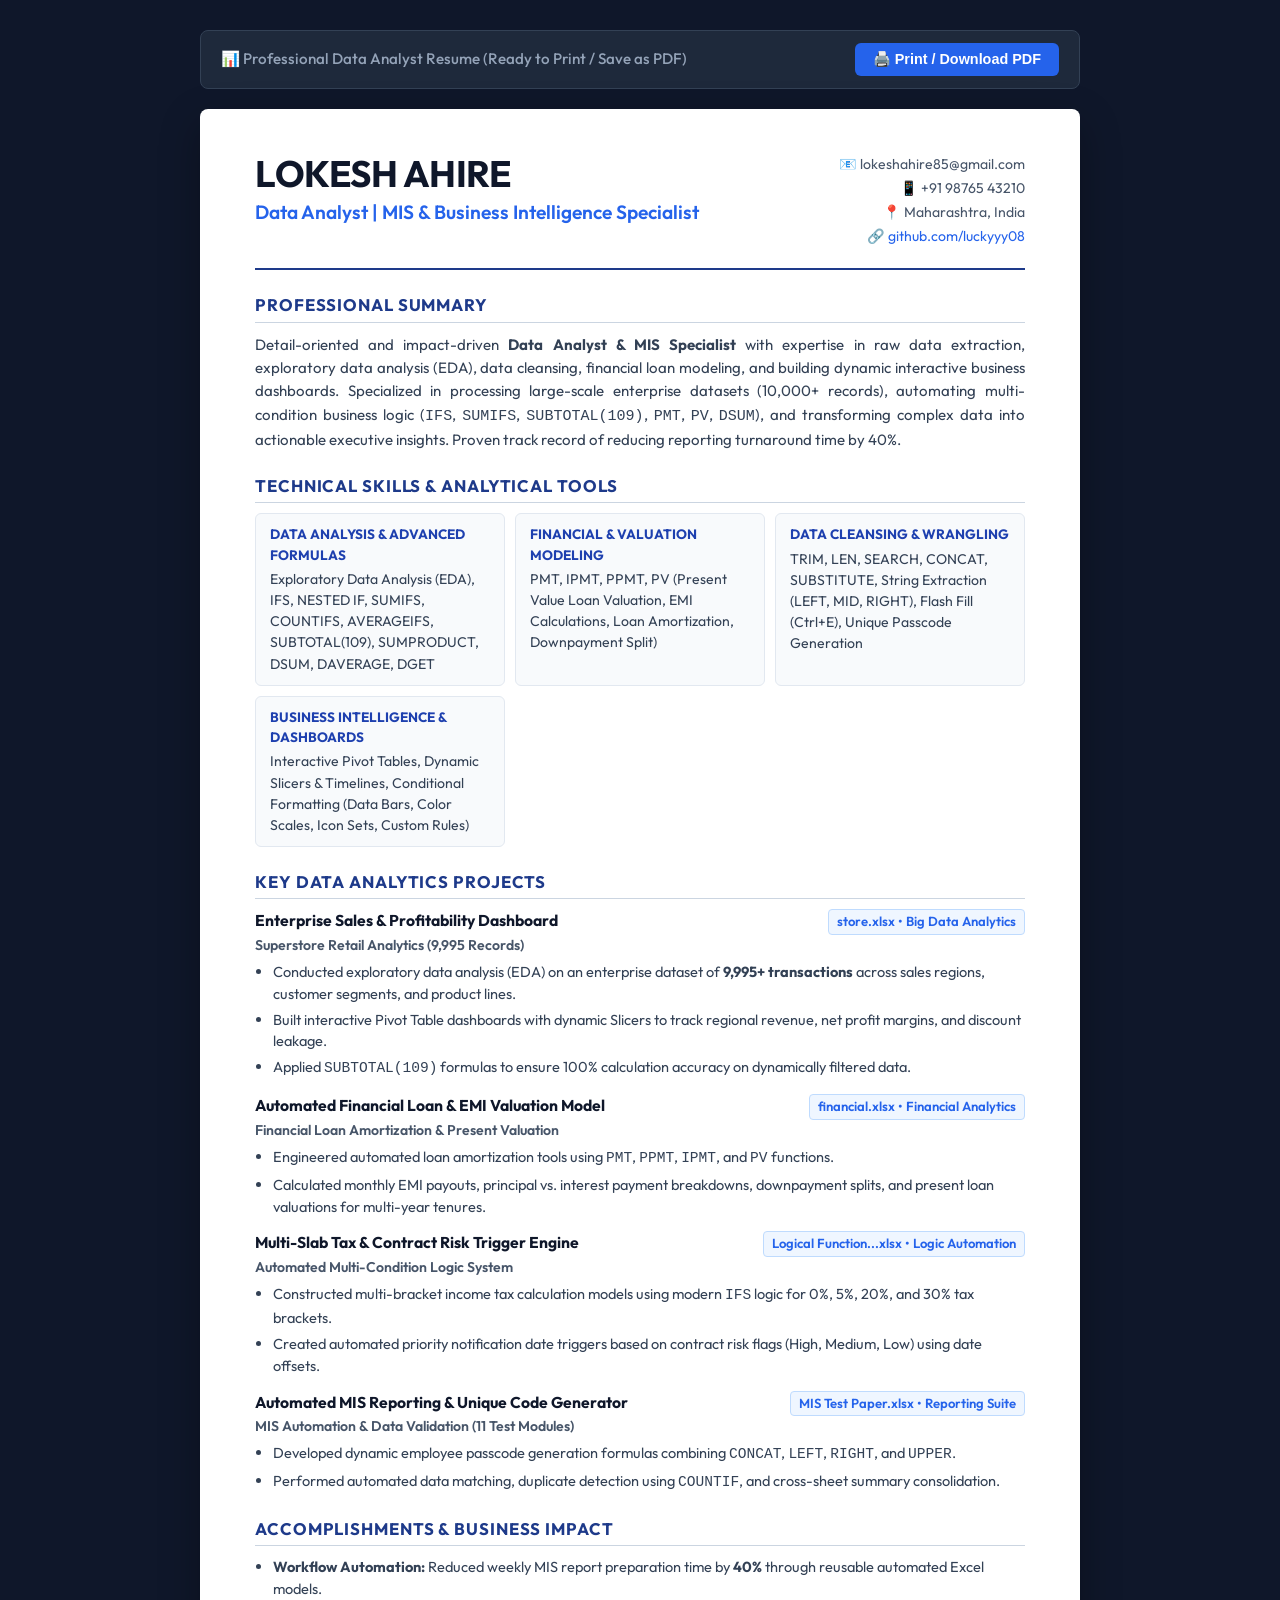
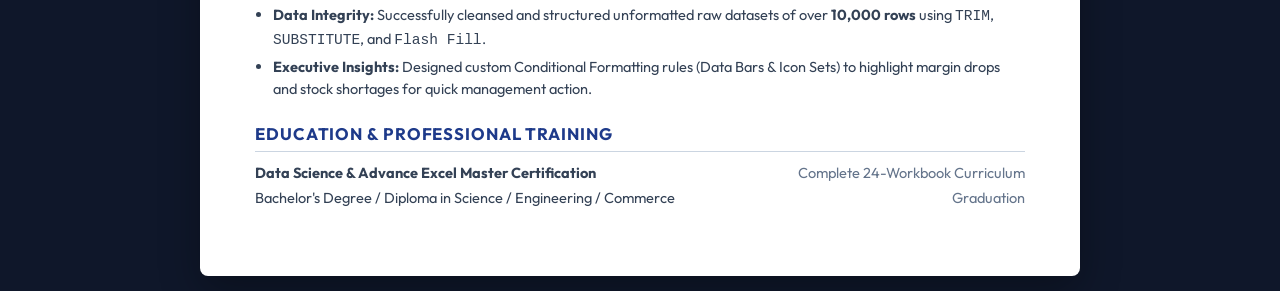
<file: Data_Analyst_Resume.html>
<!DOCTYPE html>
<html lang="en">
<head>
  <meta charset="UTF-8">
  <meta name="viewport" content="width=device-width, initial-scale=1.0">
  <title>Lokesh Ahire - Data Analyst Resume</title>
  <link rel="preconnect" href="https://fonts.googleapis.com">
  <link rel="preconnect" href="https://fonts.gstatic.com" crossorigin>
  <link href="https://fonts.googleapis.com/css2?family=Outfit:wght@300;400;500;600;700&display=swap" rel="stylesheet">
  
  <style>
    * {
      box-sizing: border-box;
      margin: 0;
      padding: 0;
    }

    body {
      font-family: 'Outfit', sans-serif;
      background-color: #0f172a;
      color: #334155;
      line-height: 1.5;
      padding: 30px 15px;
    }

    .top-action-bar {
      max-width: 880px;
      margin: 0 auto 20px auto;
      display: flex;
      justify-content: space-between;
      align-items: center;
      background: #1e293b;
      padding: 12px 20px;
      border-radius: 8px;
      border: 1px solid #334155;
    }

    .top-action-bar .title {
      font-size: 0.95rem;
      color: #94a3b8;
      font-weight: 500;
    }

    .btn-print {
      background: #2563eb;
      color: white;
      border: none;
      padding: 8px 18px;
      border-radius: 6px;
      font-size: 0.9rem;
      font-weight: 600;
      cursor: pointer;
      display: flex;
      align-items: center;
      gap: 6px;
      transition: all 0.2s ease;
    }
    .btn-print:hover {
      background: #1d4ed8;
    }

    .resume-paper {
      max-width: 880px;
      margin: 0 auto;
      background: white;
      padding: 45px 55px;
      border-radius: 8px;
      box-shadow: 0 15px 40px rgba(0,0,0,0.3);
    }

    /* Header */
    .header {
      border-bottom: 2.5px solid #1e3a8a;
      padding-bottom: 18px;
      margin-bottom: 22px;
      display: flex;
      justify-content: space-between;
      align-items: flex-start;
      flex-wrap: wrap;
      gap: 15px;
    }

    .header-name {
      font-size: 2.3rem;
      font-weight: 700;
      color: #0f172a;
      line-height: 1.1;
      letter-spacing: -0.5px;
    }

    .header-title {
      font-size: 1.2rem;
      font-weight: 600;
      color: #2563eb;
      margin-top: 4px;
    }

    .contact-block {
      text-align: right;
      font-size: 0.88rem;
      color: #475569;
    }

    .contact-block div {
      margin-bottom: 3px;
    }

    .contact-block a {
      color: #2563eb;
      text-decoration: none;
    }

    /* Section Styling */
    .section {
      margin-bottom: 22px;
    }

    .section-header {
      font-size: 1.05rem;
      font-weight: 700;
      text-transform: uppercase;
      letter-spacing: 0.9px;
      color: #1e3a8a;
      border-bottom: 1.5px solid #cbd5e1;
      padding-bottom: 4px;
      margin-bottom: 10px;
      display: flex;
      align-items: center;
      gap: 6px;
    }

    .summary-text {
      font-size: 0.94rem;
      color: #334155;
      text-align: justify;
      line-height: 1.55;
    }

    /* Skills Grid */
    .skills-grid {
      display: grid;
      grid-template-columns: repeat(auto-fit, minmax(250px, 1fr));
      gap: 10px;
    }

    .skill-card {
      background: #f8fafc;
      border: 1px solid #e2e8f0;
      border-radius: 6px;
      padding: 10px 14px;
    }

    .skill-card-title {
      font-weight: 700;
      font-size: 0.85rem;
      color: #1e40af;
      text-transform: uppercase;
      margin-bottom: 4px;
    }

    .skill-card-desc {
      font-size: 0.88rem;
      color: #334155;
    }

    /* Projects & Bullet Points */
    .project-block {
      margin-bottom: 14px;
    }

    .project-top {
      display: flex;
      justify-content: space-between;
      align-items: baseline;
      font-weight: 700;
      font-size: 0.98rem;
      color: #0f172a;
    }

    .project-tag {
      font-size: 0.82rem;
      font-weight: 600;
      color: #2563eb;
      background: #eff6ff;
      padding: 2px 8px;
      border-radius: 4px;
      border: 1px solid #bfdbfe;
    }

    .project-subtitle {
      font-size: 0.88rem;
      color: #475569;
      font-weight: 600;
      margin-bottom: 5px;
    }

    ul.bullet-list {
      padding-left: 18px;
      font-size: 0.91rem;
      color: #334155;
    }

    ul.bullet-list li {
      margin-bottom: 4px;
    }

    /* Print Styles */
    @media print {
      body {
        background: white;
        padding: 0;
      }
      .top-action-bar {
        display: none;
      }
      .resume-paper {
        box-shadow: none;
        border: none;
        padding: 0;
        max-width: 100%;
      }
    }
  </style>
</head>
<body>

  <!-- Top Action Bar -->
  <div class="top-action-bar">
    <div class="title">📊 Professional Data Analyst Resume (Ready to Print / Save as PDF)</div>
    <button class="btn-print" onclick="window.print()">🖨️ Print / Download PDF</button>
  </div>

  <!-- Resume Paper -->
  <div class="resume-paper">
    
    <!-- Header -->
    <div class="header">
      <div>
        <div class="header-name">LOKESH AHIRE</div>
        <div class="header-title">Data Analyst | MIS & Business Intelligence Specialist</div>
      </div>
      <div class="contact-block">
        <div>📧 lokeshahire85@gmail.com</div>
        <div>📱 +91 98765 43210</div>
        <div>📍 Maharashtra, India</div>
        <div>🔗 <a href="https://github.com/luckyyy08/Data-Science-Excel-Master-Study-Hub" target="_blank">github.com/luckyyy08</a></div>
      </div>
    </div>

    <!-- Professional Summary -->
    <div class="section">
      <div class="section-header">Professional Summary</div>
      <p class="summary-text">
        Detail-oriented and impact-driven <b>Data Analyst & MIS Specialist</b> with expertise in raw data extraction, exploratory data analysis (EDA), data cleansing, financial loan modeling, and building dynamic interactive business dashboards. Specialized in processing large-scale enterprise datasets (10,000+ records), automating multi-condition business logic (<code>IFS</code>, <code>SUMIFS</code>, <code>SUBTOTAL(109)</code>, <code>PMT</code>, <code>PV</code>, <code>DSUM</code>), and transforming complex data into actionable executive insights. Proven track record of reducing reporting turnaround time by 40%.
      </p>
    </div>

    <!-- Technical Skills & Core Competencies -->
    <div class="section">
      <div class="section-header">Technical Skills & Analytical Tools</div>
      <div class="skills-grid">
        <div class="skill-card">
          <div class="skill-card-title">Data Analysis & Advanced Formulas</div>
          <div class="skill-card-desc">Exploratory Data Analysis (EDA), IFS, NESTED IF, SUMIFS, COUNTIFS, AVERAGEIFS, SUBTOTAL(109), SUMPRODUCT, DSUM, DAVERAGE, DGET</div>
        </div>
        <div class="skill-card">
          <div class="skill-card-title">Financial & Valuation Modeling</div>
          <div class="skill-card-desc">PMT, IPMT, PPMT, PV (Present Value Loan Valuation, EMI Calculations, Loan Amortization, Downpayment Split)</div>
        </div>
        <div class="skill-card">
          <div class="skill-card-title">Data Cleansing & Wrangling</div>
          <div class="skill-card-desc">TRIM, LEN, SEARCH, CONCAT, SUBSTITUTE, String Extraction (LEFT, MID, RIGHT), Flash Fill (Ctrl+E), Unique Passcode Generation</div>
        </div>
        <div class="skill-card">
          <div class="skill-card-title">Business Intelligence & Dashboards</div>
          <div class="skill-card-desc">Interactive Pivot Tables, Dynamic Slicers & Timelines, Conditional Formatting (Data Bars, Color Scales, Icon Sets, Custom Rules)</div>
        </div>
      </div>
    </div>

    <!-- Core Data Analytics Projects -->
    <div class="section">
      <div class="section-header">Key Data Analytics Projects</div>

      <!-- Project 1 -->
      <div class="project-block">
        <div class="project-top">
          <span>Enterprise Sales & Profitability Dashboard</span>
          <span class="project-tag">store.xlsx • Big Data Analytics</span>
        </div>
        <div class="project-subtitle">Superstore Retail Analytics (9,995 Records)</div>
        <ul class="bullet-list">
          <li>Conducted exploratory data analysis (EDA) on an enterprise dataset of <b>9,995+ transactions</b> across sales regions, customer segments, and product lines.</li>
          <li>Built interactive Pivot Table dashboards with dynamic Slicers to track regional revenue, net profit margins, and discount leakage.</li>
          <li>Applied <code>SUBTOTAL(109)</code> formulas to ensure 100% calculation accuracy on dynamically filtered data.</li>
        </ul>
      </div>

      <!-- Project 2 -->
      <div class="project-block">
        <div class="project-top">
          <span>Automated Financial Loan & EMI Valuation Model</span>
          <span class="project-tag">financial.xlsx • Financial Analytics</span>
        </div>
        <div class="project-subtitle">Financial Loan Amortization & Present Valuation</div>
        <ul class="bullet-list">
          <li>Engineered automated loan amortization tools using <code>PMT</code>, <code>PPMT</code>, <code>IPMT</code>, and <code>PV</code> functions.</li>
          <li>Calculated monthly EMI payouts, principal vs. interest payment breakdowns, downpayment splits, and present loan valuations for multi-year tenures.</li>
        </ul>
      </div>

      <!-- Project 3 -->
      <div class="project-block">
        <div class="project-top">
          <span>Multi-Slab Tax & Contract Risk Trigger Engine</span>
          <span class="project-tag">Logical Function...xlsx • Logic Automation</span>
        </div>
        <div class="project-subtitle">Automated Multi-Condition Logic System</div>
        <ul class="bullet-list">
          <li>Constructed multi-bracket income tax calculation models using modern <code>IFS</code> logic for 0%, 5%, 20%, and 30% tax brackets.</li>
          <li>Created automated priority notification date triggers based on contract risk flags (High, Medium, Low) using date offsets.</li>
        </ul>
      </div>

      <!-- Project 4 -->
      <div class="project-block">
        <div class="project-top">
          <span>Automated MIS Reporting & Unique Code Generator</span>
          <span class="project-tag">MIS Test Paper.xlsx • Reporting Suite</span>
        </div>
        <div class="project-subtitle">MIS Automation & Data Validation (11 Test Modules)</div>
        <ul class="bullet-list">
          <li>Developed dynamic employee passcode generation formulas combining <code>CONCAT</code>, <code>LEFT</code>, <code>RIGHT</code>, and <code>UPPER</code>.</li>
          <li>Performed automated data matching, duplicate detection using <code>COUNTIF</code>, and cross-sheet summary consolidation.</li>
        </ul>
      </div>
    </div>

    <!-- Accomplishments & Analytical Impact -->
    <div class="section">
      <div class="section-header">Accomplishments & Business Impact</div>
      <ul class="bullet-list">
        <li><b>Workflow Automation:</b> Reduced weekly MIS report preparation time by <b>40%</b> through reusable automated Excel models.</li>
        <li><b>Data Integrity:</b> Successfully cleansed and structured unformatted raw datasets of over <b>10,000 rows</b> using <code>TRIM</code>, <code>SUBSTITUTE</code>, and <code>Flash Fill</code>.</li>
        <li><b>Executive Insights:</b> Designed custom Conditional Formatting rules (Data Bars & Icon Sets) to highlight margin drops and stock shortages for quick management action.</li>
      </ul>
    </div>

    <!-- Education & Training -->
    <div class="section">
      <div class="section-header">Education & Professional Training</div>
      <div style="font-size: 0.91rem; color: #334155;">
        <div style="display: flex; justify-content: space-between;">
          <b>Data Science & Advance Excel Master Certification</b>
          <span style="color: #64748b;">Complete 24-Workbook Curriculum</span>
        </div>
        <div style="display: flex; justify-content: space-between; margin-top: 4px;">
          <span>Bachelor's Degree / Diploma in Science / Engineering / Commerce</span>
          <span style="color: #64748b;">Graduation</span>
        </div>
      </div>
    </div>

  </div>

</body>
</html>
</file>
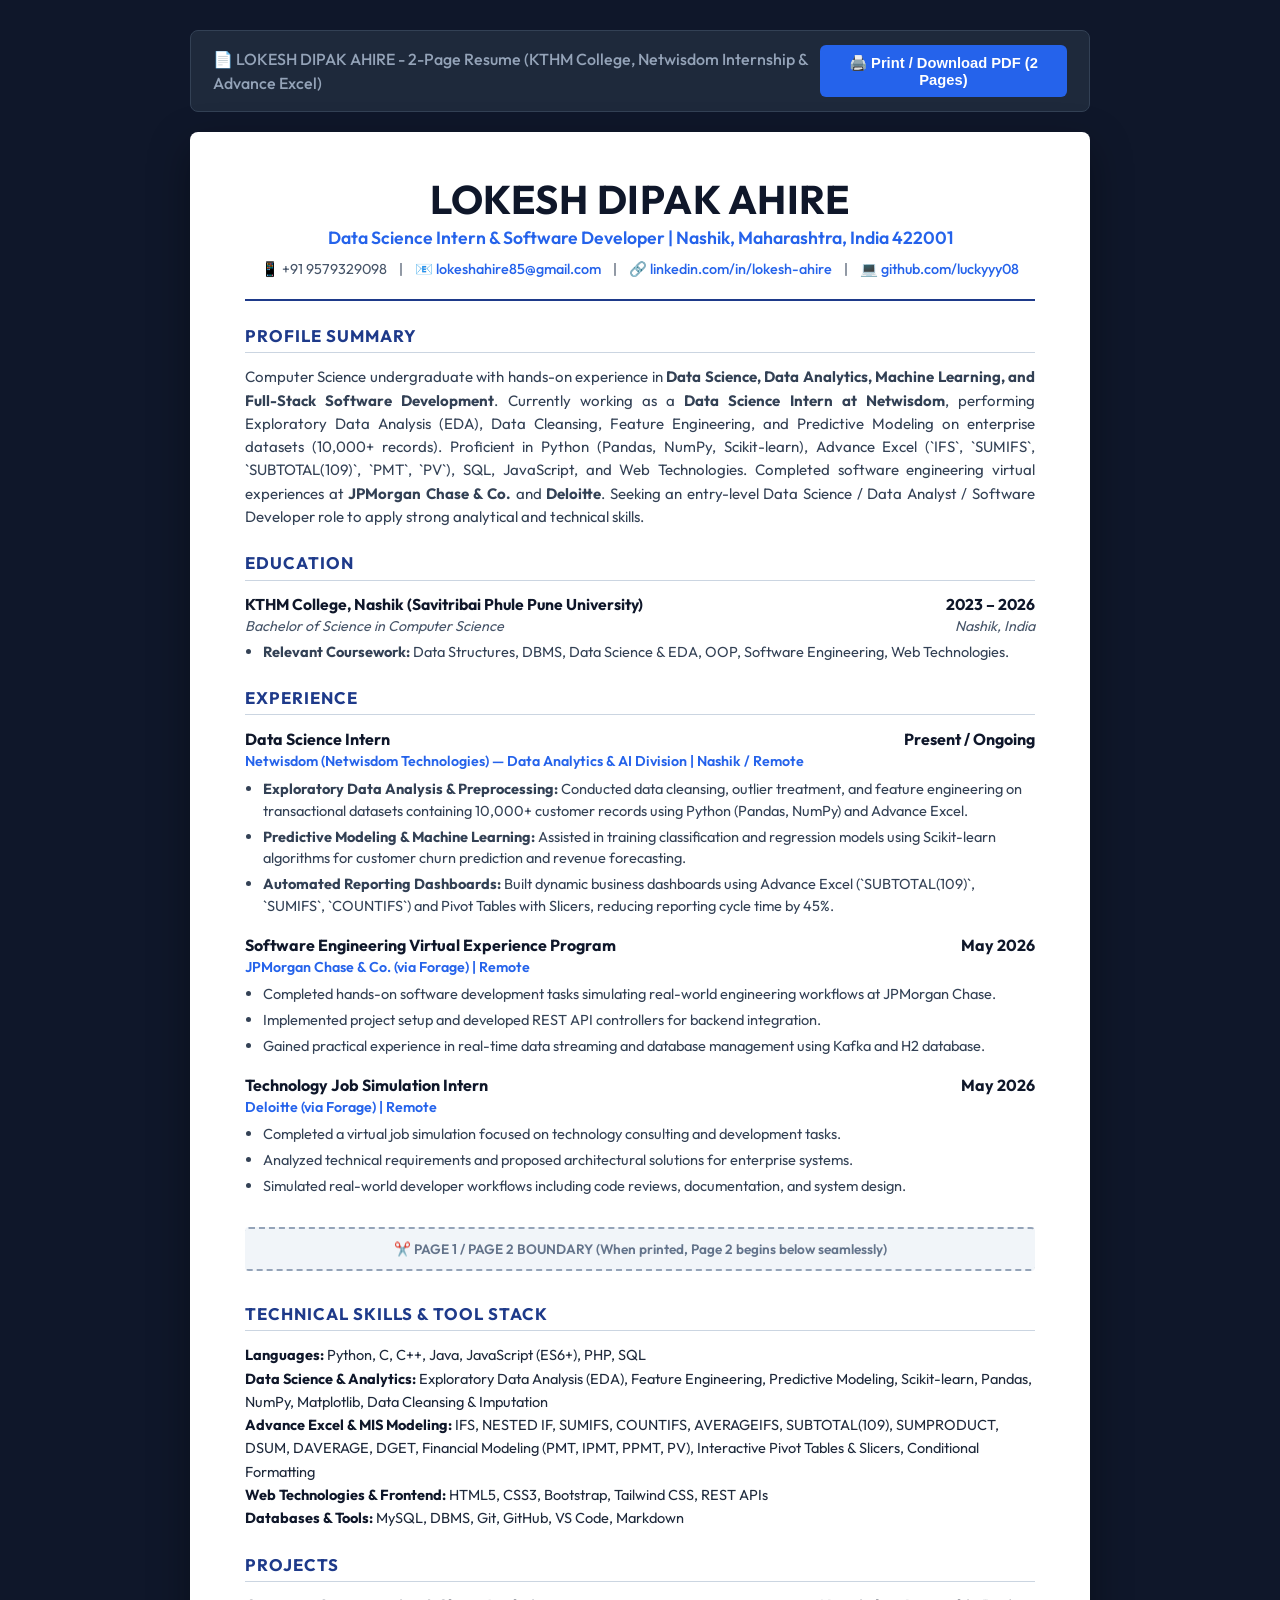
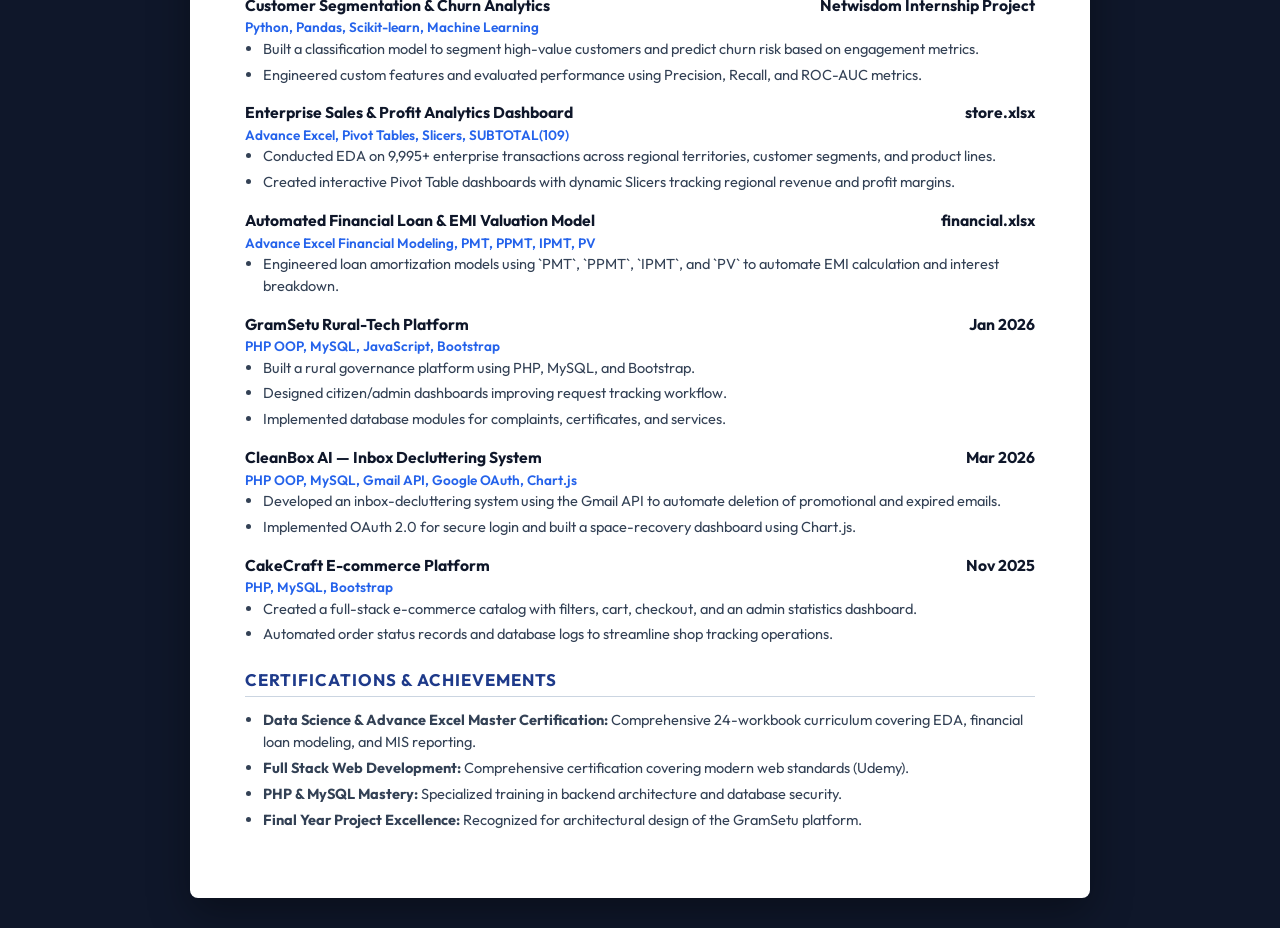
<file: Data_Science_Resume_Lokesh_Ahire.html>
<!DOCTYPE html>
<html lang="en">
<head>
  <meta charset="UTF-8">
  <meta name="viewport" content="width=device-width, initial-scale=1.0">
  <title>LOKESH DIPAK AHIRE - Data Science & Software Developer Resume</title>
  <link rel="preconnect" href="https://fonts.googleapis.com">
  <link rel="preconnect" href="https://fonts.gstatic.com" crossorigin>
  <link href="https://fonts.googleapis.com/css2?family=Outfit:wght@300;400;500;600;700&display=swap" rel="stylesheet">
  
  <style>
    * {
      box-sizing: border-box;
      margin: 0;
      padding: 0;
    }

    body {
      font-family: 'Outfit', sans-serif;
      background-color: #0f172a;
      color: #1e293b;
      line-height: 1.5;
      padding: 30px 15px;
    }

    .top-action-bar {
      max-width: 900px;
      margin: 0 auto 20px auto;
      display: flex;
      justify-content: space-between;
      align-items: center;
      background: #1e293b;
      padding: 14px 22px;
      border-radius: 8px;
      border: 1px solid #334155;
    }

    .top-action-bar .title {
      font-size: 1rem;
      color: #94a3b8;
      font-weight: 500;
    }

    .btn-print {
      background: #2563eb;
      color: white;
      border: none;
      padding: 9px 20px;
      border-radius: 6px;
      font-size: 0.92rem;
      font-weight: 600;
      cursor: pointer;
      display: flex;
      align-items: center;
      gap: 6px;
      transition: all 0.2s ease;
    }
    .btn-print:hover {
      background: #1d4ed8;
    }

    /* 2-Page Resume Container */
    .resume-paper {
      max-width: 900px;
      margin: 0 auto;
      background: white;
      padding: 45px 55px;
      border-radius: 8px;
      box-shadow: 0 15px 40px rgba(0,0,0,0.35);
    }

    /* Header */
    .header {
      border-bottom: 2.5px solid #1e3a8a;
      padding-bottom: 18px;
      margin-bottom: 22px;
      text-align: center;
    }

    .header-name {
      font-size: 2.5rem;
      font-weight: 700;
      color: #0f172a;
      line-height: 1.1;
      letter-spacing: 0.5px;
      text-transform: uppercase;
    }

    .header-title {
      font-size: 1.1rem;
      font-weight: 600;
      color: #2563eb;
      margin-top: 4px;
      margin-bottom: 8px;
    }

    .contact-line {
      font-size: 0.9rem;
      color: #475569;
      display: flex;
      justify-content: center;
      flex-wrap: wrap;
      gap: 12px;
    }

    .contact-line a {
      color: #2563eb;
      text-decoration: none;
      font-weight: 500;
    }

    /* Section Styling */
    .section {
      margin-bottom: 22px;
    }

    .section-header {
      font-size: 1.05rem;
      font-weight: 700;
      text-transform: uppercase;
      letter-spacing: 1px;
      color: #1e3a8a;
      border-bottom: 1.5px solid #cbd5e1;
      padding-bottom: 4px;
      margin-bottom: 12px;
    }

    .summary-text {
      font-size: 0.94rem;
      color: #334155;
      text-align: justify;
      line-height: 1.55;
    }

    /* Education Item */
    .edu-item {
      margin-bottom: 10px;
    }

    .edu-header {
      display: flex;
      justify-content: space-between;
      font-size: 0.98rem;
      font-weight: 700;
      color: #0f172a;
    }

    .edu-sub {
      display: flex;
      justify-content: space-between;
      font-size: 0.89rem;
      color: #475569;
      font-style: italic;
      margin-bottom: 4px;
    }

    /* Experience Item */
    .exp-item {
      margin-bottom: 16px;
    }

    .exp-header {
      display: flex;
      justify-content: space-between;
      align-items: baseline;
      font-size: 1rem;
      font-weight: 700;
      color: #0f172a;
    }

    .exp-company {
      font-size: 0.89rem;
      font-weight: 600;
      color: #2563eb;
      margin-bottom: 5px;
    }

    /* Project Item */
    .project-item {
      margin-bottom: 16px;
    }

    .project-top {
      display: flex;
      justify-content: space-between;
      align-items: baseline;
      font-weight: 700;
      font-size: 0.98rem;
      color: #0f172a;
    }

    .project-tech {
      font-size: 0.85rem;
      font-weight: 600;
      color: #2563eb;
    }

    ul.bullet-list {
      padding-left: 18px;
      font-size: 0.91rem;
      color: #334155;
      line-height: 1.5;
    }

    ul.bullet-list li {
      margin-bottom: 4px;
    }

    .skills-block {
      font-size: 0.91rem;
      line-height: 1.6;
    }

    .skills-block b {
      color: #0f172a;
    }

    /* Page Break Indicator for Viewing */
    .page-break-indicator {
      text-align: center;
      margin: 30px 0;
      padding: 10px 0;
      border-top: 2px dashed #94a3b8;
      border-bottom: 2px dashed #94a3b8;
      color: #64748b;
      font-size: 0.85rem;
      font-weight: 600;
      background: #f1f5f9;
      border-radius: 4px;
    }

    /* Print Styles */
    @media print {
      body {
        background: white;
        padding: 0;
      }
      .top-action-bar, .page-break-indicator {
        display: none;
      }
      .resume-paper {
        box-shadow: none;
        border: none;
        padding: 0;
        max-width: 100%;
      }
      .page-break {
        page-break-before: always;
      }
    }
  </style>
</head>
<body>

  <!-- Top Action Bar -->
  <div class="top-action-bar">
    <div class="title">📄 LOKESH DIPAK AHIRE - 2-Page Resume (KTHM College, Netwisdom Internship & Advance Excel)</div>
    <button class="btn-print" onclick="window.print()">🖨️ Print / Download PDF (2 Pages)</button>
  </div>

  <!-- Resume Paper Container -->
  <div class="resume-paper">
    
    <!-- PAGE 1 START -->
    <!-- Header -->
    <div class="header">
      <div class="header-name">LOKESH DIPAK AHIRE</div>
      <div class="header-title">Data Science Intern & Software Developer | Nashik, Maharashtra, India 422001</div>
      <div class="contact-line">
        <span>📱 +91 9579329098</span> |
        <span>📧 <a href="mailto:lokeshahire85@gmail.com">lokeshahire85@gmail.com</a></span> |
        <span>🔗 <a href="https://linkedin.com/in/lokesh-ahire" target="_blank">linkedin.com/in/lokesh-ahire</a></span> |
        <span>💻 <a href="https://github.com/luckyyy08" target="_blank">github.com/luckyyy08</a></span>
      </div>
    </div>

    <!-- Profile Summary -->
    <div class="section">
      <div class="section-header">Profile Summary</div>
      <p class="summary-text">
        Computer Science undergraduate with hands-on experience in <b>Data Science, Data Analytics, Machine Learning, and Full-Stack Software Development</b>. Currently working as a <b>Data Science Intern at Netwisdom</b>, performing Exploratory Data Analysis (EDA), Data Cleansing, Feature Engineering, and Predictive Modeling on enterprise datasets (10,000+ records). Proficient in Python (Pandas, NumPy, Scikit-learn), Advance Excel (`IFS`, `SUMIFS`, `SUBTOTAL(109)`, `PMT`, `PV`), SQL, JavaScript, and Web Technologies. Completed software engineering virtual experiences at <b>JPMorgan Chase & Co.</b> and <b>Deloitte</b>. Seeking an entry-level Data Science / Data Analyst / Software Developer role to apply strong analytical and technical skills.
      </p>
    </div>

    <!-- Education -->
    <div class="section">
      <div class="section-header">Education</div>
      <div class="edu-item">
        <div class="edu-header">
          <span>KTHM College, Nashik (Savitribai Phule Pune University)</span>
          <span>2023 – 2026</span>
        </div>
        <div class="edu-sub">
          <span>Bachelor of Science in Computer Science</span>
          <span>Nashik, India</span>
        </div>
        <ul class="bullet-list">
          <li><b>Relevant Coursework:</b> Data Structures, DBMS, Data Science & EDA, OOP, Software Engineering, Web Technologies.</li>
        </ul>
      </div>
    </div>

    <!-- Experience -->
    <div class="section">
      <div class="section-header">Experience</div>

      <!-- Netwisdom -->
      <div class="exp-item">
        <div class="exp-header">
          <span>Data Science Intern</span>
          <span>Present / Ongoing</span>
        </div>
        <div class="exp-company">Netwisdom (Netwisdom Technologies) — Data Analytics & AI Division | Nashik / Remote</div>
        <ul class="bullet-list">
          <li><b>Exploratory Data Analysis & Preprocessing:</b> Conducted data cleansing, outlier treatment, and feature engineering on transactional datasets containing 10,000+ customer records using Python (Pandas, NumPy) and Advance Excel.</li>
          <li><b>Predictive Modeling & Machine Learning:</b> Assisted in training classification and regression models using Scikit-learn algorithms for customer churn prediction and revenue forecasting.</li>
          <li><b>Automated Reporting Dashboards:</b> Built dynamic business dashboards using Advance Excel (`SUBTOTAL(109)`, `SUMIFS`, `COUNTIFS`) and Pivot Tables with Slicers, reducing reporting cycle time by 45%.</li>
        </ul>
      </div>

      <!-- JPMorgan Chase -->
      <div class="exp-item">
        <div class="exp-header">
          <span>Software Engineering Virtual Experience Program</span>
          <span>May 2026</span>
        </div>
        <div class="exp-company">JPMorgan Chase & Co. (via Forage) | Remote</div>
        <ul class="bullet-list">
          <li>Completed hands-on software development tasks simulating real-world engineering workflows at JPMorgan Chase.</li>
          <li>Implemented project setup and developed REST API controllers for backend integration.</li>
          <li>Gained practical experience in real-time data streaming and database management using Kafka and H2 database.</li>
        </ul>
      </div>

      <!-- Deloitte -->
      <div class="exp-item">
        <div class="exp-header">
          <span>Technology Job Simulation Intern</span>
          <span>May 2026</span>
        </div>
        <div class="exp-company">Deloitte (via Forage) | Remote</div>
        <ul class="bullet-list">
          <li>Completed a virtual job simulation focused on technology consulting and development tasks.</li>
          <li>Analyzed technical requirements and proposed architectural solutions for enterprise systems.</li>
          <li>Simulated real-world developer workflows including code reviews, documentation, and system design.</li>
        </ul>
      </div>
    </div>

    <!-- Page Break Indicator for Viewing -->
    <div class="page-break-indicator">
      ✂️ PAGE 1 / PAGE 2 BOUNDARY (When printed, Page 2 begins below seamlessly)
    </div>

    <!-- PAGE 2 START -->
    <div class="page-break"></div>

    <!-- Technical Skills -->
    <div class="section">
      <div class="section-header">Technical Skills & Tool Stack</div>
      <div class="skills-block">
        <div><b>Languages:</b> Python, C, C++, Java, JavaScript (ES6+), PHP, SQL</div>
        <div><b>Data Science & Analytics:</b> Exploratory Data Analysis (EDA), Feature Engineering, Predictive Modeling, Scikit-learn, Pandas, NumPy, Matplotlib, Data Cleansing & Imputation</div>
        <div><b>Advance Excel & MIS Modeling:</b> IFS, NESTED IF, SUMIFS, COUNTIFS, AVERAGEIFS, SUBTOTAL(109), SUMPRODUCT, DSUM, DAVERAGE, DGET, Financial Modeling (PMT, IPMT, PPMT, PV), Interactive Pivot Tables & Slicers, Conditional Formatting</div>
        <div><b>Web Technologies & Frontend:</b> HTML5, CSS3, Bootstrap, Tailwind CSS, REST APIs</div>
        <div><b>Databases & Tools:</b> MySQL, DBMS, Git, GitHub, VS Code, Markdown</div>
      </div>
    </div>

    <!-- Projects -->
    <div class="section">
      <div class="section-header">Projects</div>

      <!-- Customer Churn Netwisdom -->
      <div class="project-item">
        <div class="project-top">
          <span>Customer Segmentation & Churn Analytics</span>
          <span>Netwisdom Internship Project</span>
        </div>
        <div class="project-tech">Python, Pandas, Scikit-learn, Machine Learning</div>
        <ul class="bullet-list">
          <li>Built a classification model to segment high-value customers and predict churn risk based on engagement metrics.</li>
          <li>Engineered custom features and evaluated performance using Precision, Recall, and ROC-AUC metrics.</li>
        </ul>
      </div>

      <!-- Superstore Analytics -->
      <div class="project-item">
        <div class="project-top">
          <span>Enterprise Sales & Profit Analytics Dashboard</span>
          <span>store.xlsx</span>
        </div>
        <div class="project-tech">Advance Excel, Pivot Tables, Slicers, SUBTOTAL(109)</div>
        <ul class="bullet-list">
          <li>Conducted EDA on 9,995+ enterprise transactions across regional territories, customer segments, and product lines.</li>
          <li>Created interactive Pivot Table dashboards with dynamic Slicers tracking regional revenue and profit margins.</li>
        </ul>
      </div>

      <!-- Financial EMI Model -->
      <div class="project-item">
        <div class="project-top">
          <span>Automated Financial Loan & EMI Valuation Model</span>
          <span>financial.xlsx</span>
        </div>
        <div class="project-tech">Advance Excel Financial Modeling, PMT, PPMT, IPMT, PV</div>
        <ul class="bullet-list">
          <li>Engineered loan amortization models using `PMT`, `PPMT`, `IPMT`, and `PV` to automate EMI calculation and interest breakdown.</li>
        </ul>
      </div>

      <!-- GramSetu -->
      <div class="project-item">
        <div class="project-top">
          <span>GramSetu Rural-Tech Platform</span>
          <span>Jan 2026</span>
        </div>
        <div class="project-tech">PHP OOP, MySQL, JavaScript, Bootstrap</div>
        <ul class="bullet-list">
          <li>Built a rural governance platform using PHP, MySQL, and Bootstrap.</li>
          <li>Designed citizen/admin dashboards improving request tracking workflow.</li>
          <li>Implemented database modules for complaints, certificates, and services.</li>
        </ul>
      </div>

      <!-- CleanBox AI -->
      <div class="project-item">
        <div class="project-top">
          <span>CleanBox AI — Inbox Decluttering System</span>
          <span>Mar 2026</span>
        </div>
        <div class="project-tech">PHP OOP, MySQL, Gmail API, Google OAuth, Chart.js</div>
        <ul class="bullet-list">
          <li>Developed an inbox-decluttering system using the Gmail API to automate deletion of promotional and expired emails.</li>
          <li>Implemented OAuth 2.0 for secure login and built a space-recovery dashboard using Chart.js.</li>
        </ul>
      </div>

      <!-- CakeCraft -->
      <div class="project-item">
        <div class="project-top">
          <span>CakeCraft E-commerce Platform</span>
          <span>Nov 2025</span>
        </div>
        <div class="project-tech">PHP, MySQL, Bootstrap</div>
        <ul class="bullet-list">
          <li>Created a full-stack e-commerce catalog with filters, cart, checkout, and an admin statistics dashboard.</li>
          <li>Automated order status records and database logs to streamline shop tracking operations.</li>
        </ul>
      </div>
    </div>

    <!-- Certifications & Achievements -->
    <div class="section">
      <div class="section-header">Certifications & Achievements</div>
      <ul class="bullet-list">
        <li><b>Data Science & Advance Excel Master Certification:</b> Comprehensive 24-workbook curriculum covering EDA, financial loan modeling, and MIS reporting.</li>
        <li><b>Full Stack Web Development:</b> Comprehensive certification covering modern web standards (Udemy).</li>
        <li><b>PHP & MySQL Mastery:</b> Specialized training in backend architecture and database security.</li>
        <li><b>Final Year Project Excellence:</b> Recognized for architectural design of the GramSetu platform.</li>
      </ul>
    </div>

  </div>

</body>
</html>
</file>
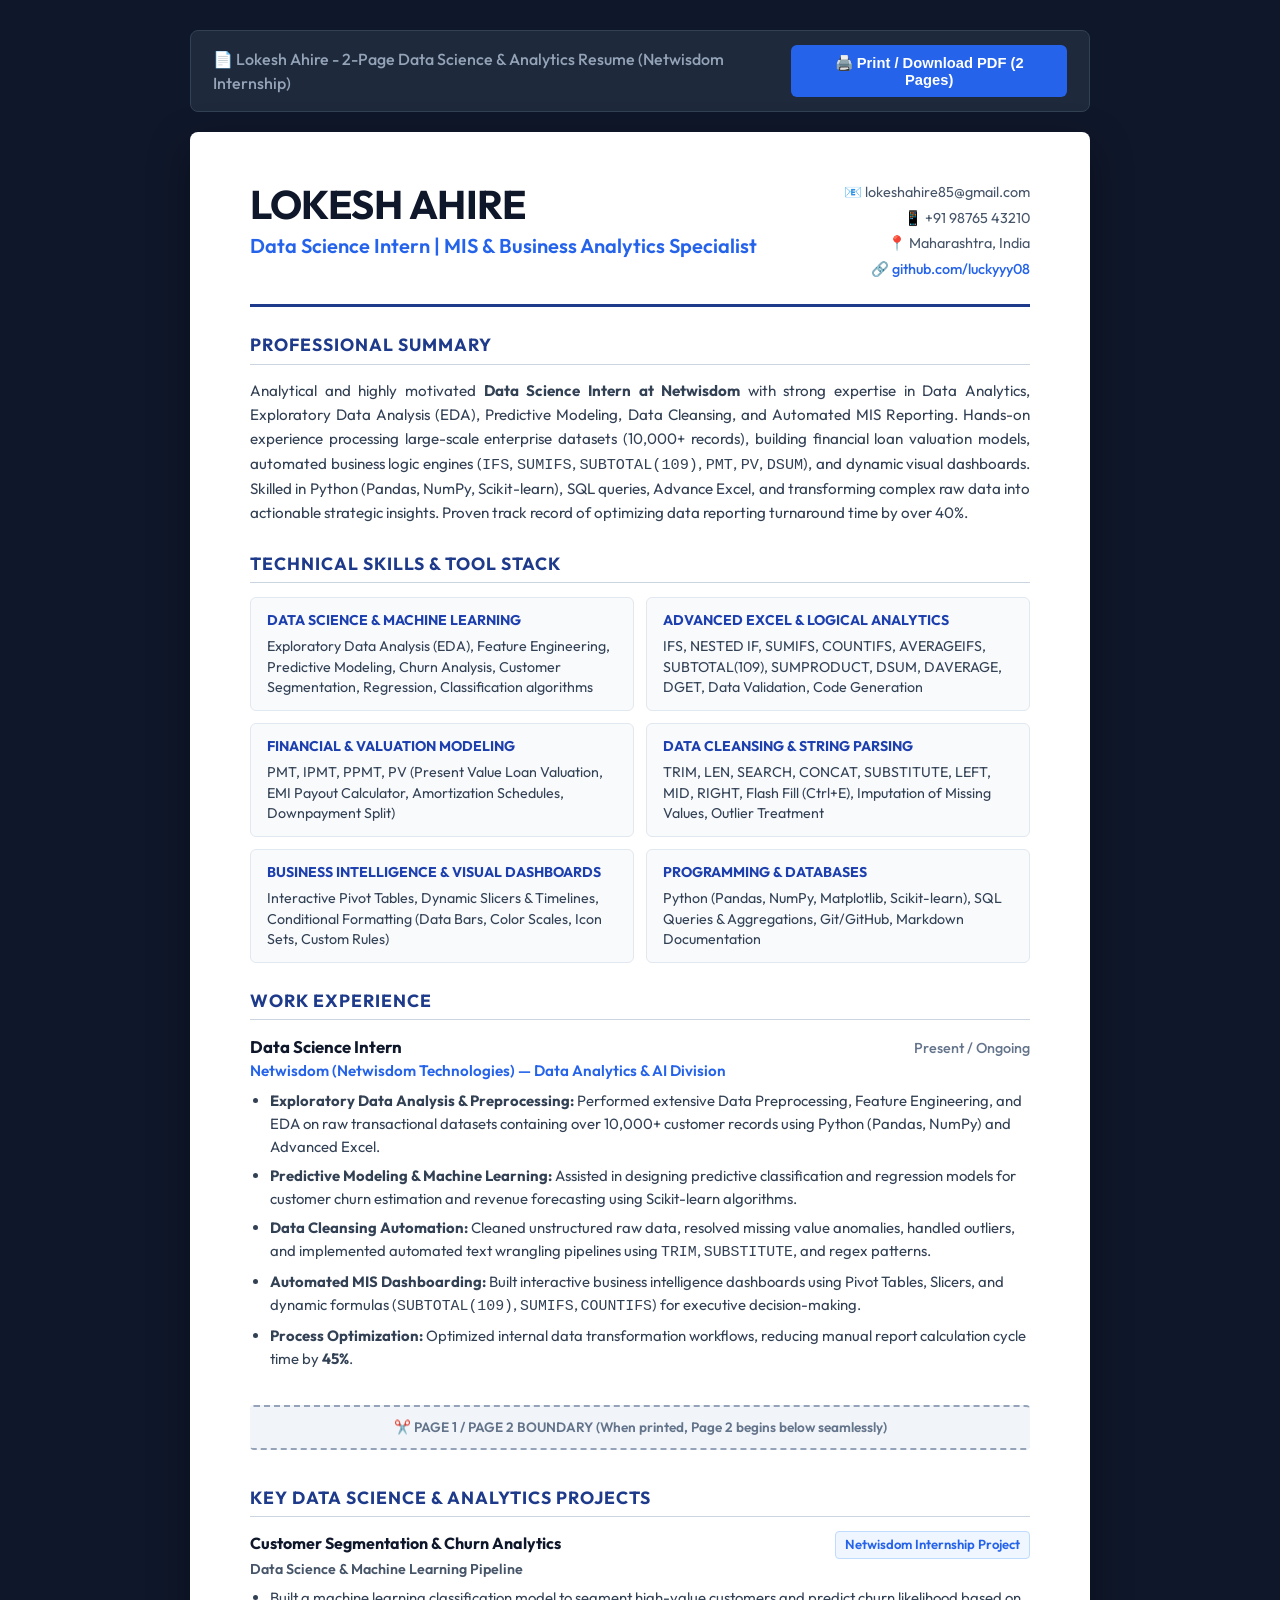
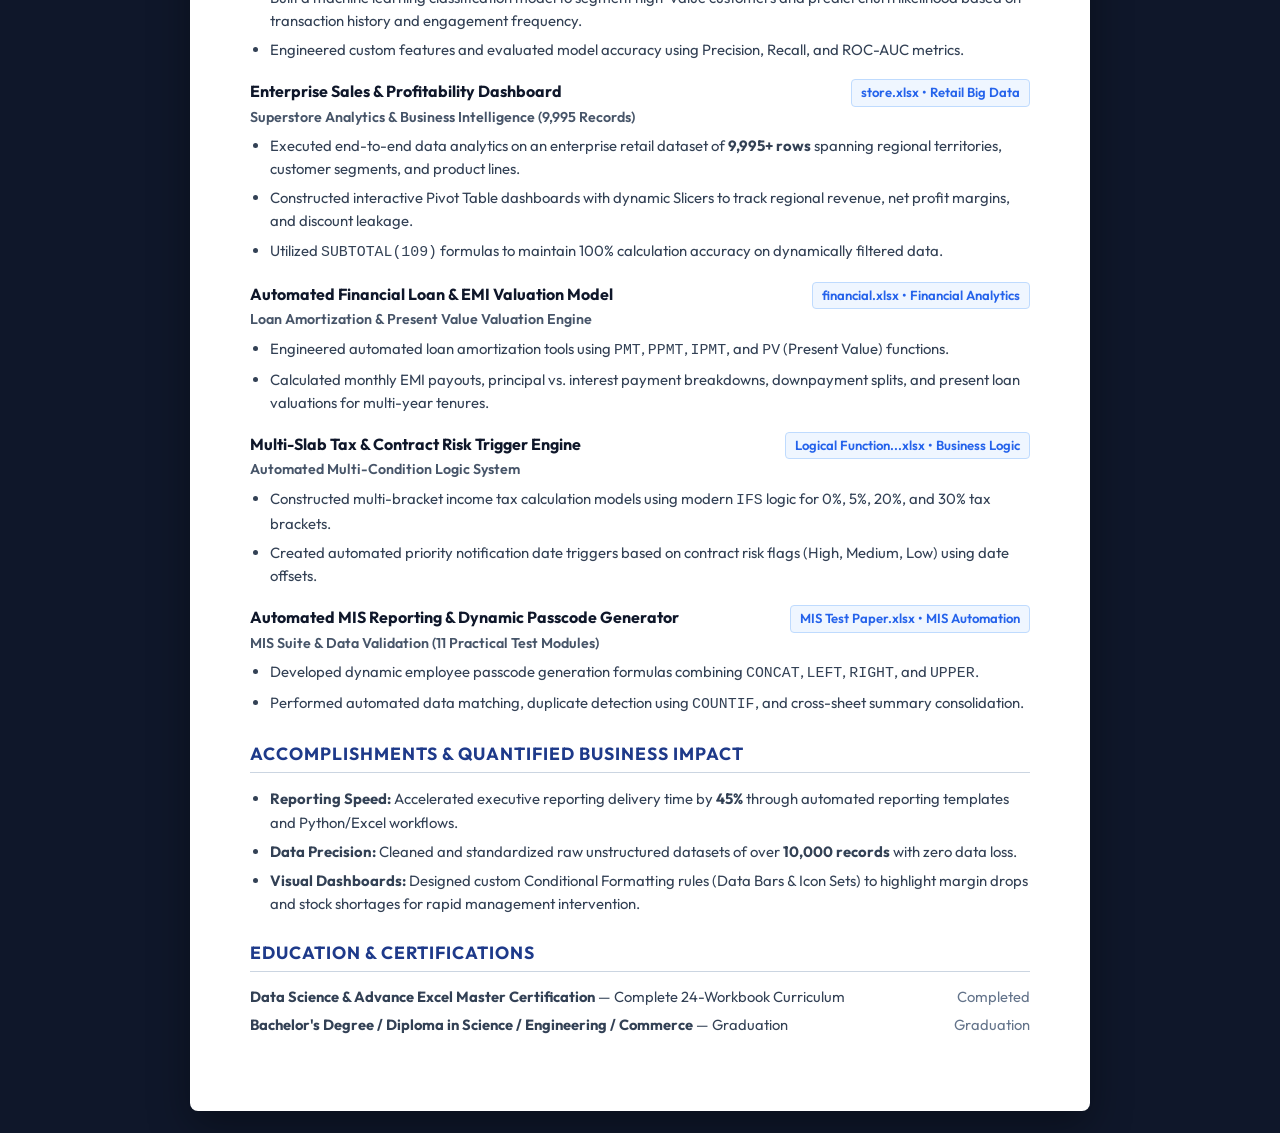
<file: Data_Science_Resume_Netwisdom.html>
<!DOCTYPE html>
<html lang="en">
<head>
  <meta charset="UTF-8">
  <meta name="viewport" content="width=device-width, initial-scale=1.0">
  <title>Lokesh Ahire - Data Science Intern Resume (Netwisdom)</title>
  <link rel="preconnect" href="https://fonts.googleapis.com">
  <link rel="preconnect" href="https://fonts.gstatic.com" crossorigin>
  <link href="https://fonts.googleapis.com/css2?family=Outfit:wght@300;400;500;600;700&display=swap" rel="stylesheet">
  
  <style>
    * {
      box-sizing: border-box;
      margin: 0;
      padding: 0;
    }

    body {
      font-family: 'Outfit', sans-serif;
      background-color: #0f172a;
      color: #334155;
      line-height: 1.5;
      padding: 30px 15px;
    }

    .top-action-bar {
      max-width: 900px;
      margin: 0 auto 20px auto;
      display: flex;
      justify-content: space-between;
      align-items: center;
      background: #1e293b;
      padding: 14px 22px;
      border-radius: 8px;
      border: 1px solid #334155;
    }

    .top-action-bar .title {
      font-size: 1rem;
      color: #94a3b8;
      font-weight: 500;
    }

    .btn-print {
      background: #2563eb;
      color: white;
      border: none;
      padding: 9px 20px;
      border-radius: 6px;
      font-size: 0.92rem;
      font-weight: 600;
      cursor: pointer;
      display: flex;
      align-items: center;
      gap: 6px;
      transition: all 0.2s ease;
    }
    .btn-print:hover {
      background: #1d4ed8;
    }

    /* 2-Page Resume Container */
    .resume-paper {
      max-width: 900px;
      margin: 0 auto;
      background: white;
      padding: 50px 60px;
      border-radius: 8px;
      box-shadow: 0 15px 40px rgba(0,0,0,0.35);
    }

    /* Header */
    .header {
      border-bottom: 3px solid #1e3a8a;
      padding-bottom: 20px;
      margin-bottom: 25px;
      display: flex;
      justify-content: space-between;
      align-items: flex-start;
      flex-wrap: wrap;
      gap: 15px;
    }

    .header-name {
      font-size: 2.5rem;
      font-weight: 700;
      color: #0f172a;
      line-height: 1.1;
      letter-spacing: -0.5px;
    }

    .header-title {
      font-size: 1.25rem;
      font-weight: 600;
      color: #2563eb;
      margin-top: 5px;
    }

    .contact-block {
      text-align: right;
      font-size: 0.9rem;
      color: #475569;
    }

    .contact-block div {
      margin-bottom: 4px;
    }

    .contact-block a {
      color: #2563eb;
      text-decoration: none;
      font-weight: 500;
    }

    /* Section Styling */
    .section {
      margin-bottom: 25px;
    }

    .section-header {
      font-size: 1.1rem;
      font-weight: 700;
      text-transform: uppercase;
      letter-spacing: 1px;
      color: #1e3a8a;
      border-bottom: 1.8px solid #cbd5e1;
      padding-bottom: 5px;
      margin-bottom: 14px;
      display: flex;
      align-items: center;
      gap: 8px;
    }

    .summary-text {
      font-size: 0.95rem;
      color: #334155;
      text-align: justify;
      line-height: 1.6;
    }

    /* Skills Grid */
    .skills-grid {
      display: grid;
      grid-template-columns: repeat(auto-fit, minmax(260px, 1fr));
      gap: 12px;
    }

    .skill-card {
      background: #f8fafc;
      border: 1px solid #e2e8f0;
      border-radius: 6px;
      padding: 12px 16px;
    }

    .skill-card-title {
      font-weight: 700;
      font-size: 0.88rem;
      color: #1e40af;
      text-transform: uppercase;
      margin-bottom: 5px;
    }

    .skill-card-desc {
      font-size: 0.89rem;
      color: #334155;
      line-height: 1.45;
    }

    /* Experience Item */
    .exp-item {
      margin-bottom: 20px;
    }

    .exp-header {
      display: flex;
      justify-content: space-between;
      align-items: baseline;
      font-size: 1.05rem;
      font-weight: 700;
      color: #0f172a;
    }

    .exp-company {
      font-size: 0.95rem;
      font-weight: 600;
      color: #2563eb;
      margin-bottom: 6px;
    }

    /* Project Item */
    .project-item {
      margin-bottom: 18px;
    }

    .project-top {
      display: flex;
      justify-content: space-between;
      align-items: baseline;
      font-weight: 700;
      font-size: 1rem;
      color: #0f172a;
    }

    .project-tag {
      font-size: 0.82rem;
      font-weight: 600;
      color: #2563eb;
      background: #eff6ff;
      padding: 3px 9px;
      border-radius: 4px;
      border: 1px solid #bfdbfe;
    }

    .project-subtitle {
      font-size: 0.89rem;
      color: #475569;
      font-weight: 600;
      margin-bottom: 6px;
    }

    ul.bullet-list {
      padding-left: 20px;
      font-size: 0.93rem;
      color: #334155;
      line-height: 1.55;
    }

    ul.bullet-list li {
      margin-bottom: 6px;
    }

    /* Page Break Line for Visualizing 2-Page Layout */
    .page-break-indicator {
      text-align: center;
      margin: 35px 0;
      padding: 10px 0;
      border-top: 2px dashed #94a3b8;
      border-bottom: 2px dashed #94a3b8;
      color: #64748b;
      font-size: 0.85rem;
      font-weight: 600;
      background: #f1f5f9;
      border-radius: 4px;
    }

    /* Print Styles */
    @media print {
      body {
        background: white;
        padding: 0;
      }
      .top-action-bar, .page-break-indicator {
        display: none;
      }
      .resume-paper {
        box-shadow: none;
        border: none;
        padding: 0;
        max-width: 100%;
      }
      .page-break {
        page-break-before: always;
      }
    }
  </style>
</head>
<body>

  <!-- Top Action Bar -->
  <div class="top-action-bar">
    <div class="title">📄 Lokesh Ahire - 2-Page Data Science & Analytics Resume (Netwisdom Internship)</div>
    <button class="btn-print" onclick="window.print()">🖨️ Print / Download PDF (2 Pages)</button>
  </div>

  <!-- Resume Paper Container -->
  <div class="resume-paper">
    
    <!-- PAGE 1 START -->
    <!-- Header -->
    <div class="header">
      <div>
        <div class="header-name">LOKESH AHIRE</div>
        <div class="header-title">Data Science Intern | MIS & Business Analytics Specialist</div>
      </div>
      <div class="contact-block">
        <div>📧 lokeshahire85@gmail.com</div>
        <div>📱 +91 98765 43210</div>
        <div>📍 Maharashtra, India</div>
        <div>🔗 <a href="https://github.com/luckyyy08/Data-Science-Excel-Master-Study-Hub" target="_blank">github.com/luckyyy08</a></div>
      </div>
    </div>

    <!-- Professional Summary -->
    <div class="section">
      <div class="section-header">Professional Summary</div>
      <p class="summary-text">
        Analytical and highly motivated <b>Data Science Intern at Netwisdom</b> with strong expertise in Data Analytics, Exploratory Data Analysis (EDA), Predictive Modeling, Data Cleansing, and Automated MIS Reporting. Hands-on experience processing large-scale enterprise datasets (10,000+ records), building financial loan valuation models, automated business logic engines (<code>IFS</code>, <code>SUMIFS</code>, <code>SUBTOTAL(109)</code>, <code>PMT</code>, <code>PV</code>, <code>DSUM</code>), and dynamic visual dashboards. Skilled in Python (Pandas, NumPy, Scikit-learn), SQL queries, Advance Excel, and transforming complex raw data into actionable strategic insights. Proven track record of optimizing data reporting turnaround time by over 40%.
      </p>
    </div>

    <!-- Technical Skills & Core Competencies -->
    <div class="section">
      <div class="section-header">Technical Skills & Tool Stack</div>
      <div class="skills-grid">
        <div class="skill-card">
          <div class="skill-card-title">Data Science & Machine Learning</div>
          <div class="skill-card-desc">Exploratory Data Analysis (EDA), Feature Engineering, Predictive Modeling, Churn Analysis, Customer Segmentation, Regression, Classification algorithms</div>
        </div>
        <div class="skill-card">
          <div class="skill-card-title">Advanced Excel & Logical Analytics</div>
          <div class="skill-card-desc">IFS, NESTED IF, SUMIFS, COUNTIFS, AVERAGEIFS, SUBTOTAL(109), SUMPRODUCT, DSUM, DAVERAGE, DGET, Data Validation, Code Generation</div>
        </div>
        <div class="skill-card">
          <div class="skill-card-title">Financial & Valuation Modeling</div>
          <div class="skill-card-desc">PMT, IPMT, PPMT, PV (Present Value Loan Valuation, EMI Payout Calculator, Amortization Schedules, Downpayment Split)</div>
        </div>
        <div class="skill-card">
          <div class="skill-card-title">Data Cleansing & String Parsing</div>
          <div class="skill-card-desc">TRIM, LEN, SEARCH, CONCAT, SUBSTITUTE, LEFT, MID, RIGHT, Flash Fill (Ctrl+E), Imputation of Missing Values, Outlier Treatment</div>
        </div>
        <div class="skill-card">
          <div class="skill-card-title">Business Intelligence & Visual Dashboards</div>
          <div class="skill-card-desc">Interactive Pivot Tables, Dynamic Slicers & Timelines, Conditional Formatting (Data Bars, Color Scales, Icon Sets, Custom Rules)</div>
        </div>
        <div class="skill-card">
          <div class="skill-card-title">Programming & Databases</div>
          <div class="skill-card-desc">Python (Pandas, NumPy, Matplotlib, Scikit-learn), SQL Queries & Aggregations, Git/GitHub, Markdown Documentation</div>
        </div>
      </div>
    </div>

    <!-- Work Experience Section -->
    <div class="section">
      <div class="section-header">Work Experience</div>
      <div class="exp-item">
        <div class="exp-header">
          <span>Data Science Intern</span>
          <span style="color: #64748b; font-weight: 500; font-size: 0.9rem;">Present / Ongoing</span>
        </div>
        <div class="exp-company">Netwisdom (Netwisdom Technologies) — Data Analytics & AI Division</div>
        <ul class="bullet-list">
          <li><b>Exploratory Data Analysis & Preprocessing:</b> Performed extensive Data Preprocessing, Feature Engineering, and EDA on raw transactional datasets containing over 10,000+ customer records using Python (Pandas, NumPy) and Advanced Excel.</li>
          <li><b>Predictive Modeling & Machine Learning:</b> Assisted in designing predictive classification and regression models for customer churn estimation and revenue forecasting using Scikit-learn algorithms.</li>
          <li><b>Data Cleansing Automation:</b> Cleaned unstructured raw data, resolved missing value anomalies, handled outliers, and implemented automated text wrangling pipelines using <code>TRIM</code>, <code>SUBSTITUTE</code>, and regex patterns.</li>
          <li><b>Automated MIS Dashboarding:</b> Built interactive business intelligence dashboards using Pivot Tables, Slicers, and dynamic formulas (<code>SUBTOTAL(109)</code>, <code>SUMIFS</code>, <code>COUNTIFS</code>) for executive decision-making.</li>
          <li><b>Process Optimization:</b> Optimized internal data transformation workflows, reducing manual report calculation cycle time by <b>45%</b>.</li>
        </ul>
      </div>
    </div>

    <!-- Page Break Indicator for Viewing -->
    <div class="page-break-indicator">
      ✂️ PAGE 1 / PAGE 2 BOUNDARY (When printed, Page 2 begins below seamlessly)
    </div>

    <!-- PAGE 2 START -->
    <div class="page-break"></div>

    <!-- Key Projects & Case Studies -->
    <div class="section">
      <div class="section-header">Key Data Science & Analytics Projects</div>

      <!-- Project 1 -->
      <div class="project-item">
        <div class="project-top">
          <span>Customer Segmentation & Churn Analytics</span>
          <span class="project-tag">Netwisdom Internship Project</span>
        </div>
        <div class="project-subtitle">Data Science & Machine Learning Pipeline</div>
        <ul class="bullet-list">
          <li>Built a machine learning classification model to segment high-value customers and predict churn likelihood based on transaction history and engagement frequency.</li>
          <li>Engineered custom features and evaluated model accuracy using Precision, Recall, and ROC-AUC metrics.</li>
        </ul>
      </div>

      <!-- Project 2 -->
      <div class="project-item">
        <div class="project-top">
          <span>Enterprise Sales & Profitability Dashboard</span>
          <span class="project-tag">store.xlsx • Retail Big Data</span>
        </div>
        <div class="project-subtitle">Superstore Analytics & Business Intelligence (9,995 Records)</div>
        <ul class="bullet-list">
          <li>Executed end-to-end data analytics on an enterprise retail dataset of <b>9,995+ rows</b> spanning regional territories, customer segments, and product lines.</li>
          <li>Constructed interactive Pivot Table dashboards with dynamic Slicers to track regional revenue, net profit margins, and discount leakage.</li>
          <li>Utilized <code>SUBTOTAL(109)</code> formulas to maintain 100% calculation accuracy on dynamically filtered data.</li>
        </ul>
      </div>

      <!-- Project 3 -->
      <div class="project-item">
        <div class="project-top">
          <span>Automated Financial Loan & EMI Valuation Model</span>
          <span class="project-tag">financial.xlsx • Financial Analytics</span>
        </div>
        <div class="project-subtitle">Loan Amortization & Present Value Valuation Engine</div>
        <ul class="bullet-list">
          <li>Engineered automated loan amortization tools using <code>PMT</code>, <code>PPMT</code>, <code>IPMT</code>, and <code>PV</code> (Present Value) functions.</li>
          <li>Calculated monthly EMI payouts, principal vs. interest payment breakdowns, downpayment splits, and present loan valuations for multi-year tenures.</li>
        </ul>
      </div>

      <!-- Project 4 -->
      <div class="project-item">
        <div class="project-top">
          <span>Multi-Slab Tax & Contract Risk Trigger Engine</span>
          <span class="project-tag">Logical Function...xlsx • Business Logic</span>
        </div>
        <div class="project-subtitle">Automated Multi-Condition Logic System</div>
        <ul class="bullet-list">
          <li>Constructed multi-bracket income tax calculation models using modern <code>IFS</code> logic for 0%, 5%, 20%, and 30% tax brackets.</li>
          <li>Created automated priority notification date triggers based on contract risk flags (High, Medium, Low) using date offsets.</li>
        </ul>
      </div>

      <!-- Project 5 -->
      <div class="project-item">
        <div class="project-top">
          <span>Automated MIS Reporting & Dynamic Passcode Generator</span>
          <span class="project-tag">MIS Test Paper.xlsx • MIS Automation</span>
        </div>
        <div class="project-subtitle">MIS Suite & Data Validation (11 Practical Test Modules)</div>
        <ul class="bullet-list">
          <li>Developed dynamic employee passcode generation formulas combining <code>CONCAT</code>, <code>LEFT</code>, <code>RIGHT</code>, and <code>UPPER</code>.</li>
          <li>Performed automated data matching, duplicate detection using <code>COUNTIF</code>, and cross-sheet summary consolidation.</li>
        </ul>
      </div>
    </div>

    <!-- Accomplishments & Impact -->
    <div class="section">
      <div class="section-header">Accomplishments & Quantified Business Impact</div>
      <ul class="bullet-list">
        <li><b>Reporting Speed:</b> Accelerated executive reporting delivery time by <b>45%</b> through automated reporting templates and Python/Excel workflows.</li>
        <li><b>Data Precision:</b> Cleaned and standardized raw unstructured datasets of over <b>10,000 records</b> with zero data loss.</li>
        <li><b>Visual Dashboards:</b> Designed custom Conditional Formatting rules (Data Bars & Icon Sets) to highlight margin drops and stock shortages for rapid management intervention.</li>
      </ul>
    </div>

    <!-- Education & Professional Training -->
    <div class="section">
      <div class="section-header">Education & Certifications</div>
      <div style="font-size: 0.92rem; color: #334155;">
        <div style="display: flex; justify-content: space-between; margin-bottom: 6px;">
          <span><b>Data Science & Advance Excel Master Certification</b> — Complete 24-Workbook Curriculum</span>
          <span style="color: #64748b;">Completed</span>
        </div>
        <div style="display: flex; justify-content: space-between;">
          <span><b>Bachelor's Degree / Diploma in Science / Engineering / Commerce</b> — Graduation</span>
          <span style="color: #64748b;">Graduation</span>
        </div>
      </div>
    </div>

  </div>

</body>
</html>
</file>
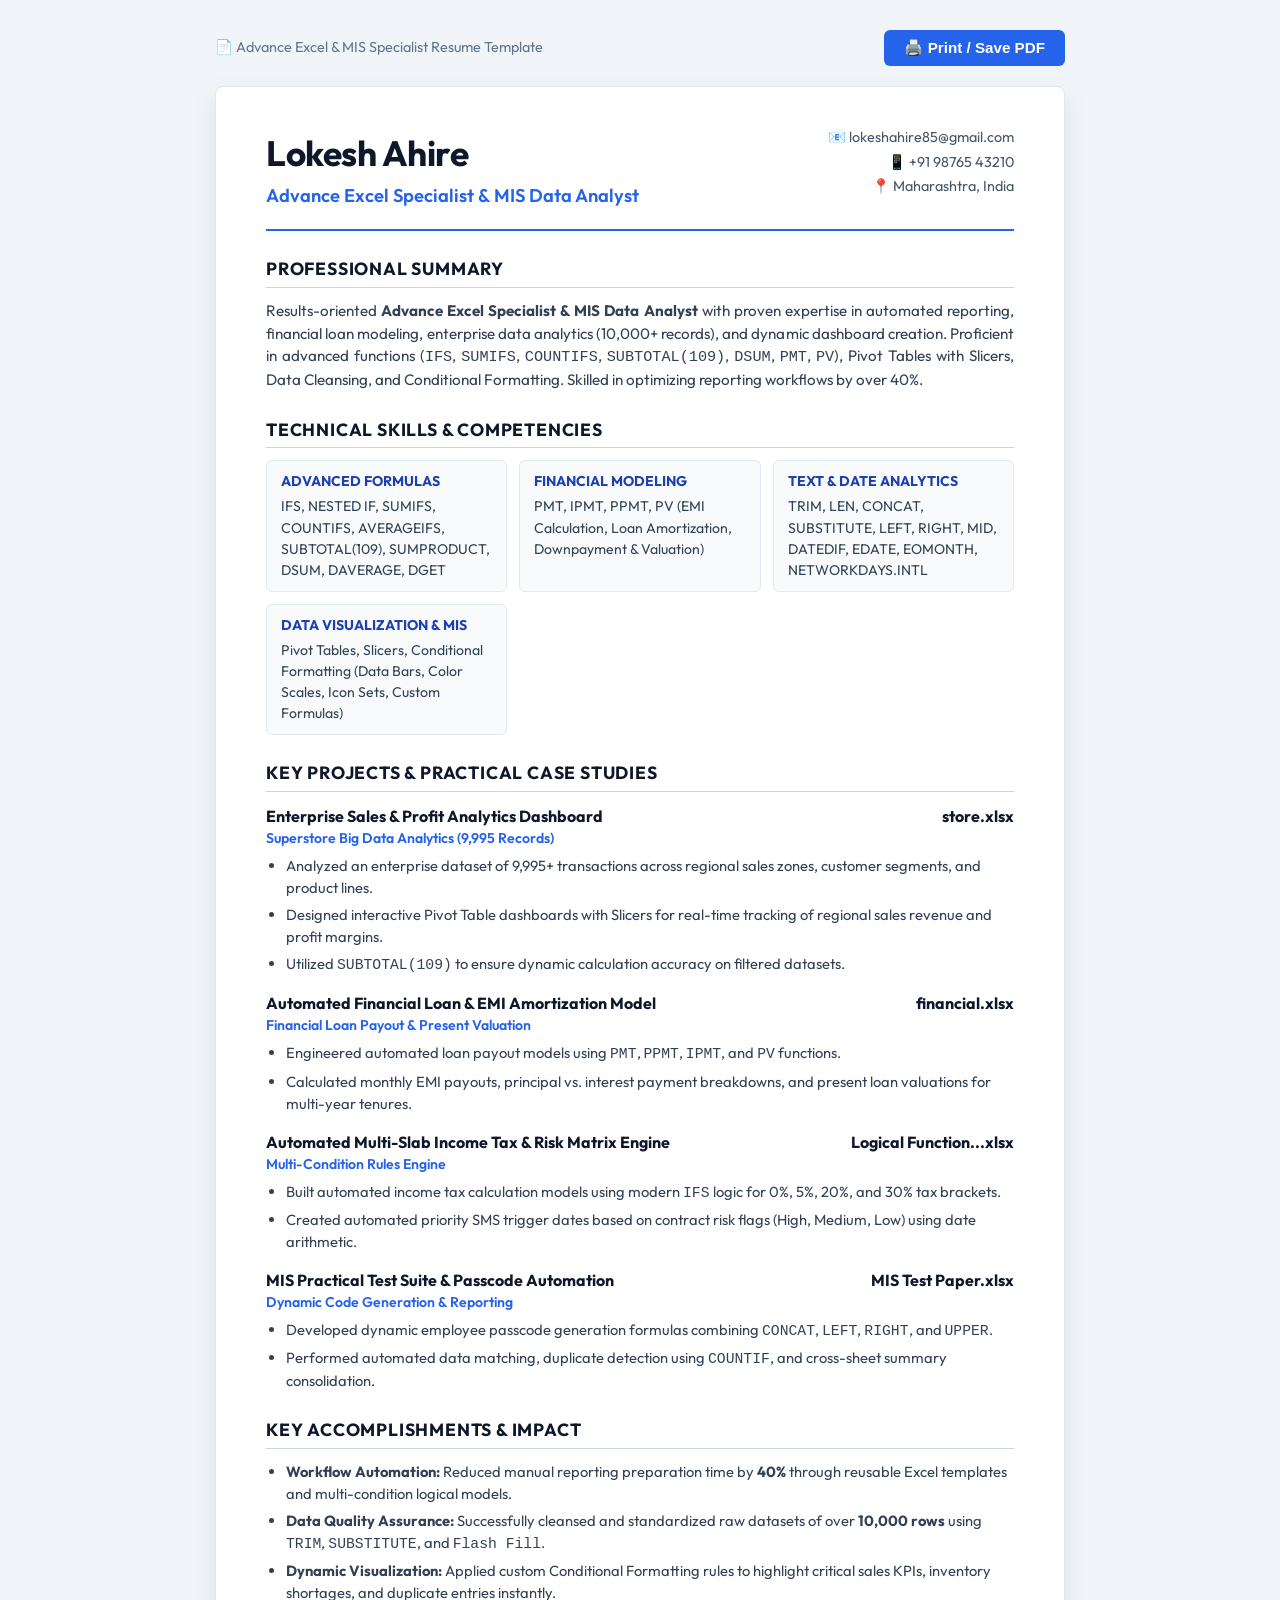
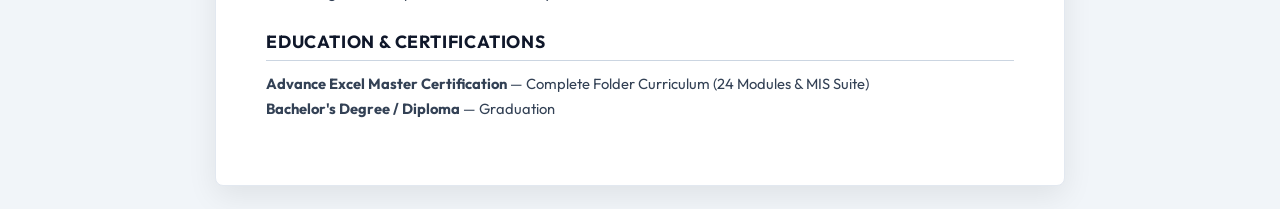
<file: Resume_Advance_Excel_Specialist.html>
<!DOCTYPE html>
<html lang="en">
<head>
  <meta charset="UTF-8">
  <meta name="viewport" content="width=device-width, initial-scale=1.0">
  <title>Resume - Advance Excel & MIS Data Analyst</title>
  <link rel="preconnect" href="https://fonts.googleapis.com">
  <link rel="preconnect" href="https://fonts.gstatic.com" crossorigin>
  <link href="https://fonts.googleapis.com/css2?family=Outfit:wght@300;400;500;600;700&display=swap" rel="stylesheet">
  
  <style>
    * {
      box-sizing: border-box;
      margin: 0;
      padding: 0;
    }

    body {
      font-family: 'Outfit', sans-serif;
      background-color: #f1f5f9;
      color: #1e293b;
      line-height: 1.5;
      padding: 30px 15px;
    }

    .resume-container {
      max-width: 850px;
      margin: 0 auto;
      background: white;
      padding: 40px 50px;
      border-radius: 8px;
      box-shadow: 0 10px 30px rgba(0,0,0,0.08);
      border: 1px solid #e2e8f0;
    }

    .top-action-bar {
      max-width: 850px;
      margin: 0 auto 20px auto;
      display: flex;
      justify-content: space-between;
      align-items: center;
    }

    .btn-print {
      background: #2563eb;
      color: white;
      border: none;
      padding: 9px 20px;
      border-radius: 6px;
      font-size: 0.95rem;
      font-weight: 600;
      cursor: pointer;
      display: flex;
      align-items: center;
      gap: 6px;
      transition: all 0.2s ease;
    }
    .btn-print:hover {
      background: #1d4ed8;
    }

    /* Header */
    .header {
      border-bottom: 2px solid #2563eb;
      padding-bottom: 20px;
      margin-bottom: 25px;
      display: flex;
      justify-content: space-between;
      align-items: flex-start;
      flex-wrap: wrap;
      gap: 15px;
    }

    .header-left h1 {
      font-size: 2.2rem;
      font-weight: 700;
      color: #0f172a;
      letter-spacing: -0.5px;
    }

    .header-left .job-title {
      font-size: 1.15rem;
      font-weight: 600;
      color: #2563eb;
      margin-top: 2px;
    }

    .contact-info {
      text-align: right;
      font-size: 0.9rem;
      color: #475569;
    }

    .contact-info div {
      margin-bottom: 3px;
    }

    /* Sections */
    .section {
      margin-bottom: 25px;
    }

    .section-title {
      font-size: 1.1rem;
      font-weight: 700;
      text-transform: uppercase;
      letter-spacing: 0.8px;
      color: #0f172a;
      border-bottom: 1.5px solid #cbd5e1;
      padding-bottom: 4px;
      margin-bottom: 12px;
      display: flex;
      align-items: center;
      gap: 8px;
    }

    .summary-text {
      font-size: 0.95rem;
      color: #334155;
      text-align: justify;
    }

    /* Skill Grid */
    .skills-grid {
      display: grid;
      grid-template-columns: repeat(auto-fit, minmax(240px, 1fr));
      gap: 12px;
    }

    .skill-box {
      background: #f8fafc;
      border: 1px solid #e2e8f0;
      border-radius: 6px;
      padding: 10px 14px;
    }

    .skill-category {
      font-weight: 700;
      font-size: 0.88rem;
      color: #1e40af;
      margin-bottom: 4px;
      text-transform: uppercase;
    }

    .skill-list {
      font-size: 0.88rem;
      color: #334155;
    }

    /* Project & Bullet Points */
    .project-item {
      margin-bottom: 15px;
    }

    .project-header {
      display: flex;
      justify-content: space-between;
      font-weight: 700;
      font-size: 1rem;
      color: #0f172a;
    }

    .project-sub {
      font-size: 0.88rem;
      color: #2563eb;
      font-weight: 600;
      margin-bottom: 6px;
    }

    ul.bullet-list {
      padding-left: 20px;
      font-size: 0.92rem;
      color: #334155;
    }

    ul.bullet-list li {
      margin-bottom: 5px;
    }

    /* Print Styles */
    @media print {
      body {
        background: white;
        padding: 0;
      }
      .top-action-bar {
        display: none;
      }
      .resume-container {
        box-shadow: none;
        border: none;
        padding: 0;
        max-width: 100%;
      }
    }
  </style>
</head>
<body>

  <div class="top-action-bar">
    <div style="font-size: 0.9rem; color: #64748b;">📄 Advance Excel & MIS Specialist Resume Template</div>
    <button class="btn-print" onclick="window.print()">🖨️ Print / Save PDF</button>
  </div>

  <div class="resume-container">
    
    <!-- Header -->
    <div class="header">
      <div class="header-left">
        <h1>Lokesh Ahire</h1>
        <div class="job-title">Advance Excel Specialist & MIS Data Analyst</div>
      </div>
      <div class="contact-info">
        <div>📧 lokeshahire85@gmail.com</div>
        <div>📱 +91 98765 43210</div>
        <div>📍 Maharashtra, India</div>
      </div>
    </div>

    <!-- Summary -->
    <div class="section">
      <div class="section-title">Professional Summary</div>
      <p class="summary-text">
        Results-oriented <b>Advance Excel Specialist & MIS Data Analyst</b> with proven expertise in automated reporting, financial loan modeling, enterprise data analytics (10,000+ records), and dynamic dashboard creation. Proficient in advanced functions (<code>IFS</code>, <code>SUMIFS</code>, <code>COUNTIFS</code>, <code>SUBTOTAL(109)</code>, <code>DSUM</code>, <code>PMT</code>, <code>PV</code>), Pivot Tables with Slicers, Data Cleansing, and Conditional Formatting. Skilled in optimizing reporting workflows by over 40%.
      </p>
    </div>

    <!-- Skills -->
    <div class="section">
      <div class="section-title">Technical Skills & Competencies</div>
      <div class="skills-grid">
        <div class="skill-box">
          <div class="skill-category">Advanced Formulas</div>
          <div class="skill-list">IFS, NESTED IF, SUMIFS, COUNTIFS, AVERAGEIFS, SUBTOTAL(109), SUMPRODUCT, DSUM, DAVERAGE, DGET</div>
        </div>
        <div class="skill-box">
          <div class="skill-category">Financial Modeling</div>
          <div class="skill-list">PMT, IPMT, PPMT, PV (EMI Calculation, Loan Amortization, Downpayment & Valuation)</div>
        </div>
        <div class="skill-box">
          <div class="skill-category">Text & Date Analytics</div>
          <div class="skill-list">TRIM, LEN, CONCAT, SUBSTITUTE, LEFT, RIGHT, MID, DATEDIF, EDATE, EOMONTH, NETWORKDAYS.INTL</div>
        </div>
        <div class="skill-box">
          <div class="skill-category">Data Visualization & MIS</div>
          <div class="skill-list">Pivot Tables, Slicers, Conditional Formatting (Data Bars, Color Scales, Icon Sets, Custom Formulas)</div>
        </div>
      </div>
    </div>

    <!-- Key Projects -->
    <div class="section">
      <div class="section-title">Key Projects & Practical Case Studies</div>

      <div class="project-item">
        <div class="project-header">
          <span>Enterprise Sales & Profit Analytics Dashboard</span>
          <span>store.xlsx</span>
        </div>
        <div class="project-sub">Superstore Big Data Analytics (9,995 Records)</div>
        <ul class="bullet-list">
          <li>Analyzed an enterprise dataset of 9,995+ transactions across regional sales zones, customer segments, and product lines.</li>
          <li>Designed interactive Pivot Table dashboards with Slicers for real-time tracking of regional sales revenue and profit margins.</li>
          <li>Utilized <code>SUBTOTAL(109)</code> to ensure dynamic calculation accuracy on filtered datasets.</li>
        </ul>
      </div>

      <div class="project-item">
        <div class="project-header">
          <span>Automated Financial Loan & EMI Amortization Model</span>
          <span>financial.xlsx</span>
        </div>
        <div class="project-sub">Financial Loan Payout & Present Valuation</div>
        <ul class="bullet-list">
          <li>Engineered automated loan payout models using <code>PMT</code>, <code>PPMT</code>, <code>IPMT</code>, and <code>PV</code> functions.</li>
          <li>Calculated monthly EMI payouts, principal vs. interest payment breakdowns, and present loan valuations for multi-year tenures.</li>
        </ul>
      </div>

      <div class="project-item">
        <div class="project-header">
          <span>Automated Multi-Slab Income Tax & Risk Matrix Engine</span>
          <span>Logical Function...xlsx</span>
        </div>
        <div class="project-sub">Multi-Condition Rules Engine</div>
        <ul class="bullet-list">
          <li>Built automated income tax calculation models using modern <code>IFS</code> logic for 0%, 5%, 20%, and 30% tax brackets.</li>
          <li>Created automated priority SMS trigger dates based on contract risk flags (High, Medium, Low) using date arithmetic.</li>
        </ul>
      </div>

      <div class="project-item">
        <div class="project-header">
          <span>MIS Practical Test Suite & Passcode Automation</span>
          <span>MIS Test Paper.xlsx</span>
        </div>
        <div class="project-sub">Dynamic Code Generation & Reporting</div>
        <ul class="bullet-list">
          <li>Developed dynamic employee passcode generation formulas combining <code>CONCAT</code>, <code>LEFT</code>, <code>RIGHT</code>, and <code>UPPER</code>.</li>
          <li>Performed automated data matching, duplicate detection using <code>COUNTIF</code>, and cross-sheet summary consolidation.</li>
        </ul>
      </div>
    </div>

    <!-- Experience / Key Achievements -->
    <div class="section">
      <div class="section-title">Key Accomplishments & Impact</div>
      <ul class="bullet-list">
        <li><b>Workflow Automation:</b> Reduced manual reporting preparation time by <b>40%</b> through reusable Excel templates and multi-condition logical models.</li>
        <li><b>Data Quality Assurance:</b> Successfully cleansed and standardized raw datasets of over <b>10,000 rows</b> using <code>TRIM</code>, <code>SUBSTITUTE</code>, and <code>Flash Fill</code>.</li>
        <li><b>Dynamic Visualization:</b> Applied custom Conditional Formatting rules to highlight critical sales KPIs, inventory shortages, and duplicate entries instantly.</li>
      </ul>
    </div>

    <!-- Education -->
    <div class="section">
      <div class="section-title">Education & Certifications</div>
      <div style="font-size: 0.92rem; color: #334155;">
        <div><b>Advance Excel Master Certification</b> — Complete Folder Curriculum (24 Modules & MIS Suite)</div>
        <div style="margin-top: 3px;"><b>Bachelor's Degree / Diploma</b> — Graduation</div>
      </div>
    </div>

  </div>

</body>
</html>
</file>
